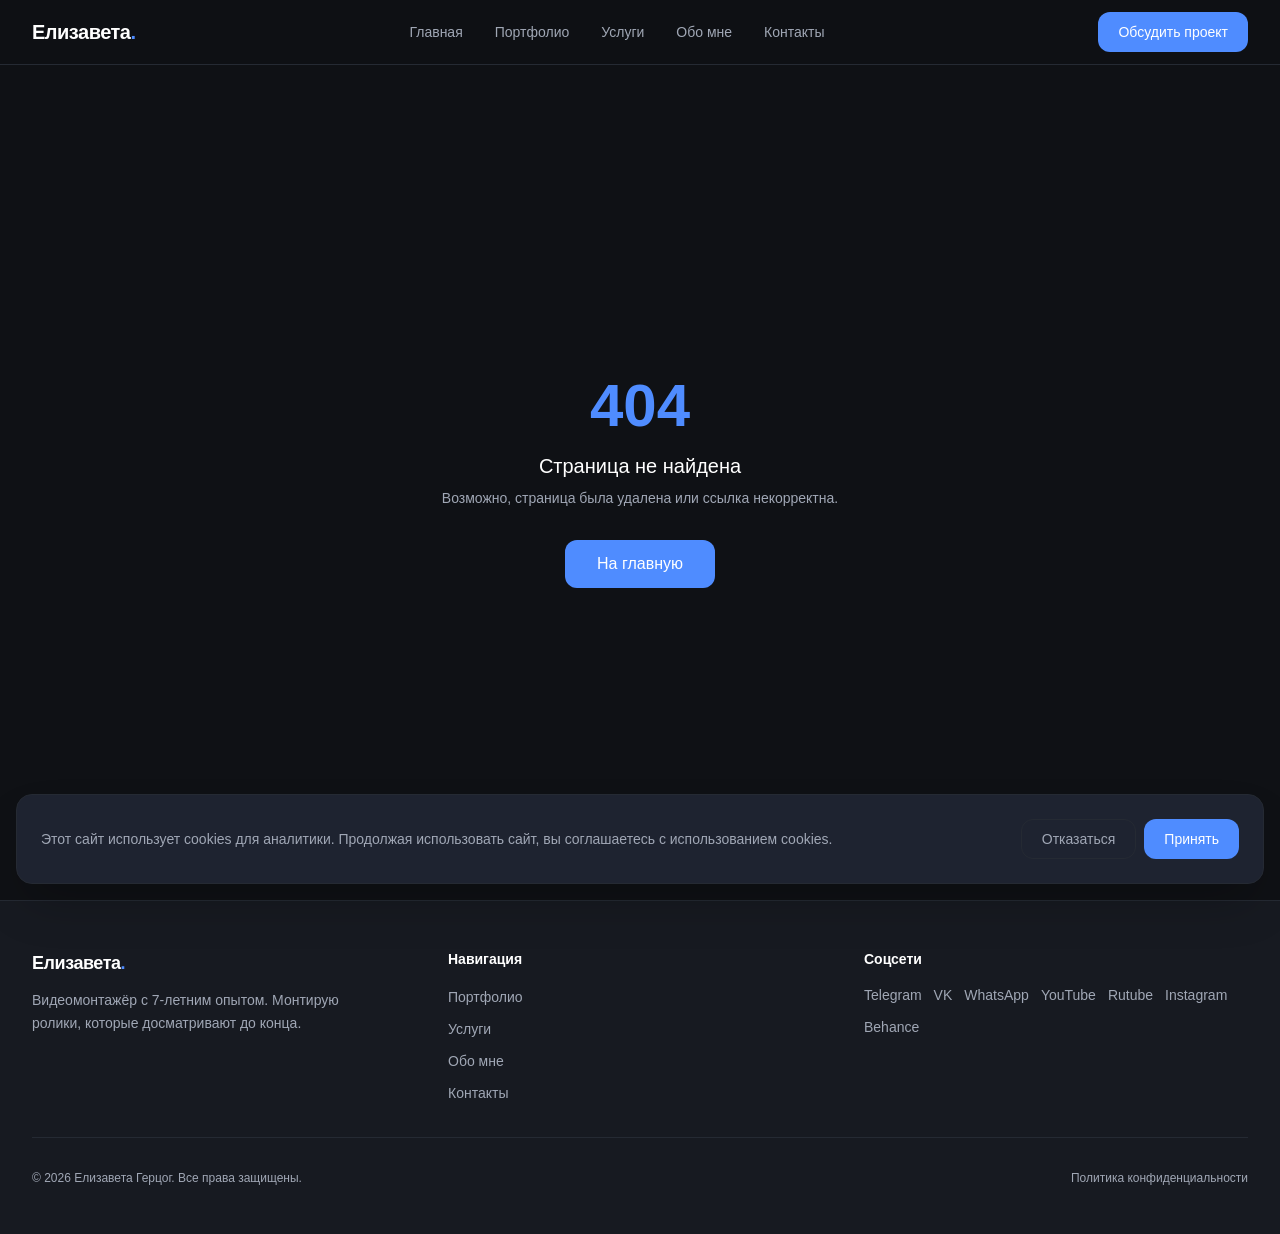
<file: _not-found.html>
<!DOCTYPE html><html lang="ru" class="h-full antialiased"><head><meta charSet="utf-8"/><meta name="viewport" content="width=device-width, initial-scale=1"/><link rel="stylesheet" href="/_next/static/chunks/3oob62g0uo38f.css" data-precedence="next"/><link rel="preload" as="script" fetchPriority="low" href="/_next/static/chunks/10qk6v6416kh8.js"/><script src="/_next/static/chunks/27jktro2p5rq9.js" async=""></script><script src="/_next/static/chunks/3rxl-jt3pdxgx.js" async=""></script><script src="/_next/static/chunks/082obv3v03b-9.js" async=""></script><script src="/_next/static/chunks/turbopack-0hhk52o46twmi.js" async=""></script><script src="/_next/static/chunks/1t2poc9vz9_js.js" async=""></script><script src="/_next/static/chunks/14mrh2-p_w84d.js" async=""></script><meta name="robots" content="noindex"/><title>Елизавета Герцог — видеомонтажёр | Портфолио</title><meta name="description" content="Профессиональный видеомонтаж рекламных роликов, контента для соцсетей, клипов и корпоративных фильмов. Более 7 лет опыта."/><meta property="og:title" content="Елизавета Герцог — видеомонтажёр"/><meta property="og:description" content="Профессиональный видеомонтаж рекламных роликов, контента для соцсетей, клипов и корпоративных фильмов."/><meta property="og:site_name" content="Елизавета Герцог — видеомонтажёр"/><meta property="og:type" content="website"/><meta name="twitter:card" content="summary"/><meta name="twitter:title" content="Елизавета Герцог — видеомонтажёр"/><meta name="twitter:description" content="Профессиональный видеомонтаж рекламных роликов, контента для соцсетей, клипов и корпоративных фильмов."/><link rel="icon" href="/favicon.ico?favicon.2vob68tjqpejf.ico" sizes="256x256" type="image/x-icon"/><script src="/_next/static/chunks/0cz1d0mv5g_q7.js" noModule=""></script></head><body class="min-h-full flex flex-col bg-bg-primary text-text-primary font-sans"><div hidden=""><!--$--><!--/$--></div><header class="fixed top-0 left-0 right-0 z-50 bg-header-bg backdrop-blur-xl border-b border-border-primary"><div class="mx-auto max-w-[1400px] px-4 sm:px-6 lg:px-8"><div class="flex h-16 items-center justify-between"><a class="text-xl font-bold tracking-tight text-text-primary hover:text-accent transition-colors" href="/">Елизавета<span class="text-accent">.</span></a><nav class="hidden md:flex items-center gap-8"><a class="text-sm font-medium transition-colors hover:text-accent text-text-secondary" href="/">Главная</a><a class="text-sm font-medium transition-colors hover:text-accent text-text-secondary" href="/portfolio">Портфолио</a><a class="text-sm font-medium transition-colors hover:text-accent text-text-secondary" href="/services">Услуги</a><a class="text-sm font-medium transition-colors hover:text-accent text-text-secondary" href="/about">Обо мне</a><a class="text-sm font-medium transition-colors hover:text-accent text-text-secondary" href="/contacts">Контакты</a></nav><a class="hidden md:inline-flex items-center h-10 px-5 text-sm font-medium rounded-xl bg-accent text-white hover:bg-accent-hover transition-all duration-200 hover:-translate-y-0.5" href="/contacts">Обсудить проект</a><button class="md:hidden flex flex-col gap-1.5 p-3 -mr-3 touch-manipulation" aria-label="Открыть меню"><span class="block h-0.5 w-6 bg-text-primary transition-all duration-200 "></span><span class="block h-0.5 w-6 bg-text-primary transition-all duration-200 "></span><span class="block h-0.5 w-6 bg-text-primary transition-all duration-200 "></span></button></div></div></header><main class="flex-1 pt-16"><div class="flex flex-col items-center justify-center min-h-[calc(100vh-4rem)] text-center px-4"><h1 class="text-6xl font-bold text-accent">404</h1><p class="mt-4 text-xl text-text-primary">Страница не найдена</p><p class="mt-2 text-sm text-text-secondary">Возможно, страница была удалена или ссылка некорректна.</p><a class="mt-8 inline-flex items-center h-12 px-8 text-base font-medium rounded-xl bg-accent text-white hover:bg-accent-hover transition-all duration-200" href="/">На главную</a></div><!--$--><!--/$--></main><footer class="border-t border-border-primary bg-bg-card"><div class="mx-auto max-w-[1400px] px-4 sm:px-6 lg:px-8 py-12"><div class="grid grid-cols-1 md:grid-cols-3 gap-8"><div><a class="text-lg font-bold tracking-tight text-text-primary" href="/">Елизавета<span class="text-accent">.</span></a><p class="mt-3 text-sm text-text-secondary leading-relaxed max-w-xs">Видеомонтажёр с 7-летним опытом. Монтирую ролики, которые досматривают до конца.</p></div><div><h3 class="text-sm font-semibold text-text-primary mb-4">Навигация</h3><ul class="space-y-2"><li><a class="text-sm text-text-secondary hover:text-accent transition-colors" href="/portfolio">Портфолио</a></li><li><a class="text-sm text-text-secondary hover:text-accent transition-colors" href="/services">Услуги</a></li><li><a class="text-sm text-text-secondary hover:text-accent transition-colors" href="/about">Обо мне</a></li><li><a class="text-sm text-text-secondary hover:text-accent transition-colors" href="/contacts">Контакты</a></li></ul></div><div><h3 class="text-sm font-semibold text-text-primary mb-4">Соцсети</h3><div class="flex flex-wrap gap-3"><a href="https://t.me/editor" target="_blank" rel="noopener noreferrer" class="text-sm text-text-secondary hover:text-accent transition-colors">Telegram</a><a href="https://vk.com/editor" target="_blank" rel="noopener noreferrer" class="text-sm text-text-secondary hover:text-accent transition-colors">VK</a><a href="https://wa.me/79991234567" target="_blank" rel="noopener noreferrer" class="text-sm text-text-secondary hover:text-accent transition-colors">WhatsApp</a><a href="https://youtube.com/@editor" target="_blank" rel="noopener noreferrer" class="text-sm text-text-secondary hover:text-accent transition-colors">YouTube</a><a href="https://rutube.ru/channel/editor" target="_blank" rel="noopener noreferrer" class="text-sm text-text-secondary hover:text-accent transition-colors">Rutube</a><a href="https://instagram.com/editor" target="_blank" rel="noopener noreferrer" class="text-sm text-text-secondary hover:text-accent transition-colors">Instagram</a><a href="https://behance.net/editor" target="_blank" rel="noopener noreferrer" class="text-sm text-text-secondary hover:text-accent transition-colors">Behance</a></div></div></div><div class="mt-8 pt-8 border-t border-border-primary flex flex-col sm:flex-row items-center justify-between gap-4"><p class="text-xs text-text-secondary">© <!-- -->2026<!-- --> Елизавета Герцог. Все права защищены.</p><a class="text-xs text-text-secondary hover:text-accent transition-colors" href="/policy">Политика конфиденциальности</a></div></div></footer><script src="/_next/static/chunks/10qk6v6416kh8.js" id="_R_" async=""></script><script>(self.__next_f=self.__next_f||[]).push([0])</script><script>self.__next_f.push([1,"1:\"$Sreact.fragment\"\n2:I[2971,[\"/_next/static/chunks/1t2poc9vz9_js.js\",\"/_next/static/chunks/14mrh2-p_w84d.js\"],\"Header\"]\n3:I[39756,[\"/_next/static/chunks/1t2poc9vz9_js.js\",\"/_next/static/chunks/14mrh2-p_w84d.js\"],\"default\"]\n4:I[37457,[\"/_next/static/chunks/1t2poc9vz9_js.js\",\"/_next/static/chunks/14mrh2-p_w84d.js\"],\"default\"]\n5:I[22016,[\"/_next/static/chunks/1t2poc9vz9_js.js\",\"/_next/static/chunks/14mrh2-p_w84d.js\"],\"\"]\nf:I[68027,[\"/_next/static/chunks/1t2poc9vz9_js.js\",\"/_next/static/chunks/14mrh2-p_w84d.js\"],\"default\",1]\n:HL[\"/_next/static/chunks/3oob62g0uo38f.css\",\"style\"]\n"])</script><script>self.__next_f.push([1,"0:{\"P\":null,\"c\":[\"\",\"_not-found\"],\"q\":\"\",\"i\":false,\"f\":[[[\"\",{\"children\":[\"/_not-found\",{\"children\":[\"__PAGE__\",{}]}]},\"$undefined\",\"$undefined\",16],[[\"$\",\"$1\",\"c\",{\"children\":[[[\"$\",\"link\",\"0\",{\"rel\":\"stylesheet\",\"href\":\"/_next/static/chunks/3oob62g0uo38f.css\",\"precedence\":\"next\",\"crossOrigin\":\"$undefined\",\"nonce\":\"$undefined\"}],[\"$\",\"script\",\"script-0\",{\"src\":\"/_next/static/chunks/1t2poc9vz9_js.js\",\"async\":true,\"nonce\":\"$undefined\"}],[\"$\",\"script\",\"script-1\",{\"src\":\"/_next/static/chunks/14mrh2-p_w84d.js\",\"async\":true,\"nonce\":\"$undefined\"}]],[\"$\",\"html\",null,{\"lang\":\"ru\",\"className\":\"h-full antialiased\",\"children\":[\"$\",\"body\",null,{\"className\":\"min-h-full flex flex-col bg-bg-primary text-text-primary font-sans\",\"children\":[[\"$\",\"$L2\",null,{}],[\"$\",\"main\",null,{\"className\":\"flex-1 pt-16\",\"children\":[\"$\",\"$L3\",null,{\"parallelRouterKey\":\"children\",\"error\":\"$undefined\",\"errorStyles\":\"$undefined\",\"errorScripts\":\"$undefined\",\"template\":[\"$\",\"$L4\",null,{}],\"templateStyles\":\"$undefined\",\"templateScripts\":\"$undefined\",\"notFound\":[[\"$\",\"div\",null,{\"className\":\"flex flex-col items-center justify-center min-h-[calc(100vh-4rem)] text-center px-4\",\"children\":[[\"$\",\"h1\",null,{\"className\":\"text-6xl font-bold text-accent\",\"children\":\"404\"}],[\"$\",\"p\",null,{\"className\":\"mt-4 text-xl text-text-primary\",\"children\":\"Страница не найдена\"}],[\"$\",\"p\",null,{\"className\":\"mt-2 text-sm text-text-secondary\",\"children\":\"Возможно, страница была удалена или ссылка некорректна.\"}],[\"$\",\"$L5\",null,{\"href\":\"/\",\"className\":\"mt-8 inline-flex items-center h-12 px-8 text-base font-medium rounded-xl bg-accent text-white hover:bg-accent-hover transition-all duration-200\",\"children\":\"На главную\"}]]}],[]],\"forbidden\":\"$undefined\",\"unauthorized\":\"$undefined\"}]}],[\"$\",\"footer\",null,{\"className\":\"border-t border-border-primary bg-bg-card\",\"children\":[\"$\",\"div\",null,{\"className\":\"mx-auto max-w-[1400px] px-4 sm:px-6 lg:px-8 py-12\",\"children\":[[\"$\",\"div\",null,{\"className\":\"grid grid-cols-1 md:grid-cols-3 gap-8\",\"children\":[[\"$\",\"div\",null,{\"children\":[[\"$\",\"$L5\",null,{\"href\":\"/\",\"className\":\"text-lg font-bold tracking-tight text-text-primary\",\"children\":[\"Елизавета\",[\"$\",\"span\",null,{\"className\":\"text-accent\",\"children\":\".\"}]]}],[\"$\",\"p\",null,{\"className\":\"mt-3 text-sm text-text-secondary leading-relaxed max-w-xs\",\"children\":\"Видеомонтажёр с 7-летним опытом. Монтирую ролики, которые досматривают до конца.\"}]]}],[\"$\",\"div\",null,{\"children\":[[\"$\",\"h3\",null,{\"className\":\"text-sm font-semibold text-text-primary mb-4\",\"children\":\"Навигация\"}],[\"$\",\"ul\",null,{\"className\":\"space-y-2\",\"children\":[[\"$\",\"li\",\"/portfolio\",{\"children\":[\"$\",\"$L5\",null,{\"href\":\"/portfolio\",\"className\":\"text-sm text-text-secondary hover:text-accent transition-colors\",\"children\":\"Портфолио\"}]}],[\"$\",\"li\",\"/services\",{\"children\":[\"$\",\"$L5\",null,{\"href\":\"/services\",\"className\":\"text-sm text-text-secondary hover:text-accent transition-colors\",\"children\":\"Услуги\"}]}],[\"$\",\"li\",\"/about\",{\"children\":[\"$\",\"$L5\",null,{\"href\":\"/about\",\"className\":\"text-sm text-text-secondary hover:text-accent transition-colors\",\"children\":\"Обо мне\"}]}],[\"$\",\"li\",\"/contacts\",{\"children\":[\"$\",\"$L5\",null,{\"href\":\"/contacts\",\"className\":\"text-sm text-text-secondary hover:text-accent transition-colors\",\"children\":\"Контакты\"}]}]]}]]}],[\"$\",\"div\",null,{\"children\":[[\"$\",\"h3\",null,{\"className\":\"text-sm font-semibold text-text-primary mb-4\",\"children\":\"Соцсети\"}],[\"$\",\"div\",null,{\"className\":\"flex flex-wrap gap-3\",\"children\":[[\"$\",\"a\",null,{\"href\":\"https://t.me/editor\",\"target\":\"_blank\",\"rel\":\"noopener noreferrer\",\"className\":\"text-sm text-text-secondary hover:text-accent transition-colors\",\"children\":\"Telegram\"}],[\"$\",\"a\",null,{\"href\":\"https://vk.com/editor\",\"target\":\"_blank\",\"rel\":\"noopener noreferrer\",\"className\":\"text-sm text-text-secondary hover:text-accent transition-colors\",\"children\":\"VK\"}],[\"$\",\"a\",null,{\"href\":\"https://wa.me/79991234567\",\"target\":\"_blank\",\"rel\":\"noopener noreferrer\",\"className\":\"text-sm text-text-secondary hover:text-accent transition-colors\",\"children\":\"WhatsApp\"}],[\"$\",\"a\",null,{\"href\":\"https://youtube.com/@editor\",\"target\":\"_blank\",\"rel\":\"noopener noreferrer\",\"className\":\"text-sm text-text-secondary hover:text-accent transition-colors\",\"children\":\"YouTube\"}],[\"$\",\"a\",null,{\"href\":\"https://rutube.ru/channel/editor\",\"target\":\"_blank\",\"rel\":\"noopener noreferrer\",\"className\":\"text-sm text-text-secondary hover:text-accent transition-colors\",\"children\":\"Rutube\"}],\"$L6\",\"$L7\"]}]]}]]}],\"$L8\"]}]}],\"$L9\",\"$La\"]}]}]]}],{\"children\":[\"$Lb\",{\"children\":[\"$Lc\",{},null,false,null]},null,false,\"$@d\"]},null,false,null],\"$Le\",false]],\"m\":\"$undefined\",\"G\":[\"$f\",[\"$L10\"]],\"S\":true,\"h\":null,\"s\":\"$undefined\",\"l\":\"$undefined\",\"p\":\"$undefined\",\"d\":\"$undefined\",\"b\":\"LYtJGUkDXsnBd4_8rW0sw\"}\n"])</script><script>self.__next_f.push([1,"11:I[40244,[\"/_next/static/chunks/1t2poc9vz9_js.js\",\"/_next/static/chunks/14mrh2-p_w84d.js\"],\"CookieBanner\"]\n12:I[60756,[\"/_next/static/chunks/1t2poc9vz9_js.js\",\"/_next/static/chunks/14mrh2-p_w84d.js\"],\"YandexMetrics\"]\n13:I[97367,[\"/_next/static/chunks/1t2poc9vz9_js.js\",\"/_next/static/chunks/14mrh2-p_w84d.js\"],\"OutletBoundary\"]\n14:\"$Sreact.suspense\"\n17:I[97367,[\"/_next/static/chunks/1t2poc9vz9_js.js\",\"/_next/static/chunks/14mrh2-p_w84d.js\"],\"ViewportBoundary\"]\n19:I[97367,[\"/_next/static/chunks/1t2poc9vz9_js.js\",\"/_next/static/chunks/14mrh2-p_w84d.js\"],\"MetadataBoundary\"]\n6:[\"$\",\"a\",null,{\"href\":\"https://instagram.com/editor\",\"target\":\"_blank\",\"rel\":\"noopener noreferrer\",\"className\":\"text-sm text-text-secondary hover:text-accent transition-colors\",\"children\":\"Instagram\"}]\n7:[\"$\",\"a\",null,{\"href\":\"https://behance.net/editor\",\"target\":\"_blank\",\"rel\":\"noopener noreferrer\",\"className\":\"text-sm text-text-secondary hover:text-accent transition-colors\",\"children\":\"Behance\"}]\n8:[\"$\",\"div\",null,{\"className\":\"mt-8 pt-8 border-t border-border-primary flex flex-col sm:flex-row items-center justify-between gap-4\",\"children\":[[\"$\",\"p\",null,{\"className\":\"text-xs text-text-secondary\",\"children\":[\"© \",2026,\" Елизавета Герцог. Все права защищены.\"]}],[\"$\",\"$L5\",null,{\"href\":\"/policy\",\"className\":\"text-xs text-text-secondary hover:text-accent transition-colors\",\"children\":\"Политика конфиденциальности\"}]]}]\n9:[\"$\",\"$L11\",null,{}]\na:[\"$\",\"$L12\",null,{}]\nb:[\"$\",\"$1\",\"c\",{\"children\":[null,[\"$\",\"$L3\",null,{\"parallelRouterKey\":\"children\",\"error\":\"$undefined\",\"errorStyles\":\"$undefined\",\"errorScripts\":\"$undefined\",\"template\":[\"$\",\"$L4\",null,{}],\"templateStyles\":\"$undefined\",\"templateScripts\":\"$undefined\",\"notFound\":\"$undefined\",\"forbidden\":\"$undefined\",\"unauthorized\":\"$undefined\"}]]}]\nc:[\"$\",\"$1\",\"c\",{\"children\":[[\"$\",\"div\",null,{\"className\":\"flex flex-col items-center justify-center min-h-[calc(100vh-4rem)] text-center px-4\",\"children\":[[\"$\",\"h1\",null,{\"className\":\"text-6xl font-bold text-accent\",\"children\":\"404\"}],[\"$\",\"p\",null,{\"className\":\"mt-4 text-xl text-text-primary\",\"children\":\"Страница не найдена\"}],[\"$\",\"p\",null,{\"className\":\"mt-2 text-sm text-text-secondary\",\"children\":\"Возможно, страница была удалена или ссылка некорректна.\"}],[\"$\",\"$L5\",null,{\"href\":\"/\",\"className\":\"mt-8 inline-flex items-center h-12 px-8 text-base font-medium rounded-xl bg-accent text-white hover:bg-accent-hover transition-all duration-200\",\"children\":\"На главную\"}]]}],null,[\"$\",\"$L13\",null,{\"children\":[\"$\",\"$14\",null,{\"name\":\"Next.MetadataOutlet\",\"children\":\"$@15\"}]}]]}]\n16:[]\nd:\"$W16\"\ne:[\"$\",\"$1\",\"h\",{\"children\":[[\"$\",\"meta\",null,{\"name\":\"robots\",\"content\":\"noindex\"}],[\"$\",\"$L17\",null,{\"children\":\"$L18\"}],[\"$\",\"div\",null,{\"hidden\":true,\"children\":[\"$\",\"$L19\",null,{\"children\":[\"$\",\"$14\",null,{\"name\":\"Next.Metadata\",\"children\":\"$L1a\"}]}]}],null]}]\n10:[\"$\",\"link\",\"0\",{\"rel\":\"stylesheet\",\"href\":\"/_next/static/chunks/3oob62g0uo38f.css\",\"precedence\":\"next\",\"crossOrigin\":\"$undefined\",\"nonce\":\"$undefined\"}]\n"])</script><script>self.__next_f.push([1,"18:[[\"$\",\"meta\",\"0\",{\"charSet\":\"utf-8\"}],[\"$\",\"meta\",\"1\",{\"name\":\"viewport\",\"content\":\"width=device-width, initial-scale=1\"}]]\n"])</script><script>self.__next_f.push([1,"1b:I[27201,[\"/_next/static/chunks/1t2poc9vz9_js.js\",\"/_next/static/chunks/14mrh2-p_w84d.js\"],\"IconMark\"]\n15:null\n1a:[[\"$\",\"title\",\"0\",{\"children\":\"Елизавета Герцог — видеомонтажёр | Портфолио\"}],[\"$\",\"meta\",\"1\",{\"name\":\"description\",\"content\":\"Профессиональный видеомонтаж рекламных роликов, контента для соцсетей, клипов и корпоративных фильмов. Более 7 лет опыта.\"}],[\"$\",\"meta\",\"2\",{\"property\":\"og:title\",\"content\":\"Елизавета Герцог — видеомонтажёр\"}],[\"$\",\"meta\",\"3\",{\"property\":\"og:description\",\"content\":\"Профессиональный видеомонтаж рекламных роликов, контента для соцсетей, клипов и корпоративных фильмов.\"}],[\"$\",\"meta\",\"4\",{\"property\":\"og:site_name\",\"content\":\"Елизавета Герцог — видеомонтажёр\"}],[\"$\",\"meta\",\"5\",{\"property\":\"og:type\",\"content\":\"website\"}],[\"$\",\"meta\",\"6\",{\"name\":\"twitter:card\",\"content\":\"summary\"}],[\"$\",\"meta\",\"7\",{\"name\":\"twitter:title\",\"content\":\"Елизавета Герцог — видеомонтажёр\"}],[\"$\",\"meta\",\"8\",{\"name\":\"twitter:description\",\"content\":\"Профессиональный видеомонтаж рекламных роликов, контента для соцсетей, клипов и корпоративных фильмов.\"}],[\"$\",\"link\",\"9\",{\"rel\":\"icon\",\"href\":\"/favicon.ico?favicon.2vob68tjqpejf.ico\",\"sizes\":\"256x256\",\"type\":\"image/x-icon\"}],[\"$\",\"$L1b\",\"10\",{}]]\n"])</script></body></html>
</file>
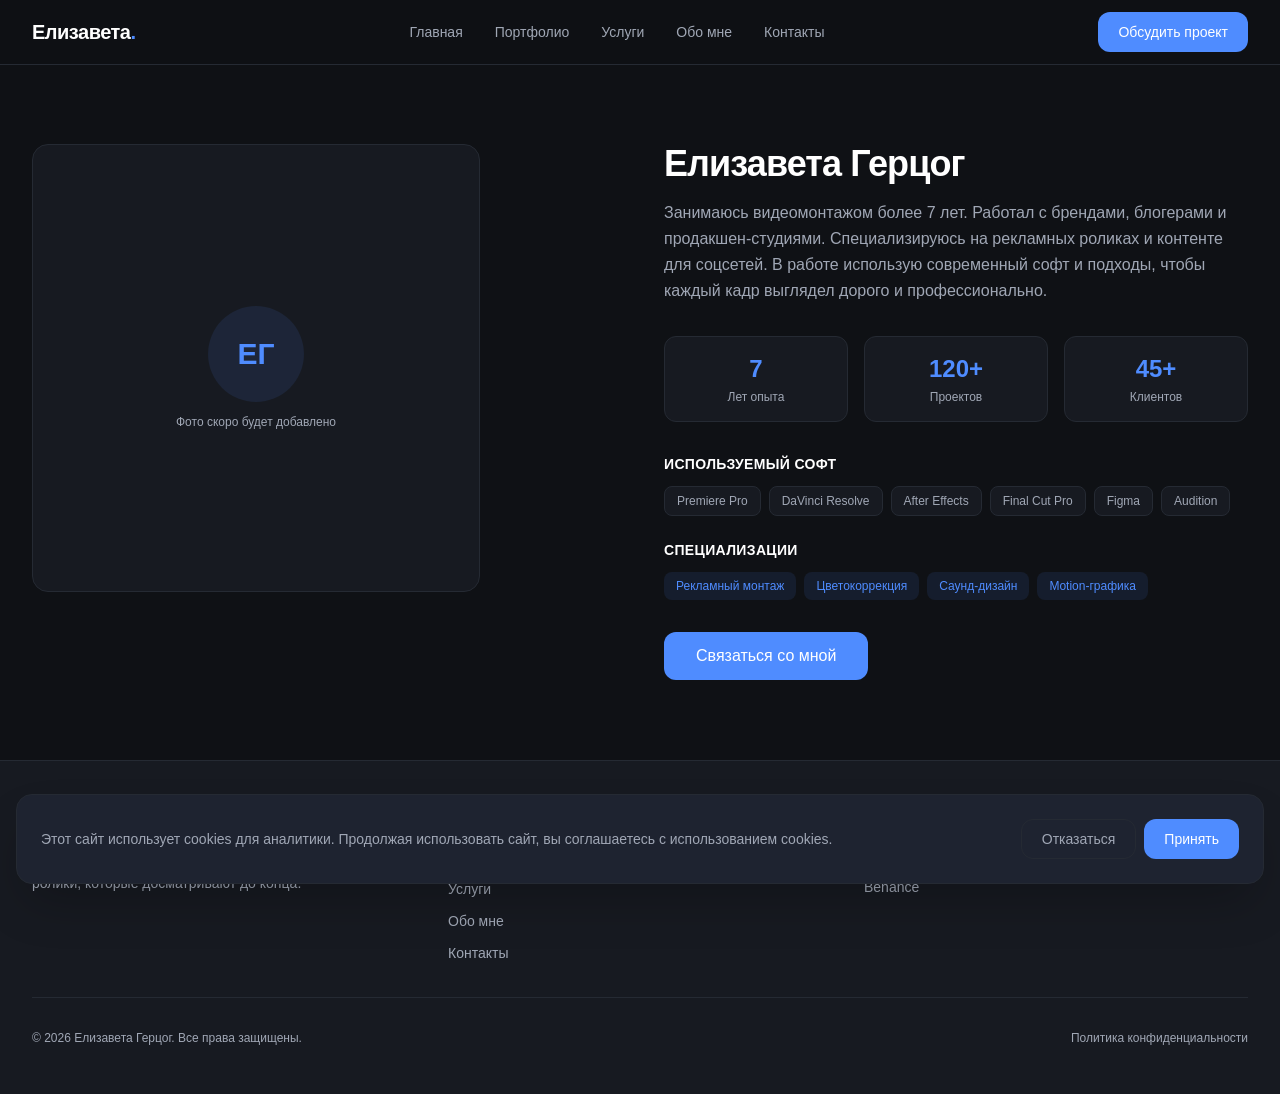
<file: about.html>
<!DOCTYPE html><html lang="ru" class="h-full antialiased"><head><meta charSet="utf-8"/><meta name="viewport" content="width=device-width, initial-scale=1"/><link rel="stylesheet" href="/_next/static/chunks/3oob62g0uo38f.css" data-precedence="next"/><link rel="preload" as="script" fetchPriority="low" href="/_next/static/chunks/10qk6v6416kh8.js"/><script src="/_next/static/chunks/27jktro2p5rq9.js" async=""></script><script src="/_next/static/chunks/3rxl-jt3pdxgx.js" async=""></script><script src="/_next/static/chunks/082obv3v03b-9.js" async=""></script><script src="/_next/static/chunks/turbopack-0hhk52o46twmi.js" async=""></script><script src="/_next/static/chunks/1t2poc9vz9_js.js" async=""></script><script src="/_next/static/chunks/14mrh2-p_w84d.js" async=""></script><title>Елизавета Герцог — видеомонтажёр | Портфолио</title><meta name="description" content="Профессиональный видеомонтаж рекламных роликов, контента для соцсетей, клипов и корпоративных фильмов. Более 7 лет опыта."/><meta property="og:title" content="Елизавета Герцог — видеомонтажёр"/><meta property="og:description" content="Профессиональный видеомонтаж рекламных роликов, контента для соцсетей, клипов и корпоративных фильмов."/><meta property="og:site_name" content="Елизавета Герцог — видеомонтажёр"/><meta property="og:type" content="website"/><meta name="twitter:card" content="summary"/><meta name="twitter:title" content="Елизавета Герцог — видеомонтажёр"/><meta name="twitter:description" content="Профессиональный видеомонтаж рекламных роликов, контента для соцсетей, клипов и корпоративных фильмов."/><link rel="icon" href="/favicon.ico?favicon.2vob68tjqpejf.ico" sizes="256x256" type="image/x-icon"/><script src="/_next/static/chunks/0cz1d0mv5g_q7.js" noModule=""></script></head><body class="min-h-full flex flex-col bg-bg-primary text-text-primary font-sans"><div hidden=""><!--$--><!--/$--></div><header class="fixed top-0 left-0 right-0 z-50 bg-header-bg backdrop-blur-xl border-b border-border-primary"><div class="mx-auto max-w-[1400px] px-4 sm:px-6 lg:px-8"><div class="flex h-16 items-center justify-between"><a class="text-xl font-bold tracking-tight text-text-primary hover:text-accent transition-colors" href="/">Елизавета<span class="text-accent">.</span></a><nav class="hidden md:flex items-center gap-8"><a class="text-sm font-medium transition-colors hover:text-accent text-text-secondary" href="/">Главная</a><a class="text-sm font-medium transition-colors hover:text-accent text-text-secondary" href="/portfolio">Портфолио</a><a class="text-sm font-medium transition-colors hover:text-accent text-text-secondary" href="/services">Услуги</a><a class="text-sm font-medium transition-colors hover:text-accent text-accent" href="/about">Обо мне</a><a class="text-sm font-medium transition-colors hover:text-accent text-text-secondary" href="/contacts">Контакты</a></nav><a class="hidden md:inline-flex items-center h-10 px-5 text-sm font-medium rounded-xl bg-accent text-white hover:bg-accent-hover transition-all duration-200 hover:-translate-y-0.5" href="/contacts">Обсудить проект</a><button class="md:hidden flex flex-col gap-1.5 p-3 -mr-3 touch-manipulation" aria-label="Открыть меню"><span class="block h-0.5 w-6 bg-text-primary transition-all duration-200 "></span><span class="block h-0.5 w-6 bg-text-primary transition-all duration-200 "></span><span class="block h-0.5 w-6 bg-text-primary transition-all duration-200 "></span></button></div></div></header><main class="flex-1 pt-16"><div class="mx-auto max-w-[1400px] px-4 sm:px-6 lg:px-8 py-12 sm:py-20"><div class="grid grid-cols-1 lg:grid-cols-2 gap-12 items-start"><div><div class="aspect-square max-w-md rounded-2xl bg-bg-card border border-border-primary flex items-center justify-center mx-auto lg:mx-0"><div class="text-center"><div class="w-24 h-24 rounded-full bg-accent/10 flex items-center justify-center mx-auto"><span class="text-3xl font-bold text-accent">ЕГ</span></div><p class="mt-3 text-xs text-text-secondary">Фото скоро будет добавлено</p></div></div></div><div><h1 class="text-3xl sm:text-4xl font-bold tracking-tight">Елизавета Герцог</h1><p class="mt-4 text-text-secondary leading-relaxed">Занимаюсь видеомонтажом более 7 лет. Работал с брендами, блогерами и продакшен-студиями. Специализируюсь на рекламных роликах и контенте для соцсетей. В работе использую современный софт и подходы, чтобы каждый кадр выглядел дорого и профессионально.</p><div class="mt-8 grid grid-cols-3 gap-4"><div class="p-4 rounded-xl bg-bg-card border border-border-primary text-center"><p class="text-2xl font-bold text-accent">7</p><p class="text-xs text-text-secondary mt-1">Лет опыта</p></div><div class="p-4 rounded-xl bg-bg-card border border-border-primary text-center"><p class="text-2xl font-bold text-accent">120<!-- -->+</p><p class="text-xs text-text-secondary mt-1">Проектов</p></div><div class="p-4 rounded-xl bg-bg-card border border-border-primary text-center"><p class="text-2xl font-bold text-accent">45<!-- -->+</p><p class="text-xs text-text-secondary mt-1">Клиентов</p></div></div><div class="mt-8"><h2 class="text-sm font-semibold text-text-primary uppercase tracking-wide">Используемый софт</h2><div class="mt-3 flex flex-wrap gap-2"><span class="px-3 py-1.5 text-xs font-medium rounded-lg bg-bg-card border border-border-primary text-text-secondary">Premiere Pro</span><span class="px-3 py-1.5 text-xs font-medium rounded-lg bg-bg-card border border-border-primary text-text-secondary">DaVinci Resolve</span><span class="px-3 py-1.5 text-xs font-medium rounded-lg bg-bg-card border border-border-primary text-text-secondary">After Effects</span><span class="px-3 py-1.5 text-xs font-medium rounded-lg bg-bg-card border border-border-primary text-text-secondary">Final Cut Pro</span><span class="px-3 py-1.5 text-xs font-medium rounded-lg bg-bg-card border border-border-primary text-text-secondary">Figma</span><span class="px-3 py-1.5 text-xs font-medium rounded-lg bg-bg-card border border-border-primary text-text-secondary">Audition</span></div></div><div class="mt-6"><h2 class="text-sm font-semibold text-text-primary uppercase tracking-wide">Специализации</h2><div class="mt-3 flex flex-wrap gap-2"><span class="px-3 py-1.5 text-xs font-medium rounded-lg bg-accent/10 text-accent">Рекламный монтаж</span><span class="px-3 py-1.5 text-xs font-medium rounded-lg bg-accent/10 text-accent">Цветокоррекция</span><span class="px-3 py-1.5 text-xs font-medium rounded-lg bg-accent/10 text-accent">Саунд-дизайн</span><span class="px-3 py-1.5 text-xs font-medium rounded-lg bg-accent/10 text-accent">Motion-графика</span></div></div><div class="mt-8"><a class="inline-flex items-center h-12 px-8 text-base font-medium rounded-xl transition-all duration-200 hover:-translate-y-0.5 active:translate-y-0 bg-accent text-white hover:bg-accent-hover " href="/contacts">Связаться со мной</a></div></div></div></div><!--$--><!--/$--></main><footer class="border-t border-border-primary bg-bg-card"><div class="mx-auto max-w-[1400px] px-4 sm:px-6 lg:px-8 py-12"><div class="grid grid-cols-1 md:grid-cols-3 gap-8"><div><a class="text-lg font-bold tracking-tight text-text-primary" href="/">Елизавета<span class="text-accent">.</span></a><p class="mt-3 text-sm text-text-secondary leading-relaxed max-w-xs">Видеомонтажёр с 7-летним опытом. Монтирую ролики, которые досматривают до конца.</p></div><div><h3 class="text-sm font-semibold text-text-primary mb-4">Навигация</h3><ul class="space-y-2"><li><a class="text-sm text-text-secondary hover:text-accent transition-colors" href="/portfolio">Портфолио</a></li><li><a class="text-sm text-text-secondary hover:text-accent transition-colors" href="/services">Услуги</a></li><li><a class="text-sm text-text-secondary hover:text-accent transition-colors" href="/about">Обо мне</a></li><li><a class="text-sm text-text-secondary hover:text-accent transition-colors" href="/contacts">Контакты</a></li></ul></div><div><h3 class="text-sm font-semibold text-text-primary mb-4">Соцсети</h3><div class="flex flex-wrap gap-3"><a href="https://t.me/editor" target="_blank" rel="noopener noreferrer" class="text-sm text-text-secondary hover:text-accent transition-colors">Telegram</a><a href="https://vk.com/editor" target="_blank" rel="noopener noreferrer" class="text-sm text-text-secondary hover:text-accent transition-colors">VK</a><a href="https://wa.me/79991234567" target="_blank" rel="noopener noreferrer" class="text-sm text-text-secondary hover:text-accent transition-colors">WhatsApp</a><a href="https://youtube.com/@editor" target="_blank" rel="noopener noreferrer" class="text-sm text-text-secondary hover:text-accent transition-colors">YouTube</a><a href="https://rutube.ru/channel/editor" target="_blank" rel="noopener noreferrer" class="text-sm text-text-secondary hover:text-accent transition-colors">Rutube</a><a href="https://instagram.com/editor" target="_blank" rel="noopener noreferrer" class="text-sm text-text-secondary hover:text-accent transition-colors">Instagram</a><a href="https://behance.net/editor" target="_blank" rel="noopener noreferrer" class="text-sm text-text-secondary hover:text-accent transition-colors">Behance</a></div></div></div><div class="mt-8 pt-8 border-t border-border-primary flex flex-col sm:flex-row items-center justify-between gap-4"><p class="text-xs text-text-secondary">© <!-- -->2026<!-- --> Елизавета Герцог. Все права защищены.</p><a class="text-xs text-text-secondary hover:text-accent transition-colors" href="/policy">Политика конфиденциальности</a></div></div></footer><script src="/_next/static/chunks/10qk6v6416kh8.js" id="_R_" async=""></script><script>(self.__next_f=self.__next_f||[]).push([0])</script><script>self.__next_f.push([1,"1:\"$Sreact.fragment\"\n2:I[2971,[\"/_next/static/chunks/1t2poc9vz9_js.js\",\"/_next/static/chunks/14mrh2-p_w84d.js\"],\"Header\"]\n3:I[39756,[\"/_next/static/chunks/1t2poc9vz9_js.js\",\"/_next/static/chunks/14mrh2-p_w84d.js\"],\"default\"]\n4:I[37457,[\"/_next/static/chunks/1t2poc9vz9_js.js\",\"/_next/static/chunks/14mrh2-p_w84d.js\"],\"default\"]\n5:I[22016,[\"/_next/static/chunks/1t2poc9vz9_js.js\",\"/_next/static/chunks/14mrh2-p_w84d.js\"],\"\"]\ne:I[68027,[\"/_next/static/chunks/1t2poc9vz9_js.js\",\"/_next/static/chunks/14mrh2-p_w84d.js\"],\"default\",1]\n:HL[\"/_next/static/chunks/3oob62g0uo38f.css\",\"style\"]\n"])</script><script>self.__next_f.push([1,"0:{\"P\":null,\"c\":[\"\",\"about\"],\"q\":\"\",\"i\":false,\"f\":[[[\"\",{\"children\":[\"about\",{\"children\":[\"__PAGE__\",{}]}]},\"$undefined\",\"$undefined\",16],[[\"$\",\"$1\",\"c\",{\"children\":[[[\"$\",\"link\",\"0\",{\"rel\":\"stylesheet\",\"href\":\"/_next/static/chunks/3oob62g0uo38f.css\",\"precedence\":\"next\",\"crossOrigin\":\"$undefined\",\"nonce\":\"$undefined\"}],[\"$\",\"script\",\"script-0\",{\"src\":\"/_next/static/chunks/1t2poc9vz9_js.js\",\"async\":true,\"nonce\":\"$undefined\"}],[\"$\",\"script\",\"script-1\",{\"src\":\"/_next/static/chunks/14mrh2-p_w84d.js\",\"async\":true,\"nonce\":\"$undefined\"}]],[\"$\",\"html\",null,{\"lang\":\"ru\",\"className\":\"h-full antialiased\",\"children\":[\"$\",\"body\",null,{\"className\":\"min-h-full flex flex-col bg-bg-primary text-text-primary font-sans\",\"children\":[[\"$\",\"$L2\",null,{}],[\"$\",\"main\",null,{\"className\":\"flex-1 pt-16\",\"children\":[\"$\",\"$L3\",null,{\"parallelRouterKey\":\"children\",\"error\":\"$undefined\",\"errorStyles\":\"$undefined\",\"errorScripts\":\"$undefined\",\"template\":[\"$\",\"$L4\",null,{}],\"templateStyles\":\"$undefined\",\"templateScripts\":\"$undefined\",\"notFound\":[[\"$\",\"div\",null,{\"className\":\"flex flex-col items-center justify-center min-h-[calc(100vh-4rem)] text-center px-4\",\"children\":[[\"$\",\"h1\",null,{\"className\":\"text-6xl font-bold text-accent\",\"children\":\"404\"}],[\"$\",\"p\",null,{\"className\":\"mt-4 text-xl text-text-primary\",\"children\":\"Страница не найдена\"}],[\"$\",\"p\",null,{\"className\":\"mt-2 text-sm text-text-secondary\",\"children\":\"Возможно, страница была удалена или ссылка некорректна.\"}],[\"$\",\"$L5\",null,{\"href\":\"/\",\"className\":\"mt-8 inline-flex items-center h-12 px-8 text-base font-medium rounded-xl bg-accent text-white hover:bg-accent-hover transition-all duration-200\",\"children\":\"На главную\"}]]}],[]],\"forbidden\":\"$undefined\",\"unauthorized\":\"$undefined\"}]}],[\"$\",\"footer\",null,{\"className\":\"border-t border-border-primary bg-bg-card\",\"children\":[\"$\",\"div\",null,{\"className\":\"mx-auto max-w-[1400px] px-4 sm:px-6 lg:px-8 py-12\",\"children\":[[\"$\",\"div\",null,{\"className\":\"grid grid-cols-1 md:grid-cols-3 gap-8\",\"children\":[[\"$\",\"div\",null,{\"children\":[[\"$\",\"$L5\",null,{\"href\":\"/\",\"className\":\"text-lg font-bold tracking-tight text-text-primary\",\"children\":[\"Елизавета\",[\"$\",\"span\",null,{\"className\":\"text-accent\",\"children\":\".\"}]]}],[\"$\",\"p\",null,{\"className\":\"mt-3 text-sm text-text-secondary leading-relaxed max-w-xs\",\"children\":\"Видеомонтажёр с 7-летним опытом. Монтирую ролики, которые досматривают до конца.\"}]]}],[\"$\",\"div\",null,{\"children\":[[\"$\",\"h3\",null,{\"className\":\"text-sm font-semibold text-text-primary mb-4\",\"children\":\"Навигация\"}],[\"$\",\"ul\",null,{\"className\":\"space-y-2\",\"children\":[[\"$\",\"li\",\"/portfolio\",{\"children\":[\"$\",\"$L5\",null,{\"href\":\"/portfolio\",\"className\":\"text-sm text-text-secondary hover:text-accent transition-colors\",\"children\":\"Портфолио\"}]}],[\"$\",\"li\",\"/services\",{\"children\":[\"$\",\"$L5\",null,{\"href\":\"/services\",\"className\":\"text-sm text-text-secondary hover:text-accent transition-colors\",\"children\":\"Услуги\"}]}],[\"$\",\"li\",\"/about\",{\"children\":[\"$\",\"$L5\",null,{\"href\":\"/about\",\"className\":\"text-sm text-text-secondary hover:text-accent transition-colors\",\"children\":\"Обо мне\"}]}],[\"$\",\"li\",\"/contacts\",{\"children\":[\"$\",\"$L5\",null,{\"href\":\"/contacts\",\"className\":\"text-sm text-text-secondary hover:text-accent transition-colors\",\"children\":\"Контакты\"}]}]]}]]}],[\"$\",\"div\",null,{\"children\":[[\"$\",\"h3\",null,{\"className\":\"text-sm font-semibold text-text-primary mb-4\",\"children\":\"Соцсети\"}],[\"$\",\"div\",null,{\"className\":\"flex flex-wrap gap-3\",\"children\":[[\"$\",\"a\",null,{\"href\":\"https://t.me/editor\",\"target\":\"_blank\",\"rel\":\"noopener noreferrer\",\"className\":\"text-sm text-text-secondary hover:text-accent transition-colors\",\"children\":\"Telegram\"}],[\"$\",\"a\",null,{\"href\":\"https://vk.com/editor\",\"target\":\"_blank\",\"rel\":\"noopener noreferrer\",\"className\":\"text-sm text-text-secondary hover:text-accent transition-colors\",\"children\":\"VK\"}],[\"$\",\"a\",null,{\"href\":\"https://wa.me/79991234567\",\"target\":\"_blank\",\"rel\":\"noopener noreferrer\",\"className\":\"text-sm text-text-secondary hover:text-accent transition-colors\",\"children\":\"WhatsApp\"}],[\"$\",\"a\",null,{\"href\":\"https://youtube.com/@editor\",\"target\":\"_blank\",\"rel\":\"noopener noreferrer\",\"className\":\"text-sm text-text-secondary hover:text-accent transition-colors\",\"children\":\"YouTube\"}],[\"$\",\"a\",null,{\"href\":\"https://rutube.ru/channel/editor\",\"target\":\"_blank\",\"rel\":\"noopener noreferrer\",\"className\":\"text-sm text-text-secondary hover:text-accent transition-colors\",\"children\":\"Rutube\"}],[\"$\",\"a\",null,{\"href\":\"https://instagram.com/editor\",\"target\":\"_blank\",\"rel\":\"noopener noreferrer\",\"className\":\"text-sm text-text-secondary hover:text-accent transition-colors\",\"children\":\"Instagram\"}],\"$L6\"]}]]}]]}],\"$L7\"]}]}],\"$L8\",\"$L9\"]}]}]]}],{\"children\":[\"$La\",{\"children\":[\"$Lb\",{},null,false,null]},null,false,\"$@c\"]},null,false,null],\"$Ld\",false]],\"m\":\"$undefined\",\"G\":[\"$e\",[\"$Lf\"]],\"S\":true,\"h\":null,\"s\":\"$undefined\",\"l\":\"$undefined\",\"p\":\"$undefined\",\"d\":\"$undefined\",\"b\":\"LYtJGUkDXsnBd4_8rW0sw\"}\n"])</script><script>self.__next_f.push([1,"10:I[40244,[\"/_next/static/chunks/1t2poc9vz9_js.js\",\"/_next/static/chunks/14mrh2-p_w84d.js\"],\"CookieBanner\"]\n11:I[60756,[\"/_next/static/chunks/1t2poc9vz9_js.js\",\"/_next/static/chunks/14mrh2-p_w84d.js\"],\"YandexMetrics\"]\n17:I[97367,[\"/_next/static/chunks/1t2poc9vz9_js.js\",\"/_next/static/chunks/14mrh2-p_w84d.js\"],\"ViewportBoundary\"]\n19:I[97367,[\"/_next/static/chunks/1t2poc9vz9_js.js\",\"/_next/static/chunks/14mrh2-p_w84d.js\"],\"MetadataBoundary\"]\n1a:\"$Sreact.suspense\"\n6:[\"$\",\"a\",null,{\"href\":\"https://behance.net/editor\",\"target\":\"_blank\",\"rel\":\"noopener noreferrer\",\"className\":\"text-sm text-text-secondary hover:text-accent transition-colors\",\"children\":\"Behance\"}]\n7:[\"$\",\"div\",null,{\"className\":\"mt-8 pt-8 border-t border-border-primary flex flex-col sm:flex-row items-center justify-between gap-4\",\"children\":[[\"$\",\"p\",null,{\"className\":\"text-xs text-text-secondary\",\"children\":[\"© \",2026,\" Елизавета Герцог. Все права защищены.\"]}],[\"$\",\"$L5\",null,{\"href\":\"/policy\",\"className\":\"text-xs text-text-secondary hover:text-accent transition-colors\",\"children\":\"Политика конфиденциальности\"}]]}]\n8:[\"$\",\"$L10\",null,{}]\n9:[\"$\",\"$L11\",null,{}]\na:[\"$\",\"$1\",\"c\",{\"children\":[null,[\"$\",\"$L3\",null,{\"parallelRouterKey\":\"children\",\"error\":\"$undefined\",\"errorStyles\":\"$undefined\",\"errorScripts\":\"$undefined\",\"template\":[\"$\",\"$L4\",null,{}],\"templateStyles\":\"$undefined\",\"templateScripts\":\"$undefined\",\"notFound\":\"$undefined\",\"forbidden\":\"$undefined\",\"unauthorized\":\"$undefined\"}]]}]\n"])</script><script>self.__next_f.push([1,"b:[\"$\",\"$1\",\"c\",{\"children\":[[\"$\",\"div\",null,{\"className\":\"mx-auto max-w-[1400px] px-4 sm:px-6 lg:px-8 py-12 sm:py-20\",\"children\":[\"$\",\"div\",null,{\"className\":\"grid grid-cols-1 lg:grid-cols-2 gap-12 items-start\",\"children\":[[\"$\",\"div\",null,{\"children\":[\"$\",\"div\",null,{\"className\":\"aspect-square max-w-md rounded-2xl bg-bg-card border border-border-primary flex items-center justify-center mx-auto lg:mx-0\",\"children\":[\"$\",\"div\",null,{\"className\":\"text-center\",\"children\":[[\"$\",\"div\",null,{\"className\":\"w-24 h-24 rounded-full bg-accent/10 flex items-center justify-center mx-auto\",\"children\":[\"$\",\"span\",null,{\"className\":\"text-3xl font-bold text-accent\",\"children\":\"ЕГ\"}]}],[\"$\",\"p\",null,{\"className\":\"mt-3 text-xs text-text-secondary\",\"children\":\"Фото скоро будет добавлено\"}]]}]}]}],[\"$\",\"div\",null,{\"children\":[[\"$\",\"h1\",null,{\"className\":\"text-3xl sm:text-4xl font-bold tracking-tight\",\"children\":\"Елизавета Герцог\"}],[\"$\",\"p\",null,{\"className\":\"mt-4 text-text-secondary leading-relaxed\",\"children\":\"Занимаюсь видеомонтажом более 7 лет. Работал с брендами, блогерами и продакшен-студиями. Специализируюсь на рекламных роликах и контенте для соцсетей. В работе использую современный софт и подходы, чтобы каждый кадр выглядел дорого и профессионально.\"}],[\"$\",\"div\",null,{\"className\":\"mt-8 grid grid-cols-3 gap-4\",\"children\":[[\"$\",\"div\",null,{\"className\":\"p-4 rounded-xl bg-bg-card border border-border-primary text-center\",\"children\":[[\"$\",\"p\",null,{\"className\":\"text-2xl font-bold text-accent\",\"children\":7}],[\"$\",\"p\",null,{\"className\":\"text-xs text-text-secondary mt-1\",\"children\":\"Лет опыта\"}]]}],[\"$\",\"div\",null,{\"className\":\"p-4 rounded-xl bg-bg-card border border-border-primary text-center\",\"children\":[[\"$\",\"p\",null,{\"className\":\"text-2xl font-bold text-accent\",\"children\":[120,\"+\"]}],[\"$\",\"p\",null,{\"className\":\"text-xs text-text-secondary mt-1\",\"children\":\"Проектов\"}]]}],[\"$\",\"div\",null,{\"className\":\"p-4 rounded-xl bg-bg-card border border-border-primary text-center\",\"children\":[[\"$\",\"p\",null,{\"className\":\"text-2xl font-bold text-accent\",\"children\":[45,\"+\"]}],[\"$\",\"p\",null,{\"className\":\"text-xs text-text-secondary mt-1\",\"children\":\"Клиентов\"}]]}]]}],[\"$\",\"div\",null,{\"className\":\"mt-8\",\"children\":[[\"$\",\"h2\",null,{\"className\":\"text-sm font-semibold text-text-primary uppercase tracking-wide\",\"children\":\"Используемый софт\"}],[\"$\",\"div\",null,{\"className\":\"mt-3 flex flex-wrap gap-2\",\"children\":[[\"$\",\"span\",\"Premiere Pro\",{\"className\":\"px-3 py-1.5 text-xs font-medium rounded-lg bg-bg-card border border-border-primary text-text-secondary\",\"children\":\"Premiere Pro\"}],[\"$\",\"span\",\"DaVinci Resolve\",{\"className\":\"px-3 py-1.5 text-xs font-medium rounded-lg bg-bg-card border border-border-primary text-text-secondary\",\"children\":\"DaVinci Resolve\"}],[\"$\",\"span\",\"After Effects\",{\"className\":\"px-3 py-1.5 text-xs font-medium rounded-lg bg-bg-card border border-border-primary text-text-secondary\",\"children\":\"After Effects\"}],[\"$\",\"span\",\"Final Cut Pro\",{\"className\":\"px-3 py-1.5 text-xs font-medium rounded-lg bg-bg-card border border-border-primary text-text-secondary\",\"children\":\"Final Cut Pro\"}],[\"$\",\"span\",\"Figma\",{\"className\":\"px-3 py-1.5 text-xs font-medium rounded-lg bg-bg-card border border-border-primary text-text-secondary\",\"children\":\"Figma\"}],[\"$\",\"span\",\"Audition\",{\"className\":\"px-3 py-1.5 text-xs font-medium rounded-lg bg-bg-card border border-border-primary text-text-secondary\",\"children\":\"Audition\"}]]}]]}],[\"$\",\"div\",null,{\"className\":\"mt-6\",\"children\":[[\"$\",\"h2\",null,{\"className\":\"text-sm font-semibold text-text-primary uppercase tracking-wide\",\"children\":\"Специализации\"}],[\"$\",\"div\",null,{\"className\":\"mt-3 flex flex-wrap gap-2\",\"children\":[[\"$\",\"span\",\"Рекламный монтаж\",{\"className\":\"px-3 py-1.5 text-xs font-medium rounded-lg bg-accent/10 text-accent\",\"children\":\"Рекламный монтаж\"}],[\"$\",\"span\",\"Цветокоррекция\",{\"className\":\"px-3 py-1.5 text-xs font-medium rounded-lg bg-accent/10 text-accent\",\"children\":\"Цветокоррекция\"}],\"$L12\",\"$L13\"]}]]}],\"$L14\"]}]]}]}],null,\"$L15\"]}]\n"])</script><script>self.__next_f.push([1,"16:[]\nc:\"$W16\"\nd:[\"$\",\"$1\",\"h\",{\"children\":[null,[\"$\",\"$L17\",null,{\"children\":\"$L18\"}],[\"$\",\"div\",null,{\"hidden\":true,\"children\":[\"$\",\"$L19\",null,{\"children\":[\"$\",\"$1a\",null,{\"name\":\"Next.Metadata\",\"children\":\"$L1b\"}]}]}],null]}]\nf:[\"$\",\"link\",\"0\",{\"rel\":\"stylesheet\",\"href\":\"/_next/static/chunks/3oob62g0uo38f.css\",\"precedence\":\"next\",\"crossOrigin\":\"$undefined\",\"nonce\":\"$undefined\"}]\n"])</script><script>self.__next_f.push([1,"1c:I[97367,[\"/_next/static/chunks/1t2poc9vz9_js.js\",\"/_next/static/chunks/14mrh2-p_w84d.js\"],\"OutletBoundary\"]\n12:[\"$\",\"span\",\"Саунд-дизайн\",{\"className\":\"px-3 py-1.5 text-xs font-medium rounded-lg bg-accent/10 text-accent\",\"children\":\"Саунд-дизайн\"}]\n13:[\"$\",\"span\",\"Motion-графика\",{\"className\":\"px-3 py-1.5 text-xs font-medium rounded-lg bg-accent/10 text-accent\",\"children\":\"Motion-графика\"}]\n14:[\"$\",\"div\",null,{\"className\":\"mt-8\",\"children\":[\"$\",\"$L5\",null,{\"href\":\"/contacts\",\"className\":\"inline-flex items-center h-12 px-8 text-base font-medium rounded-xl transition-all duration-200 hover:-translate-y-0.5 active:translate-y-0 bg-accent text-white hover:bg-accent-hover \",\"children\":\"Связаться со мной\"}]}]\n15:[\"$\",\"$L1c\",null,{\"children\":[\"$\",\"$1a\",null,{\"name\":\"Next.MetadataOutlet\",\"children\":\"$@1d\"}]}]\n"])</script><script>self.__next_f.push([1,"18:[[\"$\",\"meta\",\"0\",{\"charSet\":\"utf-8\"}],[\"$\",\"meta\",\"1\",{\"name\":\"viewport\",\"content\":\"width=device-width, initial-scale=1\"}]]\n"])</script><script>self.__next_f.push([1,"1e:I[27201,[\"/_next/static/chunks/1t2poc9vz9_js.js\",\"/_next/static/chunks/14mrh2-p_w84d.js\"],\"IconMark\"]\n1b:[[\"$\",\"title\",\"0\",{\"children\":\"Елизавета Герцог — видеомонтажёр | Портфолио\"}],[\"$\",\"meta\",\"1\",{\"name\":\"description\",\"content\":\"Профессиональный видеомонтаж рекламных роликов, контента для соцсетей, клипов и корпоративных фильмов. Более 7 лет опыта.\"}],[\"$\",\"meta\",\"2\",{\"property\":\"og:title\",\"content\":\"Елизавета Герцог — видеомонтажёр\"}],[\"$\",\"meta\",\"3\",{\"property\":\"og:description\",\"content\":\"Профессиональный видеомонтаж рекламных роликов, контента для соцсетей, клипов и корпоративных фильмов.\"}],[\"$\",\"meta\",\"4\",{\"property\":\"og:site_name\",\"content\":\"Елизавета Герцог — видеомонтажёр\"}],[\"$\",\"meta\",\"5\",{\"property\":\"og:type\",\"content\":\"website\"}],[\"$\",\"meta\",\"6\",{\"name\":\"twitter:card\",\"content\":\"summary\"}],[\"$\",\"meta\",\"7\",{\"name\":\"twitter:title\",\"content\":\"Елизавета Герцог — видеомонтажёр\"}],[\"$\",\"meta\",\"8\",{\"name\":\"twitter:description\",\"content\":\"Профессиональный видеомонтаж рекламных роликов, контента для соцсетей, клипов и корпоративных фильмов.\"}],[\"$\",\"link\",\"9\",{\"rel\":\"icon\",\"href\":\"/favicon.ico?favicon.2vob68tjqpejf.ico\",\"sizes\":\"256x256\",\"type\":\"image/x-icon\"}],[\"$\",\"$L1e\",\"10\",{}]]\n1d:null\n"])</script></body></html>
</file>
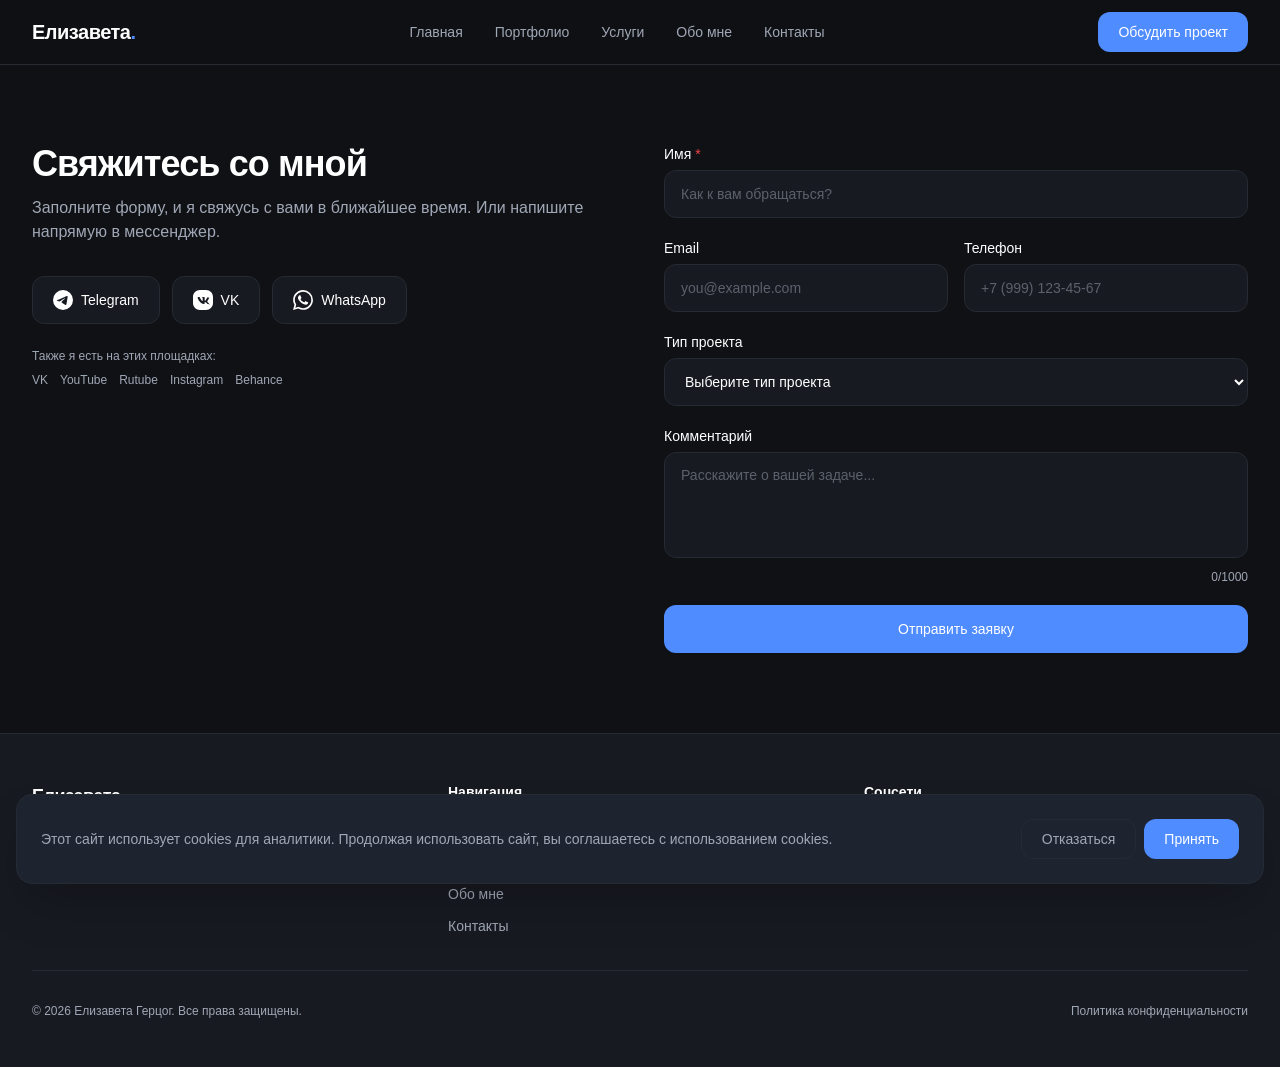
<file: contacts.html>
<!DOCTYPE html><html lang="ru" class="h-full antialiased"><head><meta charSet="utf-8"/><meta name="viewport" content="width=device-width, initial-scale=1"/><link rel="stylesheet" href="/_next/static/chunks/3oob62g0uo38f.css" data-precedence="next"/><link rel="preload" as="script" fetchPriority="low" href="/_next/static/chunks/10qk6v6416kh8.js"/><script src="/_next/static/chunks/27jktro2p5rq9.js" async=""></script><script src="/_next/static/chunks/3rxl-jt3pdxgx.js" async=""></script><script src="/_next/static/chunks/082obv3v03b-9.js" async=""></script><script src="/_next/static/chunks/turbopack-0hhk52o46twmi.js" async=""></script><script src="/_next/static/chunks/1t2poc9vz9_js.js" async=""></script><script src="/_next/static/chunks/14mrh2-p_w84d.js" async=""></script><script src="/_next/static/chunks/1yx1f67kvukrk.js" async=""></script><title>Елизавета Герцог — видеомонтажёр | Портфолио</title><meta name="description" content="Профессиональный видеомонтаж рекламных роликов, контента для соцсетей, клипов и корпоративных фильмов. Более 7 лет опыта."/><meta property="og:title" content="Елизавета Герцог — видеомонтажёр"/><meta property="og:description" content="Профессиональный видеомонтаж рекламных роликов, контента для соцсетей, клипов и корпоративных фильмов."/><meta property="og:site_name" content="Елизавета Герцог — видеомонтажёр"/><meta property="og:type" content="website"/><meta name="twitter:card" content="summary"/><meta name="twitter:title" content="Елизавета Герцог — видеомонтажёр"/><meta name="twitter:description" content="Профессиональный видеомонтаж рекламных роликов, контента для соцсетей, клипов и корпоративных фильмов."/><link rel="icon" href="/favicon.ico?favicon.2vob68tjqpejf.ico" sizes="256x256" type="image/x-icon"/><script src="/_next/static/chunks/0cz1d0mv5g_q7.js" noModule=""></script></head><body class="min-h-full flex flex-col bg-bg-primary text-text-primary font-sans"><div hidden=""><!--$--><!--/$--></div><header class="fixed top-0 left-0 right-0 z-50 bg-header-bg backdrop-blur-xl border-b border-border-primary"><div class="mx-auto max-w-[1400px] px-4 sm:px-6 lg:px-8"><div class="flex h-16 items-center justify-between"><a class="text-xl font-bold tracking-tight text-text-primary hover:text-accent transition-colors" href="/">Елизавета<span class="text-accent">.</span></a><nav class="hidden md:flex items-center gap-8"><a class="text-sm font-medium transition-colors hover:text-accent text-text-secondary" href="/">Главная</a><a class="text-sm font-medium transition-colors hover:text-accent text-text-secondary" href="/portfolio">Портфолио</a><a class="text-sm font-medium transition-colors hover:text-accent text-text-secondary" href="/services">Услуги</a><a class="text-sm font-medium transition-colors hover:text-accent text-text-secondary" href="/about">Обо мне</a><a class="text-sm font-medium transition-colors hover:text-accent text-accent" href="/contacts">Контакты</a></nav><a class="hidden md:inline-flex items-center h-10 px-5 text-sm font-medium rounded-xl bg-accent text-white hover:bg-accent-hover transition-all duration-200 hover:-translate-y-0.5" href="/contacts">Обсудить проект</a><button class="md:hidden flex flex-col gap-1.5 p-3 -mr-3 touch-manipulation" aria-label="Открыть меню"><span class="block h-0.5 w-6 bg-text-primary transition-all duration-200 "></span><span class="block h-0.5 w-6 bg-text-primary transition-all duration-200 "></span><span class="block h-0.5 w-6 bg-text-primary transition-all duration-200 "></span></button></div></div></header><main class="flex-1 pt-16"><div class="mx-auto max-w-[1400px] px-4 sm:px-6 lg:px-8 py-12 sm:py-20"><div class="grid grid-cols-1 lg:grid-cols-2 gap-12"><div><h1 class="text-3xl sm:text-4xl font-bold tracking-tight">Свяжитесь со мной</h1><p class="mt-3 text-text-secondary">Заполните форму, и я свяжусь с вами в ближайшее время. Или напишите напрямую в мессенджер.</p><div class="mt-8 flex flex-wrap gap-3"><a href="https://t.me/editor" target="_blank" rel="noopener noreferrer" class="flex items-center gap-2 h-12 px-5 rounded-xl bg-bg-card border border-border-primary text-sm font-medium text-text-primary hover:border-accent hover:text-accent transition-all duration-200"><svg class="w-5 h-5" fill="currentColor" viewBox="0 0 24 24"><path d="M11.944 0A12 12 0 000 12a12 12 0 0012 12 12 12 0 0012-12A12 12 0 0012 0a12 12 0 00-.056 0zm4.962 7.224c.1-.002.321.023.465.14a.506.506 0 01.171.325c.016.093.036.306.02.472-.18 1.898-.962 6.502-1.36 8.627-.168.9-.499 1.201-.82 1.23-.696.065-1.225-.46-1.9-.902-1.056-.693-1.653-1.124-2.678-1.8-1.185-.78-.417-1.21.258-1.91.177-.184 3.247-2.977 3.307-3.23.007-.032.014-.15-.056-.212s-.174-.041-.249-.024c-.106.024-1.793 1.14-5.061 3.345-.48.33-.913.49-1.302.48-.428-.008-1.252-.241-1.865-.44-.752-.245-1.349-.374-1.297-.789.027-.216.325-.437.893-.663 3.498-1.524 5.83-2.529 6.998-3.014 3.332-1.386 4.025-1.627 4.476-1.635z"></path></svg>Telegram</a><a href="https://vk.com/editor" target="_blank" rel="noopener noreferrer" class="flex items-center gap-2 h-12 px-5 rounded-xl bg-bg-card border border-border-primary text-sm font-medium text-text-primary hover:border-accent hover:text-accent transition-all duration-200"><svg class="w-5 h-5" fill="currentColor" viewBox="0 0 24 24"><path d="M15.684 0H8.316C3.732 0 0 3.732 0 8.316v7.368C0 20.268 3.732 24 8.316 24h7.368C20.268 24 24 20.268 24 15.684V8.316C24 3.732 20.268 0 15.684 0zm3.6 16.932h-1.416c-.6 0-.792-.468-1.872-1.584-.948-.936-1.356-1.056-1.596-1.056-.324 0-.432.12-.432.576v1.392c0 .396-.12.6-1.128.6-1.668 0-3.528-1.02-4.836-2.916C6.12 11.832 5.58 9.84 5.58 9.06c0-.276.108-.528.6-.528h1.428c.456 0 .624.204.792.696.864 2.148 2.304 4.032 2.904 4.032.216 0 .324-.108.324-.708v-2.496c0-.96-.564-1.044-.564-1.392 0-.168.132-.336.348-.336h2.088c.372 0 .492.204.492.636v3.444c0 .372.168.492.264.492.228 0 .396-.12.636-.372 1.044-1.2 1.8-3.06 1.8-3.06.096-.252.3-.468.756-.468h1.428c.516 0 .624.264.516.624-.216.864-2.184 3.852-2.184 3.852-.18.288-.252.432 0 .768.168.288.756.732 1.14 1.176.732.828 1.296 1.512 1.296 1.98.012.468-.24.708-.756.708z"></path></svg>VK</a><a href="https://wa.me/79991234567" target="_blank" rel="noopener noreferrer" class="flex items-center gap-2 h-12 px-5 rounded-xl bg-bg-card border border-border-primary text-sm font-medium text-text-primary hover:border-accent hover:text-accent transition-all duration-200"><svg class="w-5 h-5" fill="currentColor" viewBox="0 0 24 24"><path d="M17.472 14.382c-.297-.149-1.758-.867-2.03-.967-.273-.099-.471-.148-.67.15-.197.297-.767.966-.94 1.164-.173.199-.347.223-.644.075-.297-.15-1.255-.463-2.39-1.475-.883-.788-1.48-1.761-1.653-2.059-.173-.297-.018-.458.13-.606.134-.133.298-.347.446-.52.149-.174.198-.298.298-.497.099-.198.05-.371-.025-.52-.075-.149-.669-1.612-.916-2.207-.242-.579-.487-.5-.669-.51-.173-.008-.371-.01-.57-.01-.198 0-.52.074-.792.372-.272.297-1.04 1.016-1.04 2.479 0 1.462 1.065 2.875 1.213 3.074.149.198 2.096 3.2 5.077 4.487.709.306 1.262.489 1.694.625.712.227 1.36.195 1.871.118.571-.085 1.758-.719 2.006-1.413.248-.694.248-1.289.173-1.413-.074-.124-.272-.198-.57-.347m-5.421 7.403h-.004a9.87 9.87 0 01-5.031-1.378l-.361-.214-3.741.982.998-3.648-.235-.374a9.86 9.86 0 01-1.51-5.26c.001-5.45 4.436-9.884 9.888-9.884 2.64 0 5.122 1.03 6.988 2.898a9.825 9.825 0 012.893 6.994c-.003 5.45-4.437 9.884-9.885 9.884m8.413-18.297A11.815 11.815 0 0012.05 0C5.495 0 .16 5.335.157 11.892c0 2.096.547 4.142 1.588 5.945L.057 24l6.305-1.654a11.882 11.882 0 005.683 1.448h.005c6.554 0 11.89-5.335 11.893-11.893a11.821 11.821 0 00-3.48-8.413z"></path></svg>WhatsApp</a></div><div class="mt-6 space-y-2"><p class="text-xs text-text-secondary">Также я есть на этих площадках:</p><div class="flex flex-wrap gap-3"><a href="https://vk.com/editor" target="_blank" rel="noopener noreferrer" class="text-xs text-text-secondary hover:text-accent transition-colors">VK</a><a href="https://youtube.com/@editor" target="_blank" rel="noopener noreferrer" class="text-xs text-text-secondary hover:text-accent transition-colors">YouTube</a><a href="https://rutube.ru/channel/editor" target="_blank" rel="noopener noreferrer" class="text-xs text-text-secondary hover:text-accent transition-colors">Rutube</a><a href="https://instagram.com/editor" target="_blank" rel="noopener noreferrer" class="text-xs text-text-secondary hover:text-accent transition-colors">Instagram</a><a href="https://behance.net/editor" target="_blank" rel="noopener noreferrer" class="text-xs text-text-secondary hover:text-accent transition-colors">Behance</a></div></div></div><div><form class="space-y-5"><div><label for="name" class="block text-sm font-medium text-text-primary mb-1.5">Имя <span class="text-danger">*</span></label><input id="name" type="text" class="w-full h-12 px-4 rounded-xl bg-bg-card border text-sm text-text-primary placeholder:text-text-secondary/50 outline-none transition-colors border-border-primary focus:border-accent" placeholder="Как к вам обращаться?" value=""/></div><div class="grid grid-cols-1 sm:grid-cols-2 gap-4"><div><label for="email" class="block text-sm font-medium text-text-primary mb-1.5">Email</label><input id="email" type="email" class="w-full h-12 px-4 rounded-xl bg-bg-card border text-sm text-text-primary placeholder:text-text-secondary/50 outline-none transition-colors border-border-primary focus:border-accent" placeholder="you@example.com" value=""/></div><div><label for="phone" class="block text-sm font-medium text-text-primary mb-1.5">Телефон</label><input id="phone" type="tel" class="w-full h-12 px-4 rounded-xl bg-bg-card border text-sm text-text-primary placeholder:text-text-secondary/50 outline-none transition-colors border-border-primary focus:border-accent" placeholder="+7 (999) 123-45-67" value=""/></div></div><div><label for="projectType" class="block text-sm font-medium text-text-primary mb-1.5">Тип проекта</label><select id="projectType" class="w-full h-12 px-4 rounded-xl bg-bg-card border border-border-primary text-sm text-text-primary outline-none focus:border-accent transition-colors"><option value="" selected="">Выберите тип проекта</option><option value="ad">Рекламный ролик</option><option value="social">Контент для соцсетей</option><option value="music_video">Музыкальный клип</option><option value="wedding">Свадебный фильм</option><option value="corporate">Корпоративный</option><option value="other">Другое</option></select></div><div><label for="comment" class="block text-sm font-medium text-text-primary mb-1.5">Комментарий</label><textarea id="comment" rows="4" class="w-full px-4 py-3 rounded-xl bg-bg-card border border-border-primary text-sm text-text-primary placeholder:text-text-secondary/50 outline-none focus:border-accent transition-colors resize-none" placeholder="Расскажите о вашей задаче..."></textarea><p class="mt-1 text-xs text-text-secondary text-right">0<!-- -->/1000</p></div><button type="submit" class="w-full h-12 rounded-xl bg-accent text-white font-medium text-sm hover:bg-accent-hover transition-all duration-200 disabled:opacity-50 disabled:cursor-not-allowed flex items-center justify-center gap-2">Отправить заявку</button></form></div></div></div><!--$--><!--/$--></main><footer class="border-t border-border-primary bg-bg-card"><div class="mx-auto max-w-[1400px] px-4 sm:px-6 lg:px-8 py-12"><div class="grid grid-cols-1 md:grid-cols-3 gap-8"><div><a class="text-lg font-bold tracking-tight text-text-primary" href="/">Елизавета<span class="text-accent">.</span></a><p class="mt-3 text-sm text-text-secondary leading-relaxed max-w-xs">Видеомонтажёр с 7-летним опытом. Монтирую ролики, которые досматривают до конца.</p></div><div><h3 class="text-sm font-semibold text-text-primary mb-4">Навигация</h3><ul class="space-y-2"><li><a class="text-sm text-text-secondary hover:text-accent transition-colors" href="/portfolio">Портфолио</a></li><li><a class="text-sm text-text-secondary hover:text-accent transition-colors" href="/services">Услуги</a></li><li><a class="text-sm text-text-secondary hover:text-accent transition-colors" href="/about">Обо мне</a></li><li><a class="text-sm text-text-secondary hover:text-accent transition-colors" href="/contacts">Контакты</a></li></ul></div><div><h3 class="text-sm font-semibold text-text-primary mb-4">Соцсети</h3><div class="flex flex-wrap gap-3"><a href="https://t.me/editor" target="_blank" rel="noopener noreferrer" class="text-sm text-text-secondary hover:text-accent transition-colors">Telegram</a><a href="https://vk.com/editor" target="_blank" rel="noopener noreferrer" class="text-sm text-text-secondary hover:text-accent transition-colors">VK</a><a href="https://wa.me/79991234567" target="_blank" rel="noopener noreferrer" class="text-sm text-text-secondary hover:text-accent transition-colors">WhatsApp</a><a href="https://youtube.com/@editor" target="_blank" rel="noopener noreferrer" class="text-sm text-text-secondary hover:text-accent transition-colors">YouTube</a><a href="https://rutube.ru/channel/editor" target="_blank" rel="noopener noreferrer" class="text-sm text-text-secondary hover:text-accent transition-colors">Rutube</a><a href="https://instagram.com/editor" target="_blank" rel="noopener noreferrer" class="text-sm text-text-secondary hover:text-accent transition-colors">Instagram</a><a href="https://behance.net/editor" target="_blank" rel="noopener noreferrer" class="text-sm text-text-secondary hover:text-accent transition-colors">Behance</a></div></div></div><div class="mt-8 pt-8 border-t border-border-primary flex flex-col sm:flex-row items-center justify-between gap-4"><p class="text-xs text-text-secondary">© <!-- -->2026<!-- --> Елизавета Герцог. Все права защищены.</p><a class="text-xs text-text-secondary hover:text-accent transition-colors" href="/policy">Политика конфиденциальности</a></div></div></footer><script src="/_next/static/chunks/10qk6v6416kh8.js" id="_R_" async=""></script><script>(self.__next_f=self.__next_f||[]).push([0])</script><script>self.__next_f.push([1,"1:\"$Sreact.fragment\"\n2:I[2971,[\"/_next/static/chunks/1t2poc9vz9_js.js\",\"/_next/static/chunks/14mrh2-p_w84d.js\"],\"Header\"]\n3:I[39756,[\"/_next/static/chunks/1t2poc9vz9_js.js\",\"/_next/static/chunks/14mrh2-p_w84d.js\"],\"default\"]\n4:I[37457,[\"/_next/static/chunks/1t2poc9vz9_js.js\",\"/_next/static/chunks/14mrh2-p_w84d.js\"],\"default\"]\n5:I[22016,[\"/_next/static/chunks/1t2poc9vz9_js.js\",\"/_next/static/chunks/14mrh2-p_w84d.js\"],\"\"]\ne:I[68027,[\"/_next/static/chunks/1t2poc9vz9_js.js\",\"/_next/static/chunks/14mrh2-p_w84d.js\"],\"default\",1]\n:HL[\"/_next/static/chunks/3oob62g0uo38f.css\",\"style\"]\n"])</script><script>self.__next_f.push([1,"0:{\"P\":null,\"c\":[\"\",\"contacts\"],\"q\":\"\",\"i\":false,\"f\":[[[\"\",{\"children\":[\"contacts\",{\"children\":[\"__PAGE__\",{}]}]},\"$undefined\",\"$undefined\",16],[[\"$\",\"$1\",\"c\",{\"children\":[[[\"$\",\"link\",\"0\",{\"rel\":\"stylesheet\",\"href\":\"/_next/static/chunks/3oob62g0uo38f.css\",\"precedence\":\"next\",\"crossOrigin\":\"$undefined\",\"nonce\":\"$undefined\"}],[\"$\",\"script\",\"script-0\",{\"src\":\"/_next/static/chunks/1t2poc9vz9_js.js\",\"async\":true,\"nonce\":\"$undefined\"}],[\"$\",\"script\",\"script-1\",{\"src\":\"/_next/static/chunks/14mrh2-p_w84d.js\",\"async\":true,\"nonce\":\"$undefined\"}]],[\"$\",\"html\",null,{\"lang\":\"ru\",\"className\":\"h-full antialiased\",\"children\":[\"$\",\"body\",null,{\"className\":\"min-h-full flex flex-col bg-bg-primary text-text-primary font-sans\",\"children\":[[\"$\",\"$L2\",null,{}],[\"$\",\"main\",null,{\"className\":\"flex-1 pt-16\",\"children\":[\"$\",\"$L3\",null,{\"parallelRouterKey\":\"children\",\"error\":\"$undefined\",\"errorStyles\":\"$undefined\",\"errorScripts\":\"$undefined\",\"template\":[\"$\",\"$L4\",null,{}],\"templateStyles\":\"$undefined\",\"templateScripts\":\"$undefined\",\"notFound\":[[\"$\",\"div\",null,{\"className\":\"flex flex-col items-center justify-center min-h-[calc(100vh-4rem)] text-center px-4\",\"children\":[[\"$\",\"h1\",null,{\"className\":\"text-6xl font-bold text-accent\",\"children\":\"404\"}],[\"$\",\"p\",null,{\"className\":\"mt-4 text-xl text-text-primary\",\"children\":\"Страница не найдена\"}],[\"$\",\"p\",null,{\"className\":\"mt-2 text-sm text-text-secondary\",\"children\":\"Возможно, страница была удалена или ссылка некорректна.\"}],[\"$\",\"$L5\",null,{\"href\":\"/\",\"className\":\"mt-8 inline-flex items-center h-12 px-8 text-base font-medium rounded-xl bg-accent text-white hover:bg-accent-hover transition-all duration-200\",\"children\":\"На главную\"}]]}],[]],\"forbidden\":\"$undefined\",\"unauthorized\":\"$undefined\"}]}],[\"$\",\"footer\",null,{\"className\":\"border-t border-border-primary bg-bg-card\",\"children\":[\"$\",\"div\",null,{\"className\":\"mx-auto max-w-[1400px] px-4 sm:px-6 lg:px-8 py-12\",\"children\":[[\"$\",\"div\",null,{\"className\":\"grid grid-cols-1 md:grid-cols-3 gap-8\",\"children\":[[\"$\",\"div\",null,{\"children\":[[\"$\",\"$L5\",null,{\"href\":\"/\",\"className\":\"text-lg font-bold tracking-tight text-text-primary\",\"children\":[\"Елизавета\",[\"$\",\"span\",null,{\"className\":\"text-accent\",\"children\":\".\"}]]}],[\"$\",\"p\",null,{\"className\":\"mt-3 text-sm text-text-secondary leading-relaxed max-w-xs\",\"children\":\"Видеомонтажёр с 7-летним опытом. Монтирую ролики, которые досматривают до конца.\"}]]}],[\"$\",\"div\",null,{\"children\":[[\"$\",\"h3\",null,{\"className\":\"text-sm font-semibold text-text-primary mb-4\",\"children\":\"Навигация\"}],[\"$\",\"ul\",null,{\"className\":\"space-y-2\",\"children\":[[\"$\",\"li\",\"/portfolio\",{\"children\":[\"$\",\"$L5\",null,{\"href\":\"/portfolio\",\"className\":\"text-sm text-text-secondary hover:text-accent transition-colors\",\"children\":\"Портфолио\"}]}],[\"$\",\"li\",\"/services\",{\"children\":[\"$\",\"$L5\",null,{\"href\":\"/services\",\"className\":\"text-sm text-text-secondary hover:text-accent transition-colors\",\"children\":\"Услуги\"}]}],[\"$\",\"li\",\"/about\",{\"children\":[\"$\",\"$L5\",null,{\"href\":\"/about\",\"className\":\"text-sm text-text-secondary hover:text-accent transition-colors\",\"children\":\"Обо мне\"}]}],[\"$\",\"li\",\"/contacts\",{\"children\":[\"$\",\"$L5\",null,{\"href\":\"/contacts\",\"className\":\"text-sm text-text-secondary hover:text-accent transition-colors\",\"children\":\"Контакты\"}]}]]}]]}],[\"$\",\"div\",null,{\"children\":[[\"$\",\"h3\",null,{\"className\":\"text-sm font-semibold text-text-primary mb-4\",\"children\":\"Соцсети\"}],[\"$\",\"div\",null,{\"className\":\"flex flex-wrap gap-3\",\"children\":[[\"$\",\"a\",null,{\"href\":\"https://t.me/editor\",\"target\":\"_blank\",\"rel\":\"noopener noreferrer\",\"className\":\"text-sm text-text-secondary hover:text-accent transition-colors\",\"children\":\"Telegram\"}],[\"$\",\"a\",null,{\"href\":\"https://vk.com/editor\",\"target\":\"_blank\",\"rel\":\"noopener noreferrer\",\"className\":\"text-sm text-text-secondary hover:text-accent transition-colors\",\"children\":\"VK\"}],[\"$\",\"a\",null,{\"href\":\"https://wa.me/79991234567\",\"target\":\"_blank\",\"rel\":\"noopener noreferrer\",\"className\":\"text-sm text-text-secondary hover:text-accent transition-colors\",\"children\":\"WhatsApp\"}],[\"$\",\"a\",null,{\"href\":\"https://youtube.com/@editor\",\"target\":\"_blank\",\"rel\":\"noopener noreferrer\",\"className\":\"text-sm text-text-secondary hover:text-accent transition-colors\",\"children\":\"YouTube\"}],[\"$\",\"a\",null,{\"href\":\"https://rutube.ru/channel/editor\",\"target\":\"_blank\",\"rel\":\"noopener noreferrer\",\"className\":\"text-sm text-text-secondary hover:text-accent transition-colors\",\"children\":\"Rutube\"}],[\"$\",\"a\",null,{\"href\":\"https://instagram.com/editor\",\"target\":\"_blank\",\"rel\":\"noopener noreferrer\",\"className\":\"text-sm text-text-secondary hover:text-accent transition-colors\",\"children\":\"Instagram\"}],\"$L6\"]}]]}]]}],\"$L7\"]}]}],\"$L8\",\"$L9\"]}]}]]}],{\"children\":[\"$La\",{\"children\":[\"$Lb\",{},null,false,null]},null,false,\"$@c\"]},null,false,null],\"$Ld\",false]],\"m\":\"$undefined\",\"G\":[\"$e\",[\"$Lf\"]],\"S\":true,\"h\":null,\"s\":\"$undefined\",\"l\":\"$undefined\",\"p\":\"$undefined\",\"d\":\"$undefined\",\"b\":\"LYtJGUkDXsnBd4_8rW0sw\"}\n"])</script><script>self.__next_f.push([1,"10:I[40244,[\"/_next/static/chunks/1t2poc9vz9_js.js\",\"/_next/static/chunks/14mrh2-p_w84d.js\"],\"CookieBanner\"]\n11:I[60756,[\"/_next/static/chunks/1t2poc9vz9_js.js\",\"/_next/static/chunks/14mrh2-p_w84d.js\"],\"YandexMetrics\"]\n18:I[97367,[\"/_next/static/chunks/1t2poc9vz9_js.js\",\"/_next/static/chunks/14mrh2-p_w84d.js\"],\"ViewportBoundary\"]\n1a:I[97367,[\"/_next/static/chunks/1t2poc9vz9_js.js\",\"/_next/static/chunks/14mrh2-p_w84d.js\"],\"MetadataBoundary\"]\n1b:\"$Sreact.suspense\"\n6:[\"$\",\"a\",null,{\"href\":\"https://behance.net/editor\",\"target\":\"_blank\",\"rel\":\"noopener noreferrer\",\"className\":\"text-sm text-text-secondary hover:text-accent transition-colors\",\"children\":\"Behance\"}]\n7:[\"$\",\"div\",null,{\"className\":\"mt-8 pt-8 border-t border-border-primary flex flex-col sm:flex-row items-center justify-between gap-4\",\"children\":[[\"$\",\"p\",null,{\"className\":\"text-xs text-text-secondary\",\"children\":[\"© \",2026,\" Елизавета Герцог. Все права защищены.\"]}],[\"$\",\"$L5\",null,{\"href\":\"/policy\",\"className\":\"text-xs text-text-secondary hover:text-accent transition-colors\",\"children\":\"Политика конфиденциальности\"}]]}]\n8:[\"$\",\"$L10\",null,{}]\n9:[\"$\",\"$L11\",null,{}]\na:[\"$\",\"$1\",\"c\",{\"children\":[null,[\"$\",\"$L3\",null,{\"parallelRouterKey\":\"children\",\"error\":\"$undefined\",\"errorStyles\":\"$undefined\",\"errorScripts\":\"$undefined\",\"template\":[\"$\",\"$L4\",null,{}],\"templateStyles\":\"$undefined\",\"templateScripts\":\"$undefined\",\"notFound\":\"$undefined\",\"forbidden\":\"$undefined\",\"unauthorized\":\"$undefined\"}]]}]\n12:T450,M17.472 14.382c-.297-.149-1.758-.867-2.03-.967-.273-.099-.471-.148-.67.15-.197.297-.767.966-.94 1.164-.173.199-.347.223-.644.075-.297-.15-1.255-.463-2.39-1.475-.883-.788-1.48-1.761-1.653-2.059-.173-.297-.018-.458.13-.606.134-.133.298-.347.446-.52.149-.174.198-.298.298-.497.099-.198.05-.371-.025-.52-.075-.149-.669-1.612-.916-2.207-.242-.579-.487-.5-.669-.51-.173-.008-.371-.01-.57-.01-.198 0-.52.074-.792.372-.272.297-1.04 1.016-1.04 2.479 0 1.462 1.065 2.875 1.213 3.074.149.198 2.096 3.2 5.077 4.487.709.306 1.262.489 1.694.625.712.227 1.36.195 1.871.118.571-.085 1.758-.719 2.006-1.413.248-.694.248-1.289.173-1.413-.074-.124-.272-.198-.57-.347m-5.421 7.403h-.004a9.87 9.87 0 01-5.031-1.378l-.361-.214-3.741.982.998-3.648-.235-.374a9.86 9.86 0 01-1.51-5.26c.001-5.45 4.436-9.884 9.888-9.884 2.64 0 5.122 1.03 6.988 2.898a9.825 9.825 0 012.893 6.994c-.003 5.45-4.437 9.884-9.885 9.884m8.413-18.297A11.815 11.815 0 0012.05 0C5.495 0 .16 5.335.157 11.892c0 2.096.547 4.142 1.588 5.945L.057 24l6.305-1.654a11.882 11.882 0 005.683 1.448h.005c6.554 0 11.89-5.335 11.893-11.893a11.821 11.821 0 00-3.48-8.413z"])</script><script>self.__next_f.push([1,"b:[\"$\",\"$1\",\"c\",{\"children\":[[\"$\",\"div\",null,{\"className\":\"mx-auto max-w-[1400px] px-4 sm:px-6 lg:px-8 py-12 sm:py-20\",\"children\":[\"$\",\"div\",null,{\"className\":\"grid grid-cols-1 lg:grid-cols-2 gap-12\",\"children\":[[\"$\",\"div\",null,{\"children\":[[\"$\",\"h1\",null,{\"className\":\"text-3xl sm:text-4xl font-bold tracking-tight\",\"children\":\"Свяжитесь со мной\"}],[\"$\",\"p\",null,{\"className\":\"mt-3 text-text-secondary\",\"children\":\"Заполните форму, и я свяжусь с вами в ближайшее время. Или напишите напрямую в мессенджер.\"}],[\"$\",\"div\",null,{\"className\":\"mt-8 flex flex-wrap gap-3\",\"children\":[[\"$\",\"a\",null,{\"href\":\"https://t.me/editor\",\"target\":\"_blank\",\"rel\":\"noopener noreferrer\",\"className\":\"flex items-center gap-2 h-12 px-5 rounded-xl bg-bg-card border border-border-primary text-sm font-medium text-text-primary hover:border-accent hover:text-accent transition-all duration-200\",\"children\":[[\"$\",\"svg\",null,{\"className\":\"w-5 h-5\",\"fill\":\"currentColor\",\"viewBox\":\"0 0 24 24\",\"children\":[\"$\",\"path\",null,{\"d\":\"M11.944 0A12 12 0 000 12a12 12 0 0012 12 12 12 0 0012-12A12 12 0 0012 0a12 12 0 00-.056 0zm4.962 7.224c.1-.002.321.023.465.14a.506.506 0 01.171.325c.016.093.036.306.02.472-.18 1.898-.962 6.502-1.36 8.627-.168.9-.499 1.201-.82 1.23-.696.065-1.225-.46-1.9-.902-1.056-.693-1.653-1.124-2.678-1.8-1.185-.78-.417-1.21.258-1.91.177-.184 3.247-2.977 3.307-3.23.007-.032.014-.15-.056-.212s-.174-.041-.249-.024c-.106.024-1.793 1.14-5.061 3.345-.48.33-.913.49-1.302.48-.428-.008-1.252-.241-1.865-.44-.752-.245-1.349-.374-1.297-.789.027-.216.325-.437.893-.663 3.498-1.524 5.83-2.529 6.998-3.014 3.332-1.386 4.025-1.627 4.476-1.635z\"}]}],\"Telegram\"]}],[\"$\",\"a\",null,{\"href\":\"https://vk.com/editor\",\"target\":\"_blank\",\"rel\":\"noopener noreferrer\",\"className\":\"flex items-center gap-2 h-12 px-5 rounded-xl bg-bg-card border border-border-primary text-sm font-medium text-text-primary hover:border-accent hover:text-accent transition-all duration-200\",\"children\":[[\"$\",\"svg\",null,{\"className\":\"w-5 h-5\",\"fill\":\"currentColor\",\"viewBox\":\"0 0 24 24\",\"children\":[\"$\",\"path\",null,{\"d\":\"M15.684 0H8.316C3.732 0 0 3.732 0 8.316v7.368C0 20.268 3.732 24 8.316 24h7.368C20.268 24 24 20.268 24 15.684V8.316C24 3.732 20.268 0 15.684 0zm3.6 16.932h-1.416c-.6 0-.792-.468-1.872-1.584-.948-.936-1.356-1.056-1.596-1.056-.324 0-.432.12-.432.576v1.392c0 .396-.12.6-1.128.6-1.668 0-3.528-1.02-4.836-2.916C6.12 11.832 5.58 9.84 5.58 9.06c0-.276.108-.528.6-.528h1.428c.456 0 .624.204.792.696.864 2.148 2.304 4.032 2.904 4.032.216 0 .324-.108.324-.708v-2.496c0-.96-.564-1.044-.564-1.392 0-.168.132-.336.348-.336h2.088c.372 0 .492.204.492.636v3.444c0 .372.168.492.264.492.228 0 .396-.12.636-.372 1.044-1.2 1.8-3.06 1.8-3.06.096-.252.3-.468.756-.468h1.428c.516 0 .624.264.516.624-.216.864-2.184 3.852-2.184 3.852-.18.288-.252.432 0 .768.168.288.756.732 1.14 1.176.732.828 1.296 1.512 1.296 1.98.012.468-.24.708-.756.708z\"}]}],\"VK\"]}],[\"$\",\"a\",null,{\"href\":\"https://wa.me/79991234567\",\"target\":\"_blank\",\"rel\":\"noopener noreferrer\",\"className\":\"flex items-center gap-2 h-12 px-5 rounded-xl bg-bg-card border border-border-primary text-sm font-medium text-text-primary hover:border-accent hover:text-accent transition-all duration-200\",\"children\":[[\"$\",\"svg\",null,{\"className\":\"w-5 h-5\",\"fill\":\"currentColor\",\"viewBox\":\"0 0 24 24\",\"children\":[\"$\",\"path\",null,{\"d\":\"$12\"}]}],\"WhatsApp\"]}]]}],\"$L13\"]}],\"$L14\"]}]}],[\"$L15\"],\"$L16\"]}]\n"])</script><script>self.__next_f.push([1,"17:[]\nc:\"$W17\"\nd:[\"$\",\"$1\",\"h\",{\"children\":[null,[\"$\",\"$L18\",null,{\"children\":\"$L19\"}],[\"$\",\"div\",null,{\"hidden\":true,\"children\":[\"$\",\"$L1a\",null,{\"children\":[\"$\",\"$1b\",null,{\"name\":\"Next.Metadata\",\"children\":\"$L1c\"}]}]}],null]}]\nf:[\"$\",\"link\",\"0\",{\"rel\":\"stylesheet\",\"href\":\"/_next/static/chunks/3oob62g0uo38f.css\",\"precedence\":\"next\",\"crossOrigin\":\"$undefined\",\"nonce\":\"$undefined\"}]\n"])</script><script>self.__next_f.push([1,"1d:I[65254,[\"/_next/static/chunks/1t2poc9vz9_js.js\",\"/_next/static/chunks/14mrh2-p_w84d.js\",\"/_next/static/chunks/1yx1f67kvukrk.js\"],\"ContactForm\"]\n1e:I[97367,[\"/_next/static/chunks/1t2poc9vz9_js.js\",\"/_next/static/chunks/14mrh2-p_w84d.js\"],\"OutletBoundary\"]\n13:[\"$\",\"div\",null,{\"className\":\"mt-6 space-y-2\",\"children\":[[\"$\",\"p\",null,{\"className\":\"text-xs text-text-secondary\",\"children\":\"Также я есть на этих площадках:\"}],[\"$\",\"div\",null,{\"className\":\"flex flex-wrap gap-3\",\"children\":[[\"$\",\"a\",null,{\"href\":\"https://vk.com/editor\",\"target\":\"_blank\",\"rel\":\"noopener noreferrer\",\"className\":\"text-xs text-text-secondary hover:text-accent transition-colors\",\"children\":\"VK\"}],[\"$\",\"a\",null,{\"href\":\"https://youtube.com/@editor\",\"target\":\"_blank\",\"rel\":\"noopener noreferrer\",\"className\":\"text-xs text-text-secondary hover:text-accent transition-colors\",\"children\":\"YouTube\"}],[\"$\",\"a\",null,{\"href\":\"https://rutube.ru/channel/editor\",\"target\":\"_blank\",\"rel\":\"noopener noreferrer\",\"className\":\"text-xs text-text-secondary hover:text-accent transition-colors\",\"children\":\"Rutube\"}],[\"$\",\"a\",null,{\"href\":\"https://instagram.com/editor\",\"target\":\"_blank\",\"rel\":\"noopener noreferrer\",\"className\":\"text-xs text-text-secondary hover:text-accent transition-colors\",\"children\":\"Instagram\"}],[\"$\",\"a\",null,{\"href\":\"https://behance.net/editor\",\"target\":\"_blank\",\"rel\":\"noopener noreferrer\",\"className\":\"text-xs text-text-secondary hover:text-accent transition-colors\",\"children\":\"Behance\"}],\"$undefined\"]}]]}]\n14:[\"$\",\"div\",null,{\"children\":[\"$\",\"$L1d\",null,{}]}]\n15:[\"$\",\"script\",\"script-0\",{\"src\":\"/_next/static/chunks/1yx1f67kvukrk.js\",\"async\":true,\"nonce\":\"$undefined\"}]\n16:[\"$\",\"$L1e\",null,{\"children\":[\"$\",\"$1b\",null,{\"name\":\"Next.MetadataOutlet\",\"children\":\"$@1f\"}]}]\n"])</script><script>self.__next_f.push([1,"19:[[\"$\",\"meta\",\"0\",{\"charSet\":\"utf-8\"}],[\"$\",\"meta\",\"1\",{\"name\":\"viewport\",\"content\":\"width=device-width, initial-scale=1\"}]]\n"])</script><script>self.__next_f.push([1,"20:I[27201,[\"/_next/static/chunks/1t2poc9vz9_js.js\",\"/_next/static/chunks/14mrh2-p_w84d.js\"],\"IconMark\"]\n1c:[[\"$\",\"title\",\"0\",{\"children\":\"Елизавета Герцог — видеомонтажёр | Портфолио\"}],[\"$\",\"meta\",\"1\",{\"name\":\"description\",\"content\":\"Профессиональный видеомонтаж рекламных роликов, контента для соцсетей, клипов и корпоративных фильмов. Более 7 лет опыта.\"}],[\"$\",\"meta\",\"2\",{\"property\":\"og:title\",\"content\":\"Елизавета Герцог — видеомонтажёр\"}],[\"$\",\"meta\",\"3\",{\"property\":\"og:description\",\"content\":\"Профессиональный видеомонтаж рекламных роликов, контента для соцсетей, клипов и корпоративных фильмов.\"}],[\"$\",\"meta\",\"4\",{\"property\":\"og:site_name\",\"content\":\"Елизавета Герцог — видеомонтажёр\"}],[\"$\",\"meta\",\"5\",{\"property\":\"og:type\",\"content\":\"website\"}],[\"$\",\"meta\",\"6\",{\"name\":\"twitter:card\",\"content\":\"summary\"}],[\"$\",\"meta\",\"7\",{\"name\":\"twitter:title\",\"content\":\"Елизавета Герцог — видеомонтажёр\"}],[\"$\",\"meta\",\"8\",{\"name\":\"twitter:description\",\"content\":\"Профессиональный видеомонтаж рекламных роликов, контента для соцсетей, клипов и корпоративных фильмов.\"}],[\"$\",\"link\",\"9\",{\"rel\":\"icon\",\"href\":\"/favicon.ico?favicon.2vob68tjqpejf.ico\",\"sizes\":\"256x256\",\"type\":\"image/x-icon\"}],[\"$\",\"$L20\",\"10\",{}]]\n1f:null\n"])</script></body></html>
</file>
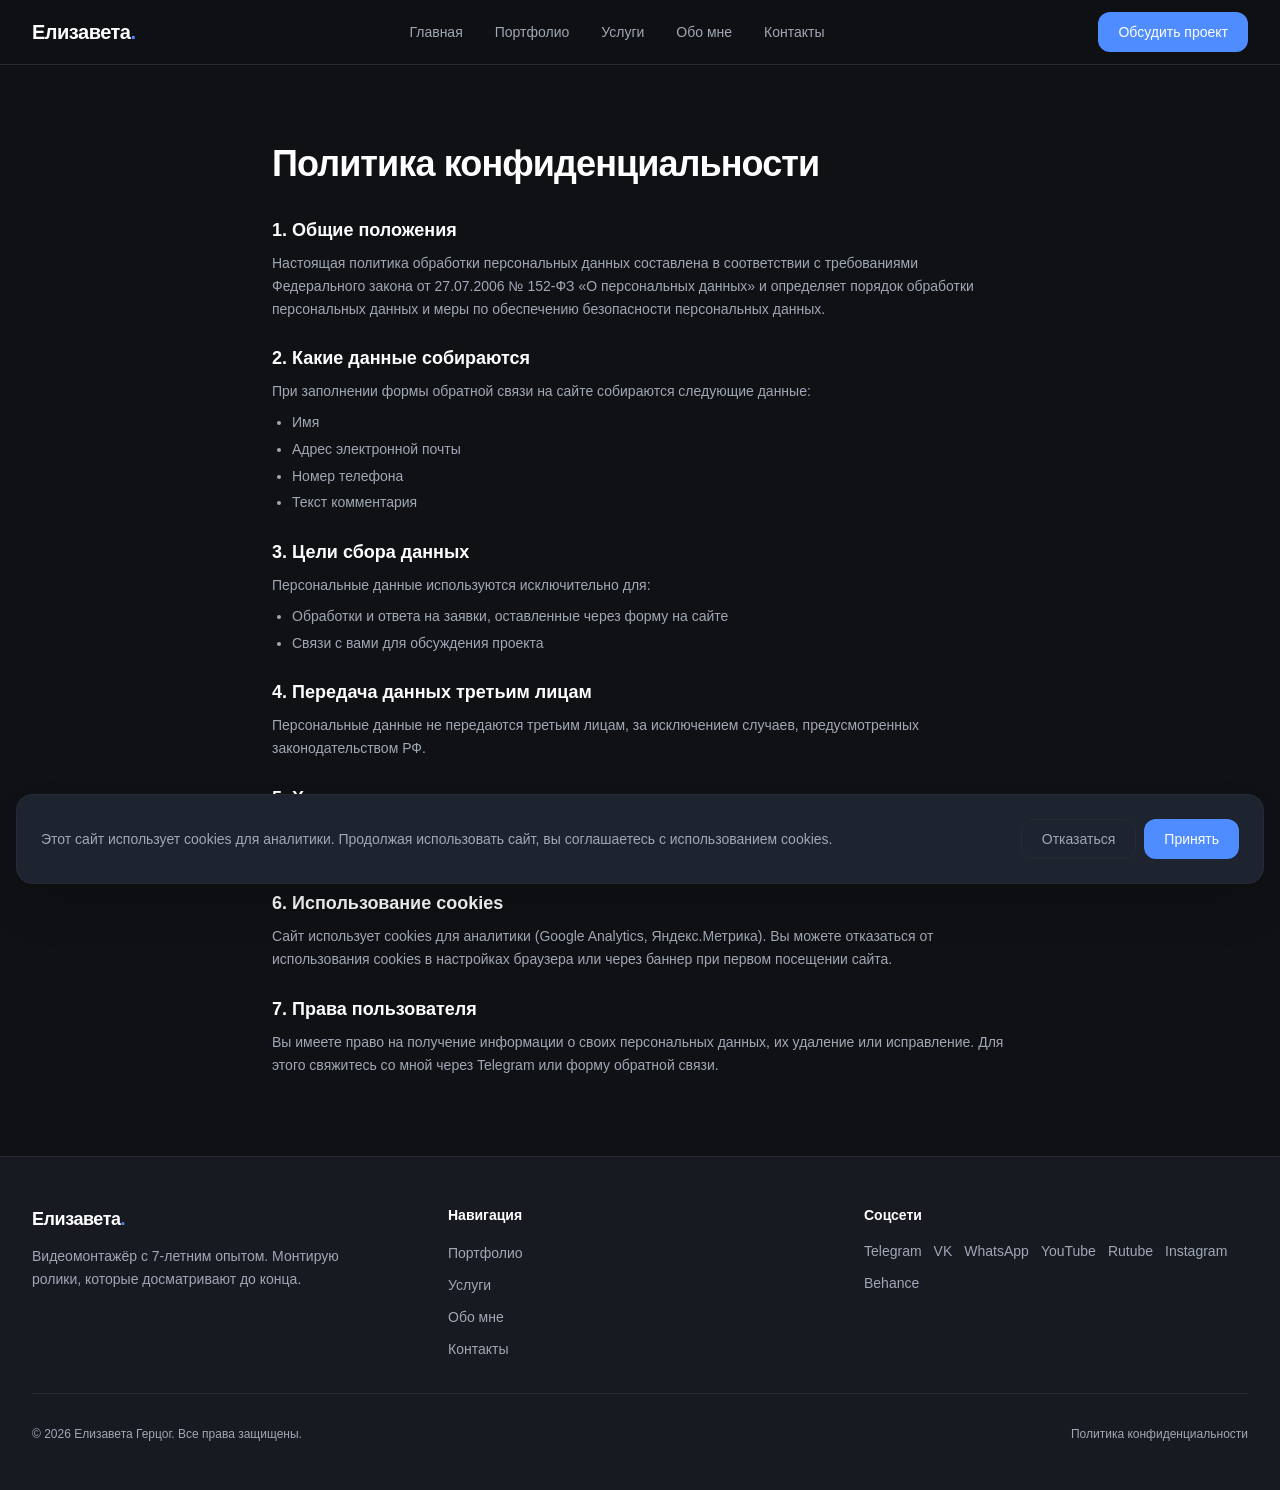
<file: policy.html>
<!DOCTYPE html><html lang="ru" class="h-full antialiased"><head><meta charSet="utf-8"/><meta name="viewport" content="width=device-width, initial-scale=1"/><link rel="stylesheet" href="/_next/static/chunks/3oob62g0uo38f.css" data-precedence="next"/><link rel="preload" as="script" fetchPriority="low" href="/_next/static/chunks/10qk6v6416kh8.js"/><script src="/_next/static/chunks/27jktro2p5rq9.js" async=""></script><script src="/_next/static/chunks/3rxl-jt3pdxgx.js" async=""></script><script src="/_next/static/chunks/082obv3v03b-9.js" async=""></script><script src="/_next/static/chunks/turbopack-0hhk52o46twmi.js" async=""></script><script src="/_next/static/chunks/1t2poc9vz9_js.js" async=""></script><script src="/_next/static/chunks/14mrh2-p_w84d.js" async=""></script><title>Политика конфиденциальности | Елизавета Герцог — видеомонтажёр</title><meta name="description" content="Профессиональный видеомонтаж рекламных роликов, контента для соцсетей, клипов и корпоративных фильмов. Более 7 лет опыта."/><meta property="og:title" content="Елизавета Герцог — видеомонтажёр"/><meta property="og:description" content="Профессиональный видеомонтаж рекламных роликов, контента для соцсетей, клипов и корпоративных фильмов."/><meta property="og:site_name" content="Елизавета Герцог — видеомонтажёр"/><meta property="og:type" content="website"/><meta name="twitter:card" content="summary"/><meta name="twitter:title" content="Елизавета Герцог — видеомонтажёр"/><meta name="twitter:description" content="Профессиональный видеомонтаж рекламных роликов, контента для соцсетей, клипов и корпоративных фильмов."/><link rel="icon" href="/favicon.ico?favicon.2vob68tjqpejf.ico" sizes="256x256" type="image/x-icon"/><script src="/_next/static/chunks/0cz1d0mv5g_q7.js" noModule=""></script></head><body class="min-h-full flex flex-col bg-bg-primary text-text-primary font-sans"><div hidden=""><!--$--><!--/$--></div><header class="fixed top-0 left-0 right-0 z-50 bg-header-bg backdrop-blur-xl border-b border-border-primary"><div class="mx-auto max-w-[1400px] px-4 sm:px-6 lg:px-8"><div class="flex h-16 items-center justify-between"><a class="text-xl font-bold tracking-tight text-text-primary hover:text-accent transition-colors" href="/">Елизавета<span class="text-accent">.</span></a><nav class="hidden md:flex items-center gap-8"><a class="text-sm font-medium transition-colors hover:text-accent text-text-secondary" href="/">Главная</a><a class="text-sm font-medium transition-colors hover:text-accent text-text-secondary" href="/portfolio">Портфолио</a><a class="text-sm font-medium transition-colors hover:text-accent text-text-secondary" href="/services">Услуги</a><a class="text-sm font-medium transition-colors hover:text-accent text-text-secondary" href="/about">Обо мне</a><a class="text-sm font-medium transition-colors hover:text-accent text-text-secondary" href="/contacts">Контакты</a></nav><a class="hidden md:inline-flex items-center h-10 px-5 text-sm font-medium rounded-xl bg-accent text-white hover:bg-accent-hover transition-all duration-200 hover:-translate-y-0.5" href="/contacts">Обсудить проект</a><button class="md:hidden flex flex-col gap-1.5 p-3 -mr-3 touch-manipulation" aria-label="Открыть меню"><span class="block h-0.5 w-6 bg-text-primary transition-all duration-200 "></span><span class="block h-0.5 w-6 bg-text-primary transition-all duration-200 "></span><span class="block h-0.5 w-6 bg-text-primary transition-all duration-200 "></span></button></div></div></header><main class="flex-1 pt-16"><div class="mx-auto max-w-[800px] px-4 sm:px-6 lg:px-8 py-12 sm:py-20"><h1 class="text-3xl sm:text-4xl font-bold tracking-tight">Политика конфиденциальности</h1><div class="mt-8 space-y-6 text-sm text-text-secondary leading-relaxed"><section><h2 class="text-lg font-semibold text-text-primary mb-2">1. Общие положения</h2><p>Настоящая политика обработки персональных данных составлена в соответствии с требованиями Федерального закона от 27.07.2006 № 152-ФЗ «О персональных данных» и определяет порядок обработки персональных данных и меры по обеспечению безопасности персональных данных.</p></section><section><h2 class="text-lg font-semibold text-text-primary mb-2">2. Какие данные собираются</h2><p>При заполнении формы обратной связи на сайте собираются следующие данные:</p><ul class="list-disc pl-5 mt-2 space-y-1"><li>Имя</li><li>Адрес электронной почты</li><li>Номер телефона</li><li>Текст комментария</li></ul></section><section><h2 class="text-lg font-semibold text-text-primary mb-2">3. Цели сбора данных</h2><p>Персональные данные используются исключительно для:</p><ul class="list-disc pl-5 mt-2 space-y-1"><li>Обработки и ответа на заявки, оставленные через форму на сайте</li><li>Связи с вами для обсуждения проекта</li></ul></section><section><h2 class="text-lg font-semibold text-text-primary mb-2">4. Передача данных третьим лицам</h2><p>Персональные данные не передаются третьим лицам, за исключением случаев, предусмотренных законодательством РФ.</p></section><section><h2 class="text-lg font-semibold text-text-primary mb-2">5. Хранение данных</h2><p>Персональные данные хранятся до момента достижения цели их обработки или до момента отзыва согласия субъектом персональных данных.</p></section><section><h2 class="text-lg font-semibold text-text-primary mb-2">6. Использование cookies</h2><p>Сайт использует cookies для аналитики (Google Analytics, Яндекс.Метрика). Вы можете отказаться от использования cookies в настройках браузера или через баннер при первом посещении сайта.</p></section><section><h2 class="text-lg font-semibold text-text-primary mb-2">7. Права пользователя</h2><p>Вы имеете право на получение информации о своих персональных данных, их удаление или исправление. Для этого свяжитесь со мной через Telegram или форму обратной связи.</p></section></div></div><!--$--><!--/$--></main><footer class="border-t border-border-primary bg-bg-card"><div class="mx-auto max-w-[1400px] px-4 sm:px-6 lg:px-8 py-12"><div class="grid grid-cols-1 md:grid-cols-3 gap-8"><div><a class="text-lg font-bold tracking-tight text-text-primary" href="/">Елизавета<span class="text-accent">.</span></a><p class="mt-3 text-sm text-text-secondary leading-relaxed max-w-xs">Видеомонтажёр с 7-летним опытом. Монтирую ролики, которые досматривают до конца.</p></div><div><h3 class="text-sm font-semibold text-text-primary mb-4">Навигация</h3><ul class="space-y-2"><li><a class="text-sm text-text-secondary hover:text-accent transition-colors" href="/portfolio">Портфолио</a></li><li><a class="text-sm text-text-secondary hover:text-accent transition-colors" href="/services">Услуги</a></li><li><a class="text-sm text-text-secondary hover:text-accent transition-colors" href="/about">Обо мне</a></li><li><a class="text-sm text-text-secondary hover:text-accent transition-colors" href="/contacts">Контакты</a></li></ul></div><div><h3 class="text-sm font-semibold text-text-primary mb-4">Соцсети</h3><div class="flex flex-wrap gap-3"><a href="https://t.me/editor" target="_blank" rel="noopener noreferrer" class="text-sm text-text-secondary hover:text-accent transition-colors">Telegram</a><a href="https://vk.com/editor" target="_blank" rel="noopener noreferrer" class="text-sm text-text-secondary hover:text-accent transition-colors">VK</a><a href="https://wa.me/79991234567" target="_blank" rel="noopener noreferrer" class="text-sm text-text-secondary hover:text-accent transition-colors">WhatsApp</a><a href="https://youtube.com/@editor" target="_blank" rel="noopener noreferrer" class="text-sm text-text-secondary hover:text-accent transition-colors">YouTube</a><a href="https://rutube.ru/channel/editor" target="_blank" rel="noopener noreferrer" class="text-sm text-text-secondary hover:text-accent transition-colors">Rutube</a><a href="https://instagram.com/editor" target="_blank" rel="noopener noreferrer" class="text-sm text-text-secondary hover:text-accent transition-colors">Instagram</a><a href="https://behance.net/editor" target="_blank" rel="noopener noreferrer" class="text-sm text-text-secondary hover:text-accent transition-colors">Behance</a></div></div></div><div class="mt-8 pt-8 border-t border-border-primary flex flex-col sm:flex-row items-center justify-between gap-4"><p class="text-xs text-text-secondary">© <!-- -->2026<!-- --> Елизавета Герцог. Все права защищены.</p><a class="text-xs text-text-secondary hover:text-accent transition-colors" href="/policy">Политика конфиденциальности</a></div></div></footer><script src="/_next/static/chunks/10qk6v6416kh8.js" id="_R_" async=""></script><script>(self.__next_f=self.__next_f||[]).push([0])</script><script>self.__next_f.push([1,"1:\"$Sreact.fragment\"\n2:I[2971,[\"/_next/static/chunks/1t2poc9vz9_js.js\",\"/_next/static/chunks/14mrh2-p_w84d.js\"],\"Header\"]\n3:I[39756,[\"/_next/static/chunks/1t2poc9vz9_js.js\",\"/_next/static/chunks/14mrh2-p_w84d.js\"],\"default\"]\n4:I[37457,[\"/_next/static/chunks/1t2poc9vz9_js.js\",\"/_next/static/chunks/14mrh2-p_w84d.js\"],\"default\"]\n5:I[22016,[\"/_next/static/chunks/1t2poc9vz9_js.js\",\"/_next/static/chunks/14mrh2-p_w84d.js\"],\"\"]\ne:I[68027,[\"/_next/static/chunks/1t2poc9vz9_js.js\",\"/_next/static/chunks/14mrh2-p_w84d.js\"],\"default\",1]\n:HL[\"/_next/static/chunks/3oob62g0uo38f.css\",\"style\"]\n"])</script><script>self.__next_f.push([1,"0:{\"P\":null,\"c\":[\"\",\"policy\"],\"q\":\"\",\"i\":false,\"f\":[[[\"\",{\"children\":[\"policy\",{\"children\":[\"__PAGE__\",{}]}]},\"$undefined\",\"$undefined\",16],[[\"$\",\"$1\",\"c\",{\"children\":[[[\"$\",\"link\",\"0\",{\"rel\":\"stylesheet\",\"href\":\"/_next/static/chunks/3oob62g0uo38f.css\",\"precedence\":\"next\",\"crossOrigin\":\"$undefined\",\"nonce\":\"$undefined\"}],[\"$\",\"script\",\"script-0\",{\"src\":\"/_next/static/chunks/1t2poc9vz9_js.js\",\"async\":true,\"nonce\":\"$undefined\"}],[\"$\",\"script\",\"script-1\",{\"src\":\"/_next/static/chunks/14mrh2-p_w84d.js\",\"async\":true,\"nonce\":\"$undefined\"}]],[\"$\",\"html\",null,{\"lang\":\"ru\",\"className\":\"h-full antialiased\",\"children\":[\"$\",\"body\",null,{\"className\":\"min-h-full flex flex-col bg-bg-primary text-text-primary font-sans\",\"children\":[[\"$\",\"$L2\",null,{}],[\"$\",\"main\",null,{\"className\":\"flex-1 pt-16\",\"children\":[\"$\",\"$L3\",null,{\"parallelRouterKey\":\"children\",\"error\":\"$undefined\",\"errorStyles\":\"$undefined\",\"errorScripts\":\"$undefined\",\"template\":[\"$\",\"$L4\",null,{}],\"templateStyles\":\"$undefined\",\"templateScripts\":\"$undefined\",\"notFound\":[[\"$\",\"div\",null,{\"className\":\"flex flex-col items-center justify-center min-h-[calc(100vh-4rem)] text-center px-4\",\"children\":[[\"$\",\"h1\",null,{\"className\":\"text-6xl font-bold text-accent\",\"children\":\"404\"}],[\"$\",\"p\",null,{\"className\":\"mt-4 text-xl text-text-primary\",\"children\":\"Страница не найдена\"}],[\"$\",\"p\",null,{\"className\":\"mt-2 text-sm text-text-secondary\",\"children\":\"Возможно, страница была удалена или ссылка некорректна.\"}],[\"$\",\"$L5\",null,{\"href\":\"/\",\"className\":\"mt-8 inline-flex items-center h-12 px-8 text-base font-medium rounded-xl bg-accent text-white hover:bg-accent-hover transition-all duration-200\",\"children\":\"На главную\"}]]}],[]],\"forbidden\":\"$undefined\",\"unauthorized\":\"$undefined\"}]}],[\"$\",\"footer\",null,{\"className\":\"border-t border-border-primary bg-bg-card\",\"children\":[\"$\",\"div\",null,{\"className\":\"mx-auto max-w-[1400px] px-4 sm:px-6 lg:px-8 py-12\",\"children\":[[\"$\",\"div\",null,{\"className\":\"grid grid-cols-1 md:grid-cols-3 gap-8\",\"children\":[[\"$\",\"div\",null,{\"children\":[[\"$\",\"$L5\",null,{\"href\":\"/\",\"className\":\"text-lg font-bold tracking-tight text-text-primary\",\"children\":[\"Елизавета\",[\"$\",\"span\",null,{\"className\":\"text-accent\",\"children\":\".\"}]]}],[\"$\",\"p\",null,{\"className\":\"mt-3 text-sm text-text-secondary leading-relaxed max-w-xs\",\"children\":\"Видеомонтажёр с 7-летним опытом. Монтирую ролики, которые досматривают до конца.\"}]]}],[\"$\",\"div\",null,{\"children\":[[\"$\",\"h3\",null,{\"className\":\"text-sm font-semibold text-text-primary mb-4\",\"children\":\"Навигация\"}],[\"$\",\"ul\",null,{\"className\":\"space-y-2\",\"children\":[[\"$\",\"li\",\"/portfolio\",{\"children\":[\"$\",\"$L5\",null,{\"href\":\"/portfolio\",\"className\":\"text-sm text-text-secondary hover:text-accent transition-colors\",\"children\":\"Портфолио\"}]}],[\"$\",\"li\",\"/services\",{\"children\":[\"$\",\"$L5\",null,{\"href\":\"/services\",\"className\":\"text-sm text-text-secondary hover:text-accent transition-colors\",\"children\":\"Услуги\"}]}],[\"$\",\"li\",\"/about\",{\"children\":[\"$\",\"$L5\",null,{\"href\":\"/about\",\"className\":\"text-sm text-text-secondary hover:text-accent transition-colors\",\"children\":\"Обо мне\"}]}],[\"$\",\"li\",\"/contacts\",{\"children\":[\"$\",\"$L5\",null,{\"href\":\"/contacts\",\"className\":\"text-sm text-text-secondary hover:text-accent transition-colors\",\"children\":\"Контакты\"}]}]]}]]}],[\"$\",\"div\",null,{\"children\":[[\"$\",\"h3\",null,{\"className\":\"text-sm font-semibold text-text-primary mb-4\",\"children\":\"Соцсети\"}],[\"$\",\"div\",null,{\"className\":\"flex flex-wrap gap-3\",\"children\":[[\"$\",\"a\",null,{\"href\":\"https://t.me/editor\",\"target\":\"_blank\",\"rel\":\"noopener noreferrer\",\"className\":\"text-sm text-text-secondary hover:text-accent transition-colors\",\"children\":\"Telegram\"}],[\"$\",\"a\",null,{\"href\":\"https://vk.com/editor\",\"target\":\"_blank\",\"rel\":\"noopener noreferrer\",\"className\":\"text-sm text-text-secondary hover:text-accent transition-colors\",\"children\":\"VK\"}],[\"$\",\"a\",null,{\"href\":\"https://wa.me/79991234567\",\"target\":\"_blank\",\"rel\":\"noopener noreferrer\",\"className\":\"text-sm text-text-secondary hover:text-accent transition-colors\",\"children\":\"WhatsApp\"}],[\"$\",\"a\",null,{\"href\":\"https://youtube.com/@editor\",\"target\":\"_blank\",\"rel\":\"noopener noreferrer\",\"className\":\"text-sm text-text-secondary hover:text-accent transition-colors\",\"children\":\"YouTube\"}],[\"$\",\"a\",null,{\"href\":\"https://rutube.ru/channel/editor\",\"target\":\"_blank\",\"rel\":\"noopener noreferrer\",\"className\":\"text-sm text-text-secondary hover:text-accent transition-colors\",\"children\":\"Rutube\"}],[\"$\",\"a\",null,{\"href\":\"https://instagram.com/editor\",\"target\":\"_blank\",\"rel\":\"noopener noreferrer\",\"className\":\"text-sm text-text-secondary hover:text-accent transition-colors\",\"children\":\"Instagram\"}],\"$L6\"]}]]}]]}],\"$L7\"]}]}],\"$L8\",\"$L9\"]}]}]]}],{\"children\":[\"$La\",{\"children\":[\"$Lb\",{},null,false,null]},null,false,\"$@c\"]},null,false,null],\"$Ld\",false]],\"m\":\"$undefined\",\"G\":[\"$e\",[\"$Lf\"]],\"S\":true,\"h\":null,\"s\":\"$undefined\",\"l\":\"$undefined\",\"p\":\"$undefined\",\"d\":\"$undefined\",\"b\":\"LYtJGUkDXsnBd4_8rW0sw\"}\n"])</script><script>self.__next_f.push([1,"10:I[40244,[\"/_next/static/chunks/1t2poc9vz9_js.js\",\"/_next/static/chunks/14mrh2-p_w84d.js\"],\"CookieBanner\"]\n11:I[60756,[\"/_next/static/chunks/1t2poc9vz9_js.js\",\"/_next/static/chunks/14mrh2-p_w84d.js\"],\"YandexMetrics\"]\n12:I[97367,[\"/_next/static/chunks/1t2poc9vz9_js.js\",\"/_next/static/chunks/14mrh2-p_w84d.js\"],\"OutletBoundary\"]\n13:\"$Sreact.suspense\"\n16:I[97367,[\"/_next/static/chunks/1t2poc9vz9_js.js\",\"/_next/static/chunks/14mrh2-p_w84d.js\"],\"ViewportBoundary\"]\n18:I[97367,[\"/_next/static/chunks/1t2poc9vz9_js.js\",\"/_next/static/chunks/14mrh2-p_w84d.js\"],\"MetadataBoundary\"]\n6:[\"$\",\"a\",null,{\"href\":\"https://behance.net/editor\",\"target\":\"_blank\",\"rel\":\"noopener noreferrer\",\"className\":\"text-sm text-text-secondary hover:text-accent transition-colors\",\"children\":\"Behance\"}]\n7:[\"$\",\"div\",null,{\"className\":\"mt-8 pt-8 border-t border-border-primary flex flex-col sm:flex-row items-center justify-between gap-4\",\"children\":[[\"$\",\"p\",null,{\"className\":\"text-xs text-text-secondary\",\"children\":[\"© \",2026,\" Елизавета Герцог. Все права защищены.\"]}],[\"$\",\"$L5\",null,{\"href\":\"/policy\",\"className\":\"text-xs text-text-secondary hover:text-accent transition-colors\",\"children\":\"Политика конфиденциальности\"}]]}]\n8:[\"$\",\"$L10\",null,{}]\n9:[\"$\",\"$L11\",null,{}]\na:[\"$\",\"$1\",\"c\",{\"children\":[null,[\"$\",\"$L3\",null,{\"parallelRouterKey\":\"children\",\"error\":\"$undefined\",\"errorStyles\":\"$undefined\",\"errorScripts\":\"$undefined\",\"template\":[\"$\",\"$L4\",null,{}],\"templateStyles\":\"$undefined\",\"templateScripts\":\"$undefined\",\"notFound\":\"$undefined\",\"forbidden\":\"$undefined\",\"unauthorized\":\"$undefined\"}]]}]\n"])</script><script>self.__next_f.push([1,"b:[\"$\",\"$1\",\"c\",{\"children\":[[\"$\",\"div\",null,{\"className\":\"mx-auto max-w-[800px] px-4 sm:px-6 lg:px-8 py-12 sm:py-20\",\"children\":[[\"$\",\"h1\",null,{\"className\":\"text-3xl sm:text-4xl font-bold tracking-tight\",\"children\":\"Политика конфиденциальности\"}],[\"$\",\"div\",null,{\"className\":\"mt-8 space-y-6 text-sm text-text-secondary leading-relaxed\",\"children\":[[\"$\",\"section\",null,{\"children\":[[\"$\",\"h2\",null,{\"className\":\"text-lg font-semibold text-text-primary mb-2\",\"children\":\"1. Общие положения\"}],[\"$\",\"p\",null,{\"children\":\"Настоящая политика обработки персональных данных составлена в соответствии с требованиями Федерального закона от 27.07.2006 № 152-ФЗ «О персональных данных» и определяет порядок обработки персональных данных и меры по обеспечению безопасности персональных данных.\"}]]}],[\"$\",\"section\",null,{\"children\":[[\"$\",\"h2\",null,{\"className\":\"text-lg font-semibold text-text-primary mb-2\",\"children\":\"2. Какие данные собираются\"}],[\"$\",\"p\",null,{\"children\":\"При заполнении формы обратной связи на сайте собираются следующие данные:\"}],[\"$\",\"ul\",null,{\"className\":\"list-disc pl-5 mt-2 space-y-1\",\"children\":[[\"$\",\"li\",null,{\"children\":\"Имя\"}],[\"$\",\"li\",null,{\"children\":\"Адрес электронной почты\"}],[\"$\",\"li\",null,{\"children\":\"Номер телефона\"}],[\"$\",\"li\",null,{\"children\":\"Текст комментария\"}]]}]]}],[\"$\",\"section\",null,{\"children\":[[\"$\",\"h2\",null,{\"className\":\"text-lg font-semibold text-text-primary mb-2\",\"children\":\"3. Цели сбора данных\"}],[\"$\",\"p\",null,{\"children\":\"Персональные данные используются исключительно для:\"}],[\"$\",\"ul\",null,{\"className\":\"list-disc pl-5 mt-2 space-y-1\",\"children\":[[\"$\",\"li\",null,{\"children\":\"Обработки и ответа на заявки, оставленные через форму на сайте\"}],[\"$\",\"li\",null,{\"children\":\"Связи с вами для обсуждения проекта\"}]]}]]}],[\"$\",\"section\",null,{\"children\":[[\"$\",\"h2\",null,{\"className\":\"text-lg font-semibold text-text-primary mb-2\",\"children\":\"4. Передача данных третьим лицам\"}],[\"$\",\"p\",null,{\"children\":\"Персональные данные не передаются третьим лицам, за исключением случаев, предусмотренных законодательством РФ.\"}]]}],[\"$\",\"section\",null,{\"children\":[[\"$\",\"h2\",null,{\"className\":\"text-lg font-semibold text-text-primary mb-2\",\"children\":\"5. Хранение данных\"}],[\"$\",\"p\",null,{\"children\":\"Персональные данные хранятся до момента достижения цели их обработки или до момента отзыва согласия субъектом персональных данных.\"}]]}],[\"$\",\"section\",null,{\"children\":[[\"$\",\"h2\",null,{\"className\":\"text-lg font-semibold text-text-primary mb-2\",\"children\":\"6. Использование cookies\"}],[\"$\",\"p\",null,{\"children\":\"Сайт использует cookies для аналитики (Google Analytics, Яндекс.Метрика). Вы можете отказаться от использования cookies в настройках браузера или через баннер при первом посещении сайта.\"}]]}],[\"$\",\"section\",null,{\"children\":[[\"$\",\"h2\",null,{\"className\":\"text-lg font-semibold text-text-primary mb-2\",\"children\":\"7. Права пользователя\"}],[\"$\",\"p\",null,{\"children\":\"Вы имеете право на получение информации о своих персональных данных, их удаление или исправление. Для этого свяжитесь со мной через Telegram или форму обратной связи.\"}]]}]]}]]}],null,[\"$\",\"$L12\",null,{\"children\":[\"$\",\"$13\",null,{\"name\":\"Next.MetadataOutlet\",\"children\":\"$@14\"}]}]]}]\n"])</script><script>self.__next_f.push([1,"15:[]\nc:\"$W15\"\nd:[\"$\",\"$1\",\"h\",{\"children\":[null,[\"$\",\"$L16\",null,{\"children\":\"$L17\"}],[\"$\",\"div\",null,{\"hidden\":true,\"children\":[\"$\",\"$L18\",null,{\"children\":[\"$\",\"$13\",null,{\"name\":\"Next.Metadata\",\"children\":\"$L19\"}]}]}],null]}]\nf:[\"$\",\"link\",\"0\",{\"rel\":\"stylesheet\",\"href\":\"/_next/static/chunks/3oob62g0uo38f.css\",\"precedence\":\"next\",\"crossOrigin\":\"$undefined\",\"nonce\":\"$undefined\"}]\n"])</script><script>self.__next_f.push([1,"17:[[\"$\",\"meta\",\"0\",{\"charSet\":\"utf-8\"}],[\"$\",\"meta\",\"1\",{\"name\":\"viewport\",\"content\":\"width=device-width, initial-scale=1\"}]]\n"])</script><script>self.__next_f.push([1,"1a:I[27201,[\"/_next/static/chunks/1t2poc9vz9_js.js\",\"/_next/static/chunks/14mrh2-p_w84d.js\"],\"IconMark\"]\n14:null\n19:[[\"$\",\"title\",\"0\",{\"children\":\"Политика конфиденциальности | Елизавета Герцог — видеомонтажёр\"}],[\"$\",\"meta\",\"1\",{\"name\":\"description\",\"content\":\"Профессиональный видеомонтаж рекламных роликов, контента для соцсетей, клипов и корпоративных фильмов. Более 7 лет опыта.\"}],[\"$\",\"meta\",\"2\",{\"property\":\"og:title\",\"content\":\"Елизавета Герцог — видеомонтажёр\"}],[\"$\",\"meta\",\"3\",{\"property\":\"og:description\",\"content\":\"Профессиональный видеомонтаж рекламных роликов, контента для соцсетей, клипов и корпоративных фильмов.\"}],[\"$\",\"meta\",\"4\",{\"property\":\"og:site_name\",\"content\":\"Елизавета Герцог — видеомонтажёр\"}],[\"$\",\"meta\",\"5\",{\"property\":\"og:type\",\"content\":\"website\"}],[\"$\",\"meta\",\"6\",{\"name\":\"twitter:card\",\"content\":\"summary\"}],[\"$\",\"meta\",\"7\",{\"name\":\"twitter:title\",\"content\":\"Елизавета Герцог — видеомонтажёр\"}],[\"$\",\"meta\",\"8\",{\"name\":\"twitter:description\",\"content\":\"Профессиональный видеомонтаж рекламных роликов, контента для соцсетей, клипов и корпоративных фильмов.\"}],[\"$\",\"link\",\"9\",{\"rel\":\"icon\",\"href\":\"/favicon.ico?favicon.2vob68tjqpejf.ico\",\"sizes\":\"256x256\",\"type\":\"image/x-icon\"}],[\"$\",\"$L1a\",\"10\",{}]]\n"])</script></body></html>
</file>
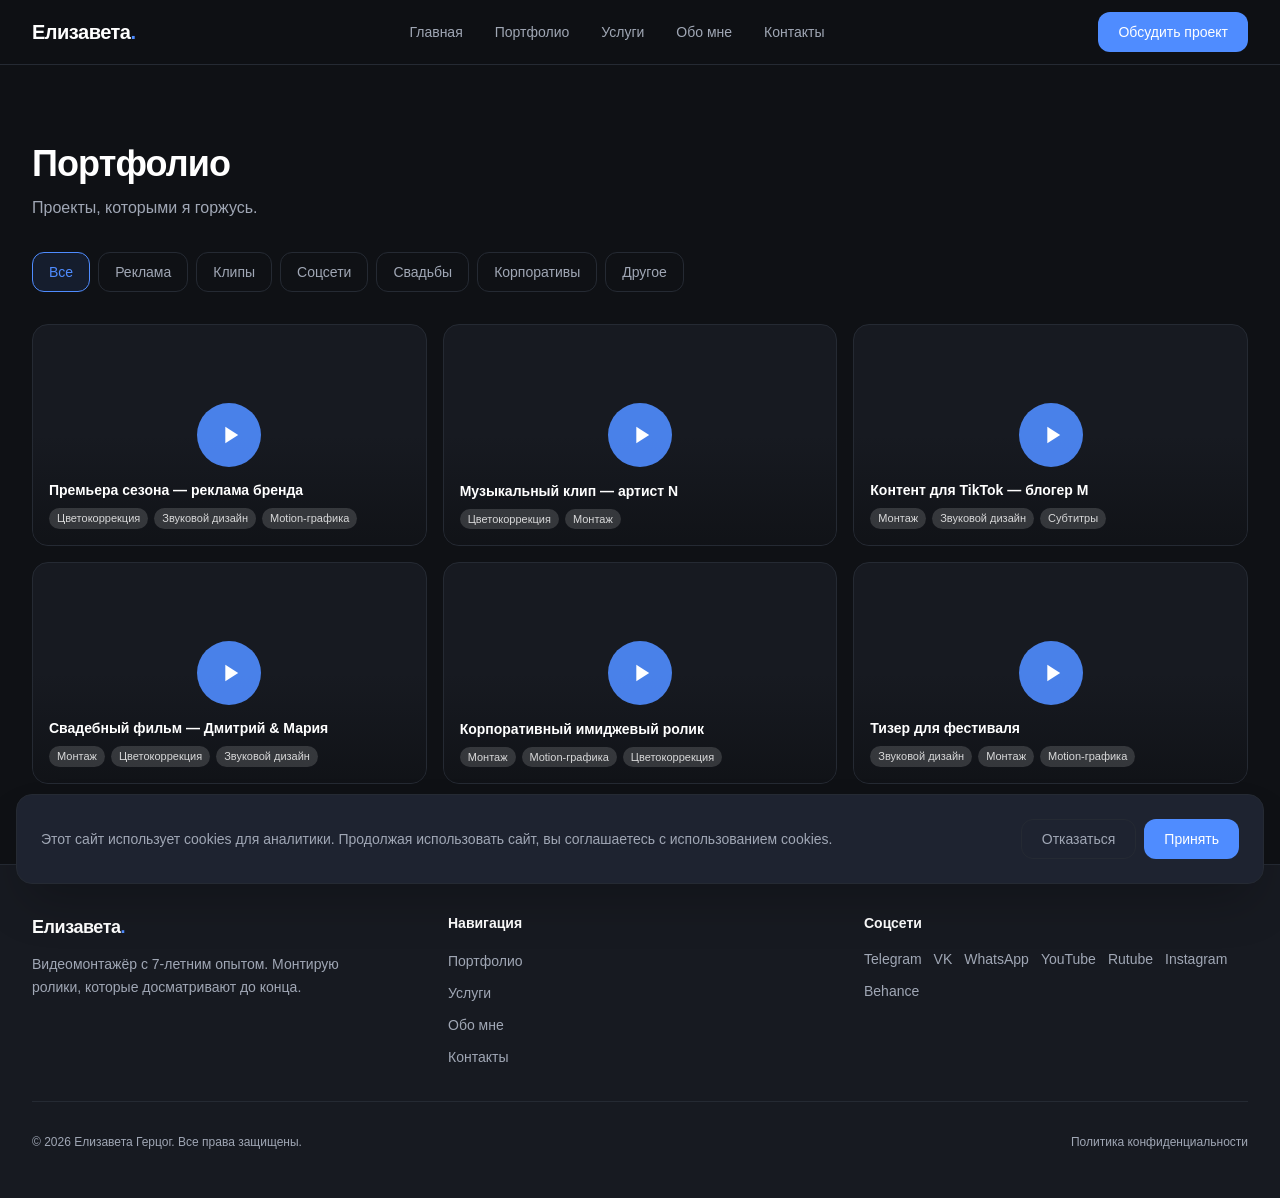
<file: portfolio.html>
<!DOCTYPE html><html lang="ru" class="h-full antialiased"><head><meta charSet="utf-8"/><meta name="viewport" content="width=device-width, initial-scale=1"/><link rel="stylesheet" href="/_next/static/chunks/3oob62g0uo38f.css" data-precedence="next"/><link rel="preload" as="script" fetchPriority="low" href="/_next/static/chunks/10qk6v6416kh8.js"/><script src="/_next/static/chunks/27jktro2p5rq9.js" async=""></script><script src="/_next/static/chunks/3rxl-jt3pdxgx.js" async=""></script><script src="/_next/static/chunks/082obv3v03b-9.js" async=""></script><script src="/_next/static/chunks/turbopack-0hhk52o46twmi.js" async=""></script><script src="/_next/static/chunks/1t2poc9vz9_js.js" async=""></script><script src="/_next/static/chunks/14mrh2-p_w84d.js" async=""></script><script src="/_next/static/chunks/36i14mwvd8ek9.js" async=""></script><title>Елизавета Герцог — видеомонтажёр | Портфолио</title><meta name="description" content="Профессиональный видеомонтаж рекламных роликов, контента для соцсетей, клипов и корпоративных фильмов. Более 7 лет опыта."/><meta property="og:title" content="Елизавета Герцог — видеомонтажёр"/><meta property="og:description" content="Профессиональный видеомонтаж рекламных роликов, контента для соцсетей, клипов и корпоративных фильмов."/><meta property="og:site_name" content="Елизавета Герцог — видеомонтажёр"/><meta property="og:type" content="website"/><meta name="twitter:card" content="summary"/><meta name="twitter:title" content="Елизавета Герцог — видеомонтажёр"/><meta name="twitter:description" content="Профессиональный видеомонтаж рекламных роликов, контента для соцсетей, клипов и корпоративных фильмов."/><link rel="icon" href="/favicon.ico?favicon.2vob68tjqpejf.ico" sizes="256x256" type="image/x-icon"/><script src="/_next/static/chunks/0cz1d0mv5g_q7.js" noModule=""></script></head><body class="min-h-full flex flex-col bg-bg-primary text-text-primary font-sans"><div hidden=""><!--$--><!--/$--></div><header class="fixed top-0 left-0 right-0 z-50 bg-header-bg backdrop-blur-xl border-b border-border-primary"><div class="mx-auto max-w-[1400px] px-4 sm:px-6 lg:px-8"><div class="flex h-16 items-center justify-between"><a class="text-xl font-bold tracking-tight text-text-primary hover:text-accent transition-colors" href="/">Елизавета<span class="text-accent">.</span></a><nav class="hidden md:flex items-center gap-8"><a class="text-sm font-medium transition-colors hover:text-accent text-text-secondary" href="/">Главная</a><a class="text-sm font-medium transition-colors hover:text-accent text-accent" href="/portfolio">Портфолио</a><a class="text-sm font-medium transition-colors hover:text-accent text-text-secondary" href="/services">Услуги</a><a class="text-sm font-medium transition-colors hover:text-accent text-text-secondary" href="/about">Обо мне</a><a class="text-sm font-medium transition-colors hover:text-accent text-text-secondary" href="/contacts">Контакты</a></nav><a class="hidden md:inline-flex items-center h-10 px-5 text-sm font-medium rounded-xl bg-accent text-white hover:bg-accent-hover transition-all duration-200 hover:-translate-y-0.5" href="/contacts">Обсудить проект</a><button class="md:hidden flex flex-col gap-1.5 p-3 -mr-3 touch-manipulation" aria-label="Открыть меню"><span class="block h-0.5 w-6 bg-text-primary transition-all duration-200 "></span><span class="block h-0.5 w-6 bg-text-primary transition-all duration-200 "></span><span class="block h-0.5 w-6 bg-text-primary transition-all duration-200 "></span></button></div></div></header><main class="flex-1 pt-16"><div class="mx-auto max-w-[1400px] px-4 sm:px-6 lg:px-8 py-12 sm:py-20"><div class="max-w-lg"><h1 class="text-3xl sm:text-4xl font-bold tracking-tight">Портфолио</h1><p class="mt-3 text-text-secondary">Проекты, которыми я горжусь.</p></div><div class="mt-8 flex flex-wrap gap-2"><button class="h-10 px-4 text-sm font-medium rounded-xl border transition-all duration-200 border-accent bg-accent/10 text-accent">Все</button><button class="h-10 px-4 text-sm font-medium rounded-xl border transition-all duration-200 border-border-primary text-text-secondary hover:border-text-secondary">Реклама</button><button class="h-10 px-4 text-sm font-medium rounded-xl border transition-all duration-200 border-border-primary text-text-secondary hover:border-text-secondary">Клипы</button><button class="h-10 px-4 text-sm font-medium rounded-xl border transition-all duration-200 border-border-primary text-text-secondary hover:border-text-secondary">Соцсети</button><button class="h-10 px-4 text-sm font-medium rounded-xl border transition-all duration-200 border-border-primary text-text-secondary hover:border-text-secondary">Свадьбы</button><button class="h-10 px-4 text-sm font-medium rounded-xl border transition-all duration-200 border-border-primary text-text-secondary hover:border-text-secondary">Корпоративы</button><button class="h-10 px-4 text-sm font-medium rounded-xl border transition-all duration-200 border-border-primary text-text-secondary hover:border-text-secondary">Другое</button></div><div class="mt-8 grid grid-cols-1 sm:grid-cols-2 lg:grid-cols-3 gap-4"><button class="group relative w-full aspect-video rounded-[16px] overflow-hidden bg-bg-card border border-border-primary hover:border-accent/50 transition-all duration-200 hover:-translate-y-1 hover:shadow-lg hover:shadow-accent/5 text-left"><div class="absolute inset-0 bg-gradient-to-t from-bg-primary/80 via-transparent to-transparent z-10"></div><div class="absolute inset-0 flex items-center justify-center z-20"><div class="w-16 h-16 rounded-full bg-accent/90 flex items-center justify-center transition-transform duration-200 group-hover:scale-110"><svg class="w-7 h-7 text-white ml-0.5" fill="currentColor" viewBox="0 0 24 24"><path d="M8 5v14l11-7z"></path></svg></div></div><div class="absolute bottom-0 left-0 right-0 p-4 z-20"><h3 class="text-sm font-semibold text-white line-clamp-1">Премьера сезона — реклама бренда</h3><div class="flex flex-wrap gap-1.5 mt-2"><span class="text-[11px] px-2 py-0.5 rounded-full bg-white/15 text-white/80">Цветокоррекция</span><span class="text-[11px] px-2 py-0.5 rounded-full bg-white/15 text-white/80">Звуковой дизайн</span><span class="text-[11px] px-2 py-0.5 rounded-full bg-white/15 text-white/80">Motion-графика</span></div></div></button><button class="group relative w-full aspect-video rounded-[16px] overflow-hidden bg-bg-card border border-border-primary hover:border-accent/50 transition-all duration-200 hover:-translate-y-1 hover:shadow-lg hover:shadow-accent/5 text-left"><div class="absolute inset-0 bg-gradient-to-t from-bg-primary/80 via-transparent to-transparent z-10"></div><div class="absolute inset-0 flex items-center justify-center z-20"><div class="w-16 h-16 rounded-full bg-accent/90 flex items-center justify-center transition-transform duration-200 group-hover:scale-110"><svg class="w-7 h-7 text-white ml-0.5" fill="currentColor" viewBox="0 0 24 24"><path d="M8 5v14l11-7z"></path></svg></div></div><div class="absolute bottom-0 left-0 right-0 p-4 z-20"><h3 class="text-sm font-semibold text-white line-clamp-1">Музыкальный клип — артист N</h3><div class="flex flex-wrap gap-1.5 mt-2"><span class="text-[11px] px-2 py-0.5 rounded-full bg-white/15 text-white/80">Цветокоррекция</span><span class="text-[11px] px-2 py-0.5 rounded-full bg-white/15 text-white/80">Монтаж</span></div></div></button><button class="group relative w-full aspect-video rounded-[16px] overflow-hidden bg-bg-card border border-border-primary hover:border-accent/50 transition-all duration-200 hover:-translate-y-1 hover:shadow-lg hover:shadow-accent/5 text-left"><div class="absolute inset-0 bg-gradient-to-t from-bg-primary/80 via-transparent to-transparent z-10"></div><div class="absolute inset-0 flex items-center justify-center z-20"><div class="w-16 h-16 rounded-full bg-accent/90 flex items-center justify-center transition-transform duration-200 group-hover:scale-110"><svg class="w-7 h-7 text-white ml-0.5" fill="currentColor" viewBox="0 0 24 24"><path d="M8 5v14l11-7z"></path></svg></div></div><div class="absolute bottom-0 left-0 right-0 p-4 z-20"><h3 class="text-sm font-semibold text-white line-clamp-1">Контент для TikTok — блогер M</h3><div class="flex flex-wrap gap-1.5 mt-2"><span class="text-[11px] px-2 py-0.5 rounded-full bg-white/15 text-white/80">Монтаж</span><span class="text-[11px] px-2 py-0.5 rounded-full bg-white/15 text-white/80">Звуковой дизайн</span><span class="text-[11px] px-2 py-0.5 rounded-full bg-white/15 text-white/80">Субтитры</span></div></div></button><button class="group relative w-full aspect-video rounded-[16px] overflow-hidden bg-bg-card border border-border-primary hover:border-accent/50 transition-all duration-200 hover:-translate-y-1 hover:shadow-lg hover:shadow-accent/5 text-left"><div class="absolute inset-0 bg-gradient-to-t from-bg-primary/80 via-transparent to-transparent z-10"></div><div class="absolute inset-0 flex items-center justify-center z-20"><div class="w-16 h-16 rounded-full bg-accent/90 flex items-center justify-center transition-transform duration-200 group-hover:scale-110"><svg class="w-7 h-7 text-white ml-0.5" fill="currentColor" viewBox="0 0 24 24"><path d="M8 5v14l11-7z"></path></svg></div></div><div class="absolute bottom-0 left-0 right-0 p-4 z-20"><h3 class="text-sm font-semibold text-white line-clamp-1">Свадебный фильм — Дмитрий &amp; Мария</h3><div class="flex flex-wrap gap-1.5 mt-2"><span class="text-[11px] px-2 py-0.5 rounded-full bg-white/15 text-white/80">Монтаж</span><span class="text-[11px] px-2 py-0.5 rounded-full bg-white/15 text-white/80">Цветокоррекция</span><span class="text-[11px] px-2 py-0.5 rounded-full bg-white/15 text-white/80">Звуковой дизайн</span></div></div></button><button class="group relative w-full aspect-video rounded-[16px] overflow-hidden bg-bg-card border border-border-primary hover:border-accent/50 transition-all duration-200 hover:-translate-y-1 hover:shadow-lg hover:shadow-accent/5 text-left"><div class="absolute inset-0 bg-gradient-to-t from-bg-primary/80 via-transparent to-transparent z-10"></div><div class="absolute inset-0 flex items-center justify-center z-20"><div class="w-16 h-16 rounded-full bg-accent/90 flex items-center justify-center transition-transform duration-200 group-hover:scale-110"><svg class="w-7 h-7 text-white ml-0.5" fill="currentColor" viewBox="0 0 24 24"><path d="M8 5v14l11-7z"></path></svg></div></div><div class="absolute bottom-0 left-0 right-0 p-4 z-20"><h3 class="text-sm font-semibold text-white line-clamp-1">Корпоративный имиджевый ролик</h3><div class="flex flex-wrap gap-1.5 mt-2"><span class="text-[11px] px-2 py-0.5 rounded-full bg-white/15 text-white/80">Монтаж</span><span class="text-[11px] px-2 py-0.5 rounded-full bg-white/15 text-white/80">Motion-графика</span><span class="text-[11px] px-2 py-0.5 rounded-full bg-white/15 text-white/80">Цветокоррекция</span></div></div></button><button class="group relative w-full aspect-video rounded-[16px] overflow-hidden bg-bg-card border border-border-primary hover:border-accent/50 transition-all duration-200 hover:-translate-y-1 hover:shadow-lg hover:shadow-accent/5 text-left"><div class="absolute inset-0 bg-gradient-to-t from-bg-primary/80 via-transparent to-transparent z-10"></div><div class="absolute inset-0 flex items-center justify-center z-20"><div class="w-16 h-16 rounded-full bg-accent/90 flex items-center justify-center transition-transform duration-200 group-hover:scale-110"><svg class="w-7 h-7 text-white ml-0.5" fill="currentColor" viewBox="0 0 24 24"><path d="M8 5v14l11-7z"></path></svg></div></div><div class="absolute bottom-0 left-0 right-0 p-4 z-20"><h3 class="text-sm font-semibold text-white line-clamp-1">Тизер для фестиваля</h3><div class="flex flex-wrap gap-1.5 mt-2"><span class="text-[11px] px-2 py-0.5 rounded-full bg-white/15 text-white/80">Звуковой дизайн</span><span class="text-[11px] px-2 py-0.5 rounded-full bg-white/15 text-white/80">Монтаж</span><span class="text-[11px] px-2 py-0.5 rounded-full bg-white/15 text-white/80">Motion-графика</span></div></div></button></div></div><!--$--><!--/$--></main><footer class="border-t border-border-primary bg-bg-card"><div class="mx-auto max-w-[1400px] px-4 sm:px-6 lg:px-8 py-12"><div class="grid grid-cols-1 md:grid-cols-3 gap-8"><div><a class="text-lg font-bold tracking-tight text-text-primary" href="/">Елизавета<span class="text-accent">.</span></a><p class="mt-3 text-sm text-text-secondary leading-relaxed max-w-xs">Видеомонтажёр с 7-летним опытом. Монтирую ролики, которые досматривают до конца.</p></div><div><h3 class="text-sm font-semibold text-text-primary mb-4">Навигация</h3><ul class="space-y-2"><li><a class="text-sm text-text-secondary hover:text-accent transition-colors" href="/portfolio">Портфолио</a></li><li><a class="text-sm text-text-secondary hover:text-accent transition-colors" href="/services">Услуги</a></li><li><a class="text-sm text-text-secondary hover:text-accent transition-colors" href="/about">Обо мне</a></li><li><a class="text-sm text-text-secondary hover:text-accent transition-colors" href="/contacts">Контакты</a></li></ul></div><div><h3 class="text-sm font-semibold text-text-primary mb-4">Соцсети</h3><div class="flex flex-wrap gap-3"><a href="https://t.me/editor" target="_blank" rel="noopener noreferrer" class="text-sm text-text-secondary hover:text-accent transition-colors">Telegram</a><a href="https://vk.com/editor" target="_blank" rel="noopener noreferrer" class="text-sm text-text-secondary hover:text-accent transition-colors">VK</a><a href="https://wa.me/79991234567" target="_blank" rel="noopener noreferrer" class="text-sm text-text-secondary hover:text-accent transition-colors">WhatsApp</a><a href="https://youtube.com/@editor" target="_blank" rel="noopener noreferrer" class="text-sm text-text-secondary hover:text-accent transition-colors">YouTube</a><a href="https://rutube.ru/channel/editor" target="_blank" rel="noopener noreferrer" class="text-sm text-text-secondary hover:text-accent transition-colors">Rutube</a><a href="https://instagram.com/editor" target="_blank" rel="noopener noreferrer" class="text-sm text-text-secondary hover:text-accent transition-colors">Instagram</a><a href="https://behance.net/editor" target="_blank" rel="noopener noreferrer" class="text-sm text-text-secondary hover:text-accent transition-colors">Behance</a></div></div></div><div class="mt-8 pt-8 border-t border-border-primary flex flex-col sm:flex-row items-center justify-between gap-4"><p class="text-xs text-text-secondary">© <!-- -->2026<!-- --> Елизавета Герцог. Все права защищены.</p><a class="text-xs text-text-secondary hover:text-accent transition-colors" href="/policy">Политика конфиденциальности</a></div></div></footer><script src="/_next/static/chunks/10qk6v6416kh8.js" id="_R_" async=""></script><script>(self.__next_f=self.__next_f||[]).push([0])</script><script>self.__next_f.push([1,"1:\"$Sreact.fragment\"\n2:I[2971,[\"/_next/static/chunks/1t2poc9vz9_js.js\",\"/_next/static/chunks/14mrh2-p_w84d.js\"],\"Header\"]\n3:I[39756,[\"/_next/static/chunks/1t2poc9vz9_js.js\",\"/_next/static/chunks/14mrh2-p_w84d.js\"],\"default\"]\n4:I[37457,[\"/_next/static/chunks/1t2poc9vz9_js.js\",\"/_next/static/chunks/14mrh2-p_w84d.js\"],\"default\"]\n5:I[22016,[\"/_next/static/chunks/1t2poc9vz9_js.js\",\"/_next/static/chunks/14mrh2-p_w84d.js\"],\"\"]\nf:I[68027,[\"/_next/static/chunks/1t2poc9vz9_js.js\",\"/_next/static/chunks/14mrh2-p_w84d.js\"],\"default\",1]\n:HL[\"/_next/static/chunks/3oob62g0uo38f.css\",\"style\"]\n"])</script><script>self.__next_f.push([1,"0:{\"P\":null,\"c\":[\"\",\"portfolio\"],\"q\":\"\",\"i\":false,\"f\":[[[\"\",{\"children\":[\"portfolio\",{\"children\":[\"__PAGE__\",{}]}]},\"$undefined\",\"$undefined\",16],[[\"$\",\"$1\",\"c\",{\"children\":[[[\"$\",\"link\",\"0\",{\"rel\":\"stylesheet\",\"href\":\"/_next/static/chunks/3oob62g0uo38f.css\",\"precedence\":\"next\",\"crossOrigin\":\"$undefined\",\"nonce\":\"$undefined\"}],[\"$\",\"script\",\"script-0\",{\"src\":\"/_next/static/chunks/1t2poc9vz9_js.js\",\"async\":true,\"nonce\":\"$undefined\"}],[\"$\",\"script\",\"script-1\",{\"src\":\"/_next/static/chunks/14mrh2-p_w84d.js\",\"async\":true,\"nonce\":\"$undefined\"}]],[\"$\",\"html\",null,{\"lang\":\"ru\",\"className\":\"h-full antialiased\",\"children\":[\"$\",\"body\",null,{\"className\":\"min-h-full flex flex-col bg-bg-primary text-text-primary font-sans\",\"children\":[[\"$\",\"$L2\",null,{}],[\"$\",\"main\",null,{\"className\":\"flex-1 pt-16\",\"children\":[\"$\",\"$L3\",null,{\"parallelRouterKey\":\"children\",\"error\":\"$undefined\",\"errorStyles\":\"$undefined\",\"errorScripts\":\"$undefined\",\"template\":[\"$\",\"$L4\",null,{}],\"templateStyles\":\"$undefined\",\"templateScripts\":\"$undefined\",\"notFound\":[[\"$\",\"div\",null,{\"className\":\"flex flex-col items-center justify-center min-h-[calc(100vh-4rem)] text-center px-4\",\"children\":[[\"$\",\"h1\",null,{\"className\":\"text-6xl font-bold text-accent\",\"children\":\"404\"}],[\"$\",\"p\",null,{\"className\":\"mt-4 text-xl text-text-primary\",\"children\":\"Страница не найдена\"}],[\"$\",\"p\",null,{\"className\":\"mt-2 text-sm text-text-secondary\",\"children\":\"Возможно, страница была удалена или ссылка некорректна.\"}],[\"$\",\"$L5\",null,{\"href\":\"/\",\"className\":\"mt-8 inline-flex items-center h-12 px-8 text-base font-medium rounded-xl bg-accent text-white hover:bg-accent-hover transition-all duration-200\",\"children\":\"На главную\"}]]}],[]],\"forbidden\":\"$undefined\",\"unauthorized\":\"$undefined\"}]}],[\"$\",\"footer\",null,{\"className\":\"border-t border-border-primary bg-bg-card\",\"children\":[\"$\",\"div\",null,{\"className\":\"mx-auto max-w-[1400px] px-4 sm:px-6 lg:px-8 py-12\",\"children\":[[\"$\",\"div\",null,{\"className\":\"grid grid-cols-1 md:grid-cols-3 gap-8\",\"children\":[[\"$\",\"div\",null,{\"children\":[[\"$\",\"$L5\",null,{\"href\":\"/\",\"className\":\"text-lg font-bold tracking-tight text-text-primary\",\"children\":[\"Елизавета\",[\"$\",\"span\",null,{\"className\":\"text-accent\",\"children\":\".\"}]]}],[\"$\",\"p\",null,{\"className\":\"mt-3 text-sm text-text-secondary leading-relaxed max-w-xs\",\"children\":\"Видеомонтажёр с 7-летним опытом. Монтирую ролики, которые досматривают до конца.\"}]]}],[\"$\",\"div\",null,{\"children\":[[\"$\",\"h3\",null,{\"className\":\"text-sm font-semibold text-text-primary mb-4\",\"children\":\"Навигация\"}],[\"$\",\"ul\",null,{\"className\":\"space-y-2\",\"children\":[[\"$\",\"li\",\"/portfolio\",{\"children\":[\"$\",\"$L5\",null,{\"href\":\"/portfolio\",\"className\":\"text-sm text-text-secondary hover:text-accent transition-colors\",\"children\":\"Портфолио\"}]}],[\"$\",\"li\",\"/services\",{\"children\":[\"$\",\"$L5\",null,{\"href\":\"/services\",\"className\":\"text-sm text-text-secondary hover:text-accent transition-colors\",\"children\":\"Услуги\"}]}],[\"$\",\"li\",\"/about\",{\"children\":[\"$\",\"$L5\",null,{\"href\":\"/about\",\"className\":\"text-sm text-text-secondary hover:text-accent transition-colors\",\"children\":\"Обо мне\"}]}],[\"$\",\"li\",\"/contacts\",{\"children\":[\"$\",\"$L5\",null,{\"href\":\"/contacts\",\"className\":\"text-sm text-text-secondary hover:text-accent transition-colors\",\"children\":\"Контакты\"}]}]]}]]}],[\"$\",\"div\",null,{\"children\":[[\"$\",\"h3\",null,{\"className\":\"text-sm font-semibold text-text-primary mb-4\",\"children\":\"Соцсети\"}],[\"$\",\"div\",null,{\"className\":\"flex flex-wrap gap-3\",\"children\":[[\"$\",\"a\",null,{\"href\":\"https://t.me/editor\",\"target\":\"_blank\",\"rel\":\"noopener noreferrer\",\"className\":\"text-sm text-text-secondary hover:text-accent transition-colors\",\"children\":\"Telegram\"}],[\"$\",\"a\",null,{\"href\":\"https://vk.com/editor\",\"target\":\"_blank\",\"rel\":\"noopener noreferrer\",\"className\":\"text-sm text-text-secondary hover:text-accent transition-colors\",\"children\":\"VK\"}],[\"$\",\"a\",null,{\"href\":\"https://wa.me/79991234567\",\"target\":\"_blank\",\"rel\":\"noopener noreferrer\",\"className\":\"text-sm text-text-secondary hover:text-accent transition-colors\",\"children\":\"WhatsApp\"}],[\"$\",\"a\",null,{\"href\":\"https://youtube.com/@editor\",\"target\":\"_blank\",\"rel\":\"noopener noreferrer\",\"className\":\"text-sm text-text-secondary hover:text-accent transition-colors\",\"children\":\"YouTube\"}],[\"$\",\"a\",null,{\"href\":\"https://rutube.ru/channel/editor\",\"target\":\"_blank\",\"rel\":\"noopener noreferrer\",\"className\":\"text-sm text-text-secondary hover:text-accent transition-colors\",\"children\":\"Rutube\"}],\"$L6\",\"$L7\"]}]]}]]}],\"$L8\"]}]}],\"$L9\",\"$La\"]}]}]]}],{\"children\":[\"$Lb\",{\"children\":[\"$Lc\",{},null,false,null]},null,false,\"$@d\"]},null,false,null],\"$Le\",false]],\"m\":\"$undefined\",\"G\":[\"$f\",[\"$L10\"]],\"S\":true,\"h\":null,\"s\":\"$undefined\",\"l\":\"$undefined\",\"p\":\"$undefined\",\"d\":\"$undefined\",\"b\":\"LYtJGUkDXsnBd4_8rW0sw\"}\n"])</script><script>self.__next_f.push([1,"11:I[40244,[\"/_next/static/chunks/1t2poc9vz9_js.js\",\"/_next/static/chunks/14mrh2-p_w84d.js\"],\"CookieBanner\"]\n12:I[60756,[\"/_next/static/chunks/1t2poc9vz9_js.js\",\"/_next/static/chunks/14mrh2-p_w84d.js\"],\"YandexMetrics\"]\n13:I[47257,[\"/_next/static/chunks/1t2poc9vz9_js.js\",\"/_next/static/chunks/14mrh2-p_w84d.js\"],\"ClientPageRoot\"]\n14:I[60145,[\"/_next/static/chunks/1t2poc9vz9_js.js\",\"/_next/static/chunks/14mrh2-p_w84d.js\",\"/_next/static/chunks/36i14mwvd8ek9.js\"],\"default\"]\n17:I[97367,[\"/_next/static/chunks/1t2poc9vz9_js.js\",\"/_next/static/chunks/14mrh2-p_w84d.js\"],\"OutletBoundary\"]\n18:\"$Sreact.suspense\"\n1b:I[97367,[\"/_next/static/chunks/1t2poc9vz9_js.js\",\"/_next/static/chunks/14mrh2-p_w84d.js\"],\"ViewportBoundary\"]\n1d:I[97367,[\"/_next/static/chunks/1t2poc9vz9_js.js\",\"/_next/static/chunks/14mrh2-p_w84d.js\"],\"MetadataBoundary\"]\n6:[\"$\",\"a\",null,{\"href\":\"https://instagram.com/editor\",\"target\":\"_blank\",\"rel\":\"noopener noreferrer\",\"className\":\"text-sm text-text-secondary hover:text-accent transition-colors\",\"children\":\"Instagram\"}]\n7:[\"$\",\"a\",null,{\"href\":\"https://behance.net/editor\",\"target\":\"_blank\",\"rel\":\"noopener noreferrer\",\"className\":\"text-sm text-text-secondary hover:text-accent transition-colors\",\"children\":\"Behance\"}]\n8:[\"$\",\"div\",null,{\"className\":\"mt-8 pt-8 border-t border-border-primary flex flex-col sm:flex-row items-center justify-between gap-4\",\"children\":[[\"$\",\"p\",null,{\"className\":\"text-xs text-text-secondary\",\"children\":[\"© \",2026,\" Елизавета Герцог. Все права защищены.\"]}],[\"$\",\"$L5\",null,{\"href\":\"/policy\",\"className\":\"text-xs text-text-secondary hover:text-accent transition-colors\",\"children\":\"Политика конфиденциальности\"}]]}]\n9:[\"$\",\"$L11\",null,{}]\na:[\"$\",\"$L12\",null,{}]\nb:[\"$\",\"$1\",\"c\",{\"children\":[null,[\"$\",\"$L3\",null,{\"parallelRouterKey\":\"children\",\"error\":\"$undefined\",\"errorStyles\":\"$undefined\",\"errorScripts\":\"$undefined\",\"template\":[\"$\",\"$L4\",null,{}],\"templateStyles\":\"$undefined\",\"templateScripts\":\"$undefined\",\"notFound\":\"$undefined\",\"forbidden\":\"$undefined\",\"unauthorized\":\"$undefined\"}]]}]\nc:[\"$\",\"$1\",\"c\",{\"children\":[[\"$\",\"$L13\",null,{\"Component\":\"$14\",\"serverProvidedParams\":{\"searchParams\":{},\"params\":{},\"promises\":[\"$@15\",\"$@16\"]}}],[[\"$\",\"script\",\"script-0\",{\"src\":\"/_next/static/chunks/36i14mwvd8ek9.js\",\"async\":true,\"nonce\":\"$undefined\"}]],[\"$\",\"$L17\",null,{\"children\":[\"$\",\"$18\",null,{\"name\":\"Next.MetadataOutlet\",\"children\":\"$@19\"}]}]]}]\n1a:[]\nd:\"$W1a\"\ne:[\"$\",\"$1\",\"h\",{\"children\":[null,[\"$\",\"$L1b\",null,{\"children\":\"$L1c\"}],[\"$\",\"div\",null,{\"hidden\":true,\"children\":[\"$\",\"$L1d\",null,{\"children\":[\"$\",\"$18\",null,{\"name\":\"Next.Metadata\",\"children\":\"$L1e\"}]}]}],null]}]\n10:[\"$\",\"link\",\"0\",{\"rel\":\"stylesheet\",\"href\":\"/_next/static/chunks/3oob62g0uo38f.css\",\"precedence\":\"next\",\"crossOrigin\":\"$undefined\",\"nonce\":\"$undefined\"}]\n"])</script><script>self.__next_f.push([1,"15:{}\n16:\"$c:props:children:0:props:serverProvidedParams:params\"\n"])</script><script>self.__next_f.push([1,"1c:[[\"$\",\"meta\",\"0\",{\"charSet\":\"utf-8\"}],[\"$\",\"meta\",\"1\",{\"name\":\"viewport\",\"content\":\"width=device-width, initial-scale=1\"}]]\n"])</script><script>self.__next_f.push([1,"1f:I[27201,[\"/_next/static/chunks/1t2poc9vz9_js.js\",\"/_next/static/chunks/14mrh2-p_w84d.js\"],\"IconMark\"]\n19:null\n1e:[[\"$\",\"title\",\"0\",{\"children\":\"Елизавета Герцог — видеомонтажёр | Портфолио\"}],[\"$\",\"meta\",\"1\",{\"name\":\"description\",\"content\":\"Профессиональный видеомонтаж рекламных роликов, контента для соцсетей, клипов и корпоративных фильмов. Более 7 лет опыта.\"}],[\"$\",\"meta\",\"2\",{\"property\":\"og:title\",\"content\":\"Елизавета Герцог — видеомонтажёр\"}],[\"$\",\"meta\",\"3\",{\"property\":\"og:description\",\"content\":\"Профессиональный видеомонтаж рекламных роликов, контента для соцсетей, клипов и корпоративных фильмов.\"}],[\"$\",\"meta\",\"4\",{\"property\":\"og:site_name\",\"content\":\"Елизавета Герцог — видеомонтажёр\"}],[\"$\",\"meta\",\"5\",{\"property\":\"og:type\",\"content\":\"website\"}],[\"$\",\"meta\",\"6\",{\"name\":\"twitter:card\",\"content\":\"summary\"}],[\"$\",\"meta\",\"7\",{\"name\":\"twitter:title\",\"content\":\"Елизавета Герцог — видеомонтажёр\"}],[\"$\",\"meta\",\"8\",{\"name\":\"twitter:description\",\"content\":\"Профессиональный видеомонтаж рекламных роликов, контента для соцсетей, клипов и корпоративных фильмов.\"}],[\"$\",\"link\",\"9\",{\"rel\":\"icon\",\"href\":\"/favicon.ico?favicon.2vob68tjqpejf.ico\",\"sizes\":\"256x256\",\"type\":\"image/x-icon\"}],[\"$\",\"$L1f\",\"10\",{}]]\n"])</script></body></html>
</file>
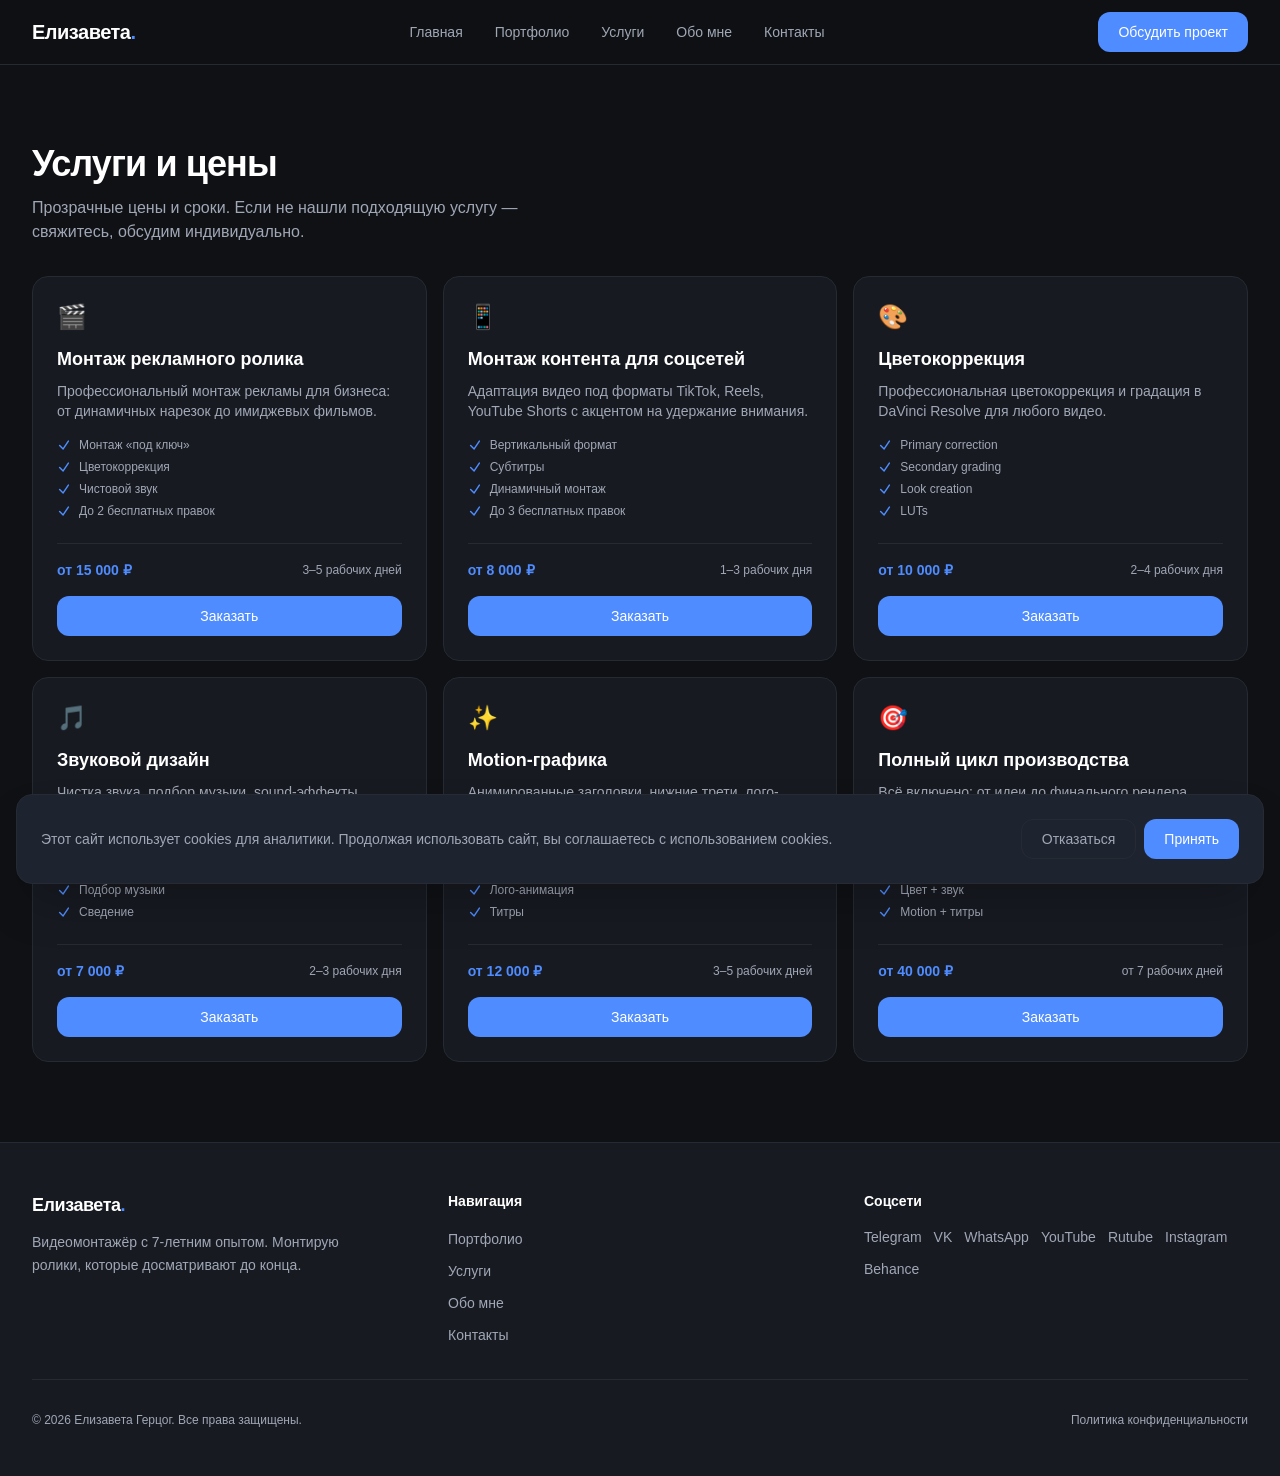
<file: services.html>
<!DOCTYPE html><html lang="ru" class="h-full antialiased"><head><meta charSet="utf-8"/><meta name="viewport" content="width=device-width, initial-scale=1"/><link rel="stylesheet" href="/_next/static/chunks/3oob62g0uo38f.css" data-precedence="next"/><link rel="preload" as="script" fetchPriority="low" href="/_next/static/chunks/10qk6v6416kh8.js"/><script src="/_next/static/chunks/27jktro2p5rq9.js" async=""></script><script src="/_next/static/chunks/3rxl-jt3pdxgx.js" async=""></script><script src="/_next/static/chunks/082obv3v03b-9.js" async=""></script><script src="/_next/static/chunks/turbopack-0hhk52o46twmi.js" async=""></script><script src="/_next/static/chunks/1t2poc9vz9_js.js" async=""></script><script src="/_next/static/chunks/14mrh2-p_w84d.js" async=""></script><title>Елизавета Герцог — видеомонтажёр | Портфолио</title><meta name="description" content="Профессиональный видеомонтаж рекламных роликов, контента для соцсетей, клипов и корпоративных фильмов. Более 7 лет опыта."/><meta property="og:title" content="Елизавета Герцог — видеомонтажёр"/><meta property="og:description" content="Профессиональный видеомонтаж рекламных роликов, контента для соцсетей, клипов и корпоративных фильмов."/><meta property="og:site_name" content="Елизавета Герцог — видеомонтажёр"/><meta property="og:type" content="website"/><meta name="twitter:card" content="summary"/><meta name="twitter:title" content="Елизавета Герцог — видеомонтажёр"/><meta name="twitter:description" content="Профессиональный видеомонтаж рекламных роликов, контента для соцсетей, клипов и корпоративных фильмов."/><link rel="icon" href="/favicon.ico?favicon.2vob68tjqpejf.ico" sizes="256x256" type="image/x-icon"/><script src="/_next/static/chunks/0cz1d0mv5g_q7.js" noModule=""></script></head><body class="min-h-full flex flex-col bg-bg-primary text-text-primary font-sans"><div hidden=""><!--$--><!--/$--></div><header class="fixed top-0 left-0 right-0 z-50 bg-header-bg backdrop-blur-xl border-b border-border-primary"><div class="mx-auto max-w-[1400px] px-4 sm:px-6 lg:px-8"><div class="flex h-16 items-center justify-between"><a class="text-xl font-bold tracking-tight text-text-primary hover:text-accent transition-colors" href="/">Елизавета<span class="text-accent">.</span></a><nav class="hidden md:flex items-center gap-8"><a class="text-sm font-medium transition-colors hover:text-accent text-text-secondary" href="/">Главная</a><a class="text-sm font-medium transition-colors hover:text-accent text-text-secondary" href="/portfolio">Портфолио</a><a class="text-sm font-medium transition-colors hover:text-accent text-accent" href="/services">Услуги</a><a class="text-sm font-medium transition-colors hover:text-accent text-text-secondary" href="/about">Обо мне</a><a class="text-sm font-medium transition-colors hover:text-accent text-text-secondary" href="/contacts">Контакты</a></nav><a class="hidden md:inline-flex items-center h-10 px-5 text-sm font-medium rounded-xl bg-accent text-white hover:bg-accent-hover transition-all duration-200 hover:-translate-y-0.5" href="/contacts">Обсудить проект</a><button class="md:hidden flex flex-col gap-1.5 p-3 -mr-3 touch-manipulation" aria-label="Открыть меню"><span class="block h-0.5 w-6 bg-text-primary transition-all duration-200 "></span><span class="block h-0.5 w-6 bg-text-primary transition-all duration-200 "></span><span class="block h-0.5 w-6 bg-text-primary transition-all duration-200 "></span></button></div></div></header><main class="flex-1 pt-16"><div class="mx-auto max-w-[1400px] px-4 sm:px-6 lg:px-8 py-12 sm:py-20"><div class="max-w-lg"><h1 class="text-3xl sm:text-4xl font-bold tracking-tight">Услуги и цены</h1><p class="mt-3 text-text-secondary">Прозрачные цены и сроки. Если не нашли подходящую услугу — свяжитесь, обсудим индивидуально.</p></div><div class="mt-8 grid grid-cols-1 sm:grid-cols-2 lg:grid-cols-3 gap-4"><div class="group p-6 rounded-2xl bg-bg-card border border-border-primary hover:border-accent/50 transition-all duration-200 hover:-translate-y-1 flex flex-col"><span class="text-2xl">🎬</span><h2 class="mt-3 text-lg font-semibold text-text-primary">Монтаж рекламного ролика</h2><p class="mt-2 text-sm text-text-secondary flex-1">Профессиональный монтаж рекламы для бизнеса: от динамичных нарезок до имиджевых фильмов.</p><ul class="mt-4 space-y-1.5"><li class="text-xs text-text-secondary flex items-center gap-2"><svg class="w-3.5 h-3.5 text-accent shrink-0" fill="none" stroke="currentColor" stroke-width="2.5" viewBox="0 0 24 24"><path stroke-linecap="round" stroke-linejoin="round" d="M4.5 12.75l6 6 9-13.5"></path></svg>Монтаж «под ключ»</li><li class="text-xs text-text-secondary flex items-center gap-2"><svg class="w-3.5 h-3.5 text-accent shrink-0" fill="none" stroke="currentColor" stroke-width="2.5" viewBox="0 0 24 24"><path stroke-linecap="round" stroke-linejoin="round" d="M4.5 12.75l6 6 9-13.5"></path></svg>Цветокоррекция</li><li class="text-xs text-text-secondary flex items-center gap-2"><svg class="w-3.5 h-3.5 text-accent shrink-0" fill="none" stroke="currentColor" stroke-width="2.5" viewBox="0 0 24 24"><path stroke-linecap="round" stroke-linejoin="round" d="M4.5 12.75l6 6 9-13.5"></path></svg>Чистовой звук</li><li class="text-xs text-text-secondary flex items-center gap-2"><svg class="w-3.5 h-3.5 text-accent shrink-0" fill="none" stroke="currentColor" stroke-width="2.5" viewBox="0 0 24 24"><path stroke-linecap="round" stroke-linejoin="round" d="M4.5 12.75l6 6 9-13.5"></path></svg>До 2 бесплатных правок</li></ul><div class="mt-6 pt-4 border-t border-border-primary flex items-center justify-between"><span class="text-sm font-semibold text-accent">от 15 000 ₽</span><span class="text-xs text-text-secondary">3–5 рабочих дней</span></div><a class="mt-4 w-full h-10 inline-flex items-center justify-center rounded-xl bg-accent text-white text-sm font-medium hover:bg-accent-hover transition-all duration-200" href="/contacts?service=mонтаж-рекламы">Заказать</a></div><div class="group p-6 rounded-2xl bg-bg-card border border-border-primary hover:border-accent/50 transition-all duration-200 hover:-translate-y-1 flex flex-col"><span class="text-2xl">📱</span><h2 class="mt-3 text-lg font-semibold text-text-primary">Монтаж контента для соцсетей</h2><p class="mt-2 text-sm text-text-secondary flex-1">Адаптация видео под форматы TikTok, Reels, YouTube Shorts с акцентом на удержание внимания.</p><ul class="mt-4 space-y-1.5"><li class="text-xs text-text-secondary flex items-center gap-2"><svg class="w-3.5 h-3.5 text-accent shrink-0" fill="none" stroke="currentColor" stroke-width="2.5" viewBox="0 0 24 24"><path stroke-linecap="round" stroke-linejoin="round" d="M4.5 12.75l6 6 9-13.5"></path></svg>Вертикальный формат</li><li class="text-xs text-text-secondary flex items-center gap-2"><svg class="w-3.5 h-3.5 text-accent shrink-0" fill="none" stroke="currentColor" stroke-width="2.5" viewBox="0 0 24 24"><path stroke-linecap="round" stroke-linejoin="round" d="M4.5 12.75l6 6 9-13.5"></path></svg>Субтитры</li><li class="text-xs text-text-secondary flex items-center gap-2"><svg class="w-3.5 h-3.5 text-accent shrink-0" fill="none" stroke="currentColor" stroke-width="2.5" viewBox="0 0 24 24"><path stroke-linecap="round" stroke-linejoin="round" d="M4.5 12.75l6 6 9-13.5"></path></svg>Динамичный монтаж</li><li class="text-xs text-text-secondary flex items-center gap-2"><svg class="w-3.5 h-3.5 text-accent shrink-0" fill="none" stroke="currentColor" stroke-width="2.5" viewBox="0 0 24 24"><path stroke-linecap="round" stroke-linejoin="round" d="M4.5 12.75l6 6 9-13.5"></path></svg>До 3 бесплатных правок</li></ul><div class="mt-6 pt-4 border-t border-border-primary flex items-center justify-between"><span class="text-sm font-semibold text-accent">от 8 000 ₽</span><span class="text-xs text-text-secondary">1–3 рабочих дня</span></div><a class="mt-4 w-full h-10 inline-flex items-center justify-center rounded-xl bg-accent text-white text-sm font-medium hover:bg-accent-hover transition-all duration-200" href="/contacts?service=influencer-контент">Заказать</a></div><div class="group p-6 rounded-2xl bg-bg-card border border-border-primary hover:border-accent/50 transition-all duration-200 hover:-translate-y-1 flex flex-col"><span class="text-2xl">🎨</span><h2 class="mt-3 text-lg font-semibold text-text-primary">Цветокоррекция</h2><p class="mt-2 text-sm text-text-secondary flex-1">Профессиональная цветокоррекция и градация в DaVinci Resolve для любого видео.</p><ul class="mt-4 space-y-1.5"><li class="text-xs text-text-secondary flex items-center gap-2"><svg class="w-3.5 h-3.5 text-accent shrink-0" fill="none" stroke="currentColor" stroke-width="2.5" viewBox="0 0 24 24"><path stroke-linecap="round" stroke-linejoin="round" d="M4.5 12.75l6 6 9-13.5"></path></svg>Primary correction</li><li class="text-xs text-text-secondary flex items-center gap-2"><svg class="w-3.5 h-3.5 text-accent shrink-0" fill="none" stroke="currentColor" stroke-width="2.5" viewBox="0 0 24 24"><path stroke-linecap="round" stroke-linejoin="round" d="M4.5 12.75l6 6 9-13.5"></path></svg>Secondary grading</li><li class="text-xs text-text-secondary flex items-center gap-2"><svg class="w-3.5 h-3.5 text-accent shrink-0" fill="none" stroke="currentColor" stroke-width="2.5" viewBox="0 0 24 24"><path stroke-linecap="round" stroke-linejoin="round" d="M4.5 12.75l6 6 9-13.5"></path></svg>Look creation</li><li class="text-xs text-text-secondary flex items-center gap-2"><svg class="w-3.5 h-3.5 text-accent shrink-0" fill="none" stroke="currentColor" stroke-width="2.5" viewBox="0 0 24 24"><path stroke-linecap="round" stroke-linejoin="round" d="M4.5 12.75l6 6 9-13.5"></path></svg>LUTs</li></ul><div class="mt-6 pt-4 border-t border-border-primary flex items-center justify-between"><span class="text-sm font-semibold text-accent">от 10 000 ₽</span><span class="text-xs text-text-secondary">2–4 рабочих дня</span></div><a class="mt-4 w-full h-10 inline-flex items-center justify-center rounded-xl bg-accent text-white text-sm font-medium hover:bg-accent-hover transition-all duration-200" href="/contacts?service=цветокоррекция">Заказать</a></div><div class="group p-6 rounded-2xl bg-bg-card border border-border-primary hover:border-accent/50 transition-all duration-200 hover:-translate-y-1 flex flex-col"><span class="text-2xl">🎵</span><h2 class="mt-3 text-lg font-semibold text-text-primary">Звуковой дизайн</h2><p class="mt-2 text-sm text-text-secondary flex-1">Чистка звука, подбор музыки, sound-эффекты, сведение — полный звуковой продакшн.</p><ul class="mt-4 space-y-1.5"><li class="text-xs text-text-secondary flex items-center gap-2"><svg class="w-3.5 h-3.5 text-accent shrink-0" fill="none" stroke="currentColor" stroke-width="2.5" viewBox="0 0 24 24"><path stroke-linecap="round" stroke-linejoin="round" d="M4.5 12.75l6 6 9-13.5"></path></svg>Шумоподавление</li><li class="text-xs text-text-secondary flex items-center gap-2"><svg class="w-3.5 h-3.5 text-accent shrink-0" fill="none" stroke="currentColor" stroke-width="2.5" viewBox="0 0 24 24"><path stroke-linecap="round" stroke-linejoin="round" d="M4.5 12.75l6 6 9-13.5"></path></svg>Саунд-дизайн</li><li class="text-xs text-text-secondary flex items-center gap-2"><svg class="w-3.5 h-3.5 text-accent shrink-0" fill="none" stroke="currentColor" stroke-width="2.5" viewBox="0 0 24 24"><path stroke-linecap="round" stroke-linejoin="round" d="M4.5 12.75l6 6 9-13.5"></path></svg>Подбор музыки</li><li class="text-xs text-text-secondary flex items-center gap-2"><svg class="w-3.5 h-3.5 text-accent shrink-0" fill="none" stroke="currentColor" stroke-width="2.5" viewBox="0 0 24 24"><path stroke-linecap="round" stroke-linejoin="round" d="M4.5 12.75l6 6 9-13.5"></path></svg>Сведение</li></ul><div class="mt-6 pt-4 border-t border-border-primary flex items-center justify-between"><span class="text-sm font-semibold text-accent">от 7 000 ₽</span><span class="text-xs text-text-secondary">2–3 рабочих дня</span></div><a class="mt-4 w-full h-10 inline-flex items-center justify-center rounded-xl bg-accent text-white text-sm font-medium hover:bg-accent-hover transition-all duration-200" href="/contacts?service=звук">Заказать</a></div><div class="group p-6 rounded-2xl bg-bg-card border border-border-primary hover:border-accent/50 transition-all duration-200 hover:-translate-y-1 flex flex-col"><span class="text-2xl">✨</span><h2 class="mt-3 text-lg font-semibold text-text-primary">Motion-графика</h2><p class="mt-2 text-sm text-text-secondary flex-1">Анимированные заголовки, нижние трети, лого-анимации, инфографика.</p><ul class="mt-4 space-y-1.5"><li class="text-xs text-text-secondary flex items-center gap-2"><svg class="w-3.5 h-3.5 text-accent shrink-0" fill="none" stroke="currentColor" stroke-width="2.5" viewBox="0 0 24 24"><path stroke-linecap="round" stroke-linejoin="round" d="M4.5 12.75l6 6 9-13.5"></path></svg>Lower thirds</li><li class="text-xs text-text-secondary flex items-center gap-2"><svg class="w-3.5 h-3.5 text-accent shrink-0" fill="none" stroke="currentColor" stroke-width="2.5" viewBox="0 0 24 24"><path stroke-linecap="round" stroke-linejoin="round" d="M4.5 12.75l6 6 9-13.5"></path></svg>Анимированная инфографика</li><li class="text-xs text-text-secondary flex items-center gap-2"><svg class="w-3.5 h-3.5 text-accent shrink-0" fill="none" stroke="currentColor" stroke-width="2.5" viewBox="0 0 24 24"><path stroke-linecap="round" stroke-linejoin="round" d="M4.5 12.75l6 6 9-13.5"></path></svg>Лого-анимация</li><li class="text-xs text-text-secondary flex items-center gap-2"><svg class="w-3.5 h-3.5 text-accent shrink-0" fill="none" stroke="currentColor" stroke-width="2.5" viewBox="0 0 24 24"><path stroke-linecap="round" stroke-linejoin="round" d="M4.5 12.75l6 6 9-13.5"></path></svg>Титры</li></ul><div class="mt-6 pt-4 border-t border-border-primary flex items-center justify-between"><span class="text-sm font-semibold text-accent">от 12 000 ₽</span><span class="text-xs text-text-secondary">3–5 рабочих дней</span></div><a class="mt-4 w-full h-10 inline-flex items-center justify-center rounded-xl bg-accent text-white text-sm font-medium hover:bg-accent-hover transition-all duration-200" href="/contacts?service=motion-графика">Заказать</a></div><div class="group p-6 rounded-2xl bg-bg-card border border-border-primary hover:border-accent/50 transition-all duration-200 hover:-translate-y-1 flex flex-col"><span class="text-2xl">🎯</span><h2 class="mt-3 text-lg font-semibold text-text-primary">Полный цикл производства</h2><p class="mt-2 text-sm text-text-secondary flex-1">Всё включено: от идеи до финального рендера. Подходит для крупных проектов.</p><ul class="mt-4 space-y-1.5"><li class="text-xs text-text-secondary flex items-center gap-2"><svg class="w-3.5 h-3.5 text-accent shrink-0" fill="none" stroke="currentColor" stroke-width="2.5" viewBox="0 0 24 24"><path stroke-linecap="round" stroke-linejoin="round" d="M4.5 12.75l6 6 9-13.5"></path></svg>Продюсирование</li><li class="text-xs text-text-secondary flex items-center gap-2"><svg class="w-3.5 h-3.5 text-accent shrink-0" fill="none" stroke="currentColor" stroke-width="2.5" viewBox="0 0 24 24"><path stroke-linecap="round" stroke-linejoin="round" d="M4.5 12.75l6 6 9-13.5"></path></svg>Монтаж</li><li class="text-xs text-text-secondary flex items-center gap-2"><svg class="w-3.5 h-3.5 text-accent shrink-0" fill="none" stroke="currentColor" stroke-width="2.5" viewBox="0 0 24 24"><path stroke-linecap="round" stroke-linejoin="round" d="M4.5 12.75l6 6 9-13.5"></path></svg>Цвет + звук</li><li class="text-xs text-text-secondary flex items-center gap-2"><svg class="w-3.5 h-3.5 text-accent shrink-0" fill="none" stroke="currentColor" stroke-width="2.5" viewBox="0 0 24 24"><path stroke-linecap="round" stroke-linejoin="round" d="M4.5 12.75l6 6 9-13.5"></path></svg>Motion + титры</li></ul><div class="mt-6 pt-4 border-t border-border-primary flex items-center justify-between"><span class="text-sm font-semibold text-accent">от 40 000 ₽</span><span class="text-xs text-text-secondary">от 7 рабочих дней</span></div><a class="mt-4 w-full h-10 inline-flex items-center justify-center rounded-xl bg-accent text-white text-sm font-medium hover:bg-accent-hover transition-all duration-200" href="/contacts?service=полный-цикл">Заказать</a></div></div></div><!--$--><!--/$--></main><footer class="border-t border-border-primary bg-bg-card"><div class="mx-auto max-w-[1400px] px-4 sm:px-6 lg:px-8 py-12"><div class="grid grid-cols-1 md:grid-cols-3 gap-8"><div><a class="text-lg font-bold tracking-tight text-text-primary" href="/">Елизавета<span class="text-accent">.</span></a><p class="mt-3 text-sm text-text-secondary leading-relaxed max-w-xs">Видеомонтажёр с 7-летним опытом. Монтирую ролики, которые досматривают до конца.</p></div><div><h3 class="text-sm font-semibold text-text-primary mb-4">Навигация</h3><ul class="space-y-2"><li><a class="text-sm text-text-secondary hover:text-accent transition-colors" href="/portfolio">Портфолио</a></li><li><a class="text-sm text-text-secondary hover:text-accent transition-colors" href="/services">Услуги</a></li><li><a class="text-sm text-text-secondary hover:text-accent transition-colors" href="/about">Обо мне</a></li><li><a class="text-sm text-text-secondary hover:text-accent transition-colors" href="/contacts">Контакты</a></li></ul></div><div><h3 class="text-sm font-semibold text-text-primary mb-4">Соцсети</h3><div class="flex flex-wrap gap-3"><a href="https://t.me/editor" target="_blank" rel="noopener noreferrer" class="text-sm text-text-secondary hover:text-accent transition-colors">Telegram</a><a href="https://vk.com/editor" target="_blank" rel="noopener noreferrer" class="text-sm text-text-secondary hover:text-accent transition-colors">VK</a><a href="https://wa.me/79991234567" target="_blank" rel="noopener noreferrer" class="text-sm text-text-secondary hover:text-accent transition-colors">WhatsApp</a><a href="https://youtube.com/@editor" target="_blank" rel="noopener noreferrer" class="text-sm text-text-secondary hover:text-accent transition-colors">YouTube</a><a href="https://rutube.ru/channel/editor" target="_blank" rel="noopener noreferrer" class="text-sm text-text-secondary hover:text-accent transition-colors">Rutube</a><a href="https://instagram.com/editor" target="_blank" rel="noopener noreferrer" class="text-sm text-text-secondary hover:text-accent transition-colors">Instagram</a><a href="https://behance.net/editor" target="_blank" rel="noopener noreferrer" class="text-sm text-text-secondary hover:text-accent transition-colors">Behance</a></div></div></div><div class="mt-8 pt-8 border-t border-border-primary flex flex-col sm:flex-row items-center justify-between gap-4"><p class="text-xs text-text-secondary">© <!-- -->2026<!-- --> Елизавета Герцог. Все права защищены.</p><a class="text-xs text-text-secondary hover:text-accent transition-colors" href="/policy">Политика конфиденциальности</a></div></div></footer><script src="/_next/static/chunks/10qk6v6416kh8.js" id="_R_" async=""></script><script>(self.__next_f=self.__next_f||[]).push([0])</script><script>self.__next_f.push([1,"1:\"$Sreact.fragment\"\n2:I[2971,[\"/_next/static/chunks/1t2poc9vz9_js.js\",\"/_next/static/chunks/14mrh2-p_w84d.js\"],\"Header\"]\n3:I[39756,[\"/_next/static/chunks/1t2poc9vz9_js.js\",\"/_next/static/chunks/14mrh2-p_w84d.js\"],\"default\"]\n4:I[37457,[\"/_next/static/chunks/1t2poc9vz9_js.js\",\"/_next/static/chunks/14mrh2-p_w84d.js\"],\"default\"]\n5:I[22016,[\"/_next/static/chunks/1t2poc9vz9_js.js\",\"/_next/static/chunks/14mrh2-p_w84d.js\"],\"\"]\ne:I[68027,[\"/_next/static/chunks/1t2poc9vz9_js.js\",\"/_next/static/chunks/14mrh2-p_w84d.js\"],\"default\",1]\n:HL[\"/_next/static/chunks/3oob62g0uo38f.css\",\"style\"]\n"])</script><script>self.__next_f.push([1,"0:{\"P\":null,\"c\":[\"\",\"services\"],\"q\":\"\",\"i\":false,\"f\":[[[\"\",{\"children\":[\"services\",{\"children\":[\"__PAGE__\",{}]}]},\"$undefined\",\"$undefined\",16],[[\"$\",\"$1\",\"c\",{\"children\":[[[\"$\",\"link\",\"0\",{\"rel\":\"stylesheet\",\"href\":\"/_next/static/chunks/3oob62g0uo38f.css\",\"precedence\":\"next\",\"crossOrigin\":\"$undefined\",\"nonce\":\"$undefined\"}],[\"$\",\"script\",\"script-0\",{\"src\":\"/_next/static/chunks/1t2poc9vz9_js.js\",\"async\":true,\"nonce\":\"$undefined\"}],[\"$\",\"script\",\"script-1\",{\"src\":\"/_next/static/chunks/14mrh2-p_w84d.js\",\"async\":true,\"nonce\":\"$undefined\"}]],[\"$\",\"html\",null,{\"lang\":\"ru\",\"className\":\"h-full antialiased\",\"children\":[\"$\",\"body\",null,{\"className\":\"min-h-full flex flex-col bg-bg-primary text-text-primary font-sans\",\"children\":[[\"$\",\"$L2\",null,{}],[\"$\",\"main\",null,{\"className\":\"flex-1 pt-16\",\"children\":[\"$\",\"$L3\",null,{\"parallelRouterKey\":\"children\",\"error\":\"$undefined\",\"errorStyles\":\"$undefined\",\"errorScripts\":\"$undefined\",\"template\":[\"$\",\"$L4\",null,{}],\"templateStyles\":\"$undefined\",\"templateScripts\":\"$undefined\",\"notFound\":[[\"$\",\"div\",null,{\"className\":\"flex flex-col items-center justify-center min-h-[calc(100vh-4rem)] text-center px-4\",\"children\":[[\"$\",\"h1\",null,{\"className\":\"text-6xl font-bold text-accent\",\"children\":\"404\"}],[\"$\",\"p\",null,{\"className\":\"mt-4 text-xl text-text-primary\",\"children\":\"Страница не найдена\"}],[\"$\",\"p\",null,{\"className\":\"mt-2 text-sm text-text-secondary\",\"children\":\"Возможно, страница была удалена или ссылка некорректна.\"}],[\"$\",\"$L5\",null,{\"href\":\"/\",\"className\":\"mt-8 inline-flex items-center h-12 px-8 text-base font-medium rounded-xl bg-accent text-white hover:bg-accent-hover transition-all duration-200\",\"children\":\"На главную\"}]]}],[]],\"forbidden\":\"$undefined\",\"unauthorized\":\"$undefined\"}]}],[\"$\",\"footer\",null,{\"className\":\"border-t border-border-primary bg-bg-card\",\"children\":[\"$\",\"div\",null,{\"className\":\"mx-auto max-w-[1400px] px-4 sm:px-6 lg:px-8 py-12\",\"children\":[[\"$\",\"div\",null,{\"className\":\"grid grid-cols-1 md:grid-cols-3 gap-8\",\"children\":[[\"$\",\"div\",null,{\"children\":[[\"$\",\"$L5\",null,{\"href\":\"/\",\"className\":\"text-lg font-bold tracking-tight text-text-primary\",\"children\":[\"Елизавета\",[\"$\",\"span\",null,{\"className\":\"text-accent\",\"children\":\".\"}]]}],[\"$\",\"p\",null,{\"className\":\"mt-3 text-sm text-text-secondary leading-relaxed max-w-xs\",\"children\":\"Видеомонтажёр с 7-летним опытом. Монтирую ролики, которые досматривают до конца.\"}]]}],[\"$\",\"div\",null,{\"children\":[[\"$\",\"h3\",null,{\"className\":\"text-sm font-semibold text-text-primary mb-4\",\"children\":\"Навигация\"}],[\"$\",\"ul\",null,{\"className\":\"space-y-2\",\"children\":[[\"$\",\"li\",\"/portfolio\",{\"children\":[\"$\",\"$L5\",null,{\"href\":\"/portfolio\",\"className\":\"text-sm text-text-secondary hover:text-accent transition-colors\",\"children\":\"Портфолио\"}]}],[\"$\",\"li\",\"/services\",{\"children\":[\"$\",\"$L5\",null,{\"href\":\"/services\",\"className\":\"text-sm text-text-secondary hover:text-accent transition-colors\",\"children\":\"Услуги\"}]}],[\"$\",\"li\",\"/about\",{\"children\":[\"$\",\"$L5\",null,{\"href\":\"/about\",\"className\":\"text-sm text-text-secondary hover:text-accent transition-colors\",\"children\":\"Обо мне\"}]}],[\"$\",\"li\",\"/contacts\",{\"children\":[\"$\",\"$L5\",null,{\"href\":\"/contacts\",\"className\":\"text-sm text-text-secondary hover:text-accent transition-colors\",\"children\":\"Контакты\"}]}]]}]]}],[\"$\",\"div\",null,{\"children\":[[\"$\",\"h3\",null,{\"className\":\"text-sm font-semibold text-text-primary mb-4\",\"children\":\"Соцсети\"}],[\"$\",\"div\",null,{\"className\":\"flex flex-wrap gap-3\",\"children\":[[\"$\",\"a\",null,{\"href\":\"https://t.me/editor\",\"target\":\"_blank\",\"rel\":\"noopener noreferrer\",\"className\":\"text-sm text-text-secondary hover:text-accent transition-colors\",\"children\":\"Telegram\"}],[\"$\",\"a\",null,{\"href\":\"https://vk.com/editor\",\"target\":\"_blank\",\"rel\":\"noopener noreferrer\",\"className\":\"text-sm text-text-secondary hover:text-accent transition-colors\",\"children\":\"VK\"}],[\"$\",\"a\",null,{\"href\":\"https://wa.me/79991234567\",\"target\":\"_blank\",\"rel\":\"noopener noreferrer\",\"className\":\"text-sm text-text-secondary hover:text-accent transition-colors\",\"children\":\"WhatsApp\"}],[\"$\",\"a\",null,{\"href\":\"https://youtube.com/@editor\",\"target\":\"_blank\",\"rel\":\"noopener noreferrer\",\"className\":\"text-sm text-text-secondary hover:text-accent transition-colors\",\"children\":\"YouTube\"}],[\"$\",\"a\",null,{\"href\":\"https://rutube.ru/channel/editor\",\"target\":\"_blank\",\"rel\":\"noopener noreferrer\",\"className\":\"text-sm text-text-secondary hover:text-accent transition-colors\",\"children\":\"Rutube\"}],[\"$\",\"a\",null,{\"href\":\"https://instagram.com/editor\",\"target\":\"_blank\",\"rel\":\"noopener noreferrer\",\"className\":\"text-sm text-text-secondary hover:text-accent transition-colors\",\"children\":\"Instagram\"}],\"$L6\"]}]]}]]}],\"$L7\"]}]}],\"$L8\",\"$L9\"]}]}]]}],{\"children\":[\"$La\",{\"children\":[\"$Lb\",{},null,false,null]},null,false,\"$@c\"]},null,false,null],\"$Ld\",false]],\"m\":\"$undefined\",\"G\":[\"$e\",[\"$Lf\"]],\"S\":true,\"h\":null,\"s\":\"$undefined\",\"l\":\"$undefined\",\"p\":\"$undefined\",\"d\":\"$undefined\",\"b\":\"LYtJGUkDXsnBd4_8rW0sw\"}\n"])</script><script>self.__next_f.push([1,"10:I[40244,[\"/_next/static/chunks/1t2poc9vz9_js.js\",\"/_next/static/chunks/14mrh2-p_w84d.js\"],\"CookieBanner\"]\n11:I[60756,[\"/_next/static/chunks/1t2poc9vz9_js.js\",\"/_next/static/chunks/14mrh2-p_w84d.js\"],\"YandexMetrics\"]\n1e:I[97367,[\"/_next/static/chunks/1t2poc9vz9_js.js\",\"/_next/static/chunks/14mrh2-p_w84d.js\"],\"ViewportBoundary\"]\n20:I[97367,[\"/_next/static/chunks/1t2poc9vz9_js.js\",\"/_next/static/chunks/14mrh2-p_w84d.js\"],\"MetadataBoundary\"]\n21:\"$Sreact.suspense\"\n6:[\"$\",\"a\",null,{\"href\":\"https://behance.net/editor\",\"target\":\"_blank\",\"rel\":\"noopener noreferrer\",\"className\":\"text-sm text-text-secondary hover:text-accent transition-colors\",\"children\":\"Behance\"}]\n7:[\"$\",\"div\",null,{\"className\":\"mt-8 pt-8 border-t border-border-primary flex flex-col sm:flex-row items-center justify-between gap-4\",\"children\":[[\"$\",\"p\",null,{\"className\":\"text-xs text-text-secondary\",\"children\":[\"© \",2026,\" Елизавета Герцог. Все права защищены.\"]}],[\"$\",\"$L5\",null,{\"href\":\"/policy\",\"className\":\"text-xs text-text-secondary hover:text-accent transition-colors\",\"children\":\"Политика конфиденциальности\"}]]}]\n8:[\"$\",\"$L10\",null,{}]\n9:[\"$\",\"$L11\",null,{}]\na:[\"$\",\"$1\",\"c\",{\"children\":[null,[\"$\",\"$L3\",null,{\"parallelRouterKey\":\"children\",\"error\":\"$undefined\",\"errorStyles\":\"$undefined\",\"errorScripts\":\"$undefined\",\"template\":[\"$\",\"$L4\",null,{}],\"templateStyles\":\"$undefined\",\"templateScripts\":\"$undefined\",\"notFound\":\"$undefined\",\"forbidden\":\"$undefined\",\"unauthorized\":\"$undefined\"}]]}]\n"])</script><script>self.__next_f.push([1,"b:[\"$\",\"$1\",\"c\",{\"children\":[[\"$\",\"div\",null,{\"className\":\"mx-auto max-w-[1400px] px-4 sm:px-6 lg:px-8 py-12 sm:py-20\",\"children\":[[\"$\",\"div\",null,{\"className\":\"max-w-lg\",\"children\":[[\"$\",\"h1\",null,{\"className\":\"text-3xl sm:text-4xl font-bold tracking-tight\",\"children\":\"Услуги и цены\"}],[\"$\",\"p\",null,{\"className\":\"mt-3 text-text-secondary\",\"children\":\"Прозрачные цены и сроки. Если не нашли подходящую услугу — свяжитесь, обсудим индивидуально.\"}]]}],[\"$\",\"div\",null,{\"className\":\"mt-8 grid grid-cols-1 sm:grid-cols-2 lg:grid-cols-3 gap-4\",\"children\":[[\"$\",\"div\",\"mонтаж-рекламы\",{\"className\":\"group p-6 rounded-2xl bg-bg-card border border-border-primary hover:border-accent/50 transition-all duration-200 hover:-translate-y-1 flex flex-col\",\"children\":[[\"$\",\"span\",null,{\"className\":\"text-2xl\",\"children\":\"🎬\"}],[\"$\",\"h2\",null,{\"className\":\"mt-3 text-lg font-semibold text-text-primary\",\"children\":\"Монтаж рекламного ролика\"}],[\"$\",\"p\",null,{\"className\":\"mt-2 text-sm text-text-secondary flex-1\",\"children\":\"Профессиональный монтаж рекламы для бизнеса: от динамичных нарезок до имиджевых фильмов.\"}],[\"$\",\"ul\",null,{\"className\":\"mt-4 space-y-1.5\",\"children\":[[\"$\",\"li\",\"Монтаж «под ключ»\",{\"className\":\"text-xs text-text-secondary flex items-center gap-2\",\"children\":[[\"$\",\"svg\",null,{\"className\":\"w-3.5 h-3.5 text-accent shrink-0\",\"fill\":\"none\",\"stroke\":\"currentColor\",\"strokeWidth\":2.5,\"viewBox\":\"0 0 24 24\",\"children\":[\"$\",\"path\",null,{\"strokeLinecap\":\"round\",\"strokeLinejoin\":\"round\",\"d\":\"M4.5 12.75l6 6 9-13.5\"}]}],\"Монтаж «под ключ»\"]}],[\"$\",\"li\",\"Цветокоррекция\",{\"className\":\"text-xs text-text-secondary flex items-center gap-2\",\"children\":[[\"$\",\"svg\",null,{\"className\":\"w-3.5 h-3.5 text-accent shrink-0\",\"fill\":\"none\",\"stroke\":\"currentColor\",\"strokeWidth\":2.5,\"viewBox\":\"0 0 24 24\",\"children\":[\"$\",\"path\",null,{\"strokeLinecap\":\"round\",\"strokeLinejoin\":\"round\",\"d\":\"M4.5 12.75l6 6 9-13.5\"}]}],\"Цветокоррекция\"]}],[\"$\",\"li\",\"Чистовой звук\",{\"className\":\"text-xs text-text-secondary flex items-center gap-2\",\"children\":[[\"$\",\"svg\",null,{\"className\":\"w-3.5 h-3.5 text-accent shrink-0\",\"fill\":\"none\",\"stroke\":\"currentColor\",\"strokeWidth\":2.5,\"viewBox\":\"0 0 24 24\",\"children\":[\"$\",\"path\",null,{\"strokeLinecap\":\"round\",\"strokeLinejoin\":\"round\",\"d\":\"M4.5 12.75l6 6 9-13.5\"}]}],\"Чистовой звук\"]}],[\"$\",\"li\",\"До 2 бесплатных правок\",{\"className\":\"text-xs text-text-secondary flex items-center gap-2\",\"children\":[[\"$\",\"svg\",null,{\"className\":\"w-3.5 h-3.5 text-accent shrink-0\",\"fill\":\"none\",\"stroke\":\"currentColor\",\"strokeWidth\":2.5,\"viewBox\":\"0 0 24 24\",\"children\":[\"$\",\"path\",null,{\"strokeLinecap\":\"round\",\"strokeLinejoin\":\"round\",\"d\":\"M4.5 12.75l6 6 9-13.5\"}]}],\"До 2 бесплатных правок\"]}]]}],[\"$\",\"div\",null,{\"className\":\"mt-6 pt-4 border-t border-border-primary flex items-center justify-between\",\"children\":[[\"$\",\"span\",null,{\"className\":\"text-sm font-semibold text-accent\",\"children\":\"от 15 000 ₽\"}],[\"$\",\"span\",null,{\"className\":\"text-xs text-text-secondary\",\"children\":\"3–5 рабочих дней\"}]]}],[\"$\",\"$L5\",null,{\"href\":\"/contacts?service=mонтаж-рекламы\",\"className\":\"mt-4 w-full h-10 inline-flex items-center justify-center rounded-xl bg-accent text-white text-sm font-medium hover:bg-accent-hover transition-all duration-200\",\"children\":\"Заказать\"}]]}],[\"$\",\"div\",\"influencer-контент\",{\"className\":\"group p-6 rounded-2xl bg-bg-card border border-border-primary hover:border-accent/50 transition-all duration-200 hover:-translate-y-1 flex flex-col\",\"children\":[[\"$\",\"span\",null,{\"className\":\"text-2xl\",\"children\":\"📱\"}],[\"$\",\"h2\",null,{\"className\":\"mt-3 text-lg font-semibold text-text-primary\",\"children\":\"Монтаж контента для соцсетей\"}],[\"$\",\"p\",null,{\"className\":\"mt-2 text-sm text-text-secondary flex-1\",\"children\":\"Адаптация видео под форматы TikTok, Reels, YouTube Shorts с акцентом на удержание внимания.\"}],[\"$\",\"ul\",null,{\"className\":\"mt-4 space-y-1.5\",\"children\":[[\"$\",\"li\",\"Вертикальный формат\",{\"className\":\"text-xs text-text-secondary flex items-center gap-2\",\"children\":[[\"$\",\"svg\",null,{\"className\":\"w-3.5 h-3.5 text-accent shrink-0\",\"fill\":\"none\",\"stroke\":\"currentColor\",\"strokeWidth\":2.5,\"viewBox\":\"0 0 24 24\",\"children\":\"$L12\"}],\"Вертикальный формат\"]}],\"$L13\",\"$L14\",\"$L15\"]}],\"$L16\",\"$L17\"]}],\"$L18\",\"$L19\",\"$L1a\",\"$L1b\"]}]]}],null,\"$L1c\"]}]\n"])</script><script>self.__next_f.push([1,"1d:[]\nc:\"$W1d\"\nd:[\"$\",\"$1\",\"h\",{\"children\":[null,[\"$\",\"$L1e\",null,{\"children\":\"$L1f\"}],[\"$\",\"div\",null,{\"hidden\":true,\"children\":[\"$\",\"$L20\",null,{\"children\":[\"$\",\"$21\",null,{\"name\":\"Next.Metadata\",\"children\":\"$L22\"}]}]}],null]}]\nf:[\"$\",\"link\",\"0\",{\"rel\":\"stylesheet\",\"href\":\"/_next/static/chunks/3oob62g0uo38f.css\",\"precedence\":\"next\",\"crossOrigin\":\"$undefined\",\"nonce\":\"$undefined\"}]\n"])</script><script>self.__next_f.push([1,"23:I[97367,[\"/_next/static/chunks/1t2poc9vz9_js.js\",\"/_next/static/chunks/14mrh2-p_w84d.js\"],\"OutletBoundary\"]\n12:[\"$\",\"path\",null,{\"strokeLinecap\":\"round\",\"strokeLinejoin\":\"round\",\"d\":\"M4.5 12.75l6 6 9-13.5\"}]\n13:[\"$\",\"li\",\"Субтитры\",{\"className\":\"text-xs text-text-secondary flex items-center gap-2\",\"children\":[[\"$\",\"svg\",null,{\"className\":\"w-3.5 h-3.5 text-accent shrink-0\",\"fill\":\"none\",\"stroke\":\"currentColor\",\"strokeWidth\":2.5,\"viewBox\":\"0 0 24 24\",\"children\":[\"$\",\"path\",null,{\"strokeLinecap\":\"round\",\"strokeLinejoin\":\"round\",\"d\":\"M4.5 12.75l6 6 9-13.5\"}]}],\"Субтитры\"]}]\n14:[\"$\",\"li\",\"Динамичный монтаж\",{\"className\":\"text-xs text-text-secondary flex items-center gap-2\",\"children\":[[\"$\",\"svg\",null,{\"className\":\"w-3.5 h-3.5 text-accent shrink-0\",\"fill\":\"none\",\"stroke\":\"currentColor\",\"strokeWidth\":2.5,\"viewBox\":\"0 0 24 24\",\"children\":[\"$\",\"path\",null,{\"strokeLinecap\":\"round\",\"strokeLinejoin\":\"round\",\"d\":\"M4.5 12.75l6 6 9-13.5\"}]}],\"Динамичный монтаж\"]}]\n15:[\"$\",\"li\",\"До 3 бесплатных правок\",{\"className\":\"text-xs text-text-secondary flex items-center gap-2\",\"children\":[[\"$\",\"svg\",null,{\"className\":\"w-3.5 h-3.5 text-accent shrink-0\",\"fill\":\"none\",\"stroke\":\"currentColor\",\"strokeWidth\":2.5,\"viewBox\":\"0 0 24 24\",\"children\":[\"$\",\"path\",null,{\"strokeLinecap\":\"round\",\"strokeLinejoin\":\"round\",\"d\":\"M4.5 12.75l6 6 9-13.5\"}]}],\"До 3 бесплатных правок\"]}]\n16:[\"$\",\"div\",null,{\"className\":\"mt-6 pt-4 border-t border-border-primary flex items-center justify-between\",\"children\":[[\"$\",\"span\",null,{\"className\":\"text-sm font-semibold text-accent\",\"children\":\"от 8 000 ₽\"}],[\"$\",\"span\",null,{\"className\":\"text-xs text-text-secondary\",\"children\":\"1–3 рабочих дня\"}]]}]\n17:[\"$\",\"$L5\",null,{\"href\":\"/contacts?service=influencer-контент\",\"className\":\"mt-4 w-full h-10 inline-flex items-center justify-center rounded-xl bg-accent text-white text-sm font-medium hover:bg-accent-hover transition-all duration-200\",\"children\":\"Заказать\"}]\n"])</script><script>self.__next_f.push([1,"18:[\"$\",\"div\",\"цветокоррекция\",{\"className\":\"group p-6 rounded-2xl bg-bg-card border border-border-primary hover:border-accent/50 transition-all duration-200 hover:-translate-y-1 flex flex-col\",\"children\":[[\"$\",\"span\",null,{\"className\":\"text-2xl\",\"children\":\"🎨\"}],[\"$\",\"h2\",null,{\"className\":\"mt-3 text-lg font-semibold text-text-primary\",\"children\":\"Цветокоррекция\"}],[\"$\",\"p\",null,{\"className\":\"mt-2 text-sm text-text-secondary flex-1\",\"children\":\"Профессиональная цветокоррекция и градация в DaVinci Resolve для любого видео.\"}],[\"$\",\"ul\",null,{\"className\":\"mt-4 space-y-1.5\",\"children\":[[\"$\",\"li\",\"Primary correction\",{\"className\":\"text-xs text-text-secondary flex items-center gap-2\",\"children\":[[\"$\",\"svg\",null,{\"className\":\"w-3.5 h-3.5 text-accent shrink-0\",\"fill\":\"none\",\"stroke\":\"currentColor\",\"strokeWidth\":2.5,\"viewBox\":\"0 0 24 24\",\"children\":[\"$\",\"path\",null,{\"strokeLinecap\":\"round\",\"strokeLinejoin\":\"round\",\"d\":\"M4.5 12.75l6 6 9-13.5\"}]}],\"Primary correction\"]}],[\"$\",\"li\",\"Secondary grading\",{\"className\":\"text-xs text-text-secondary flex items-center gap-2\",\"children\":[[\"$\",\"svg\",null,{\"className\":\"w-3.5 h-3.5 text-accent shrink-0\",\"fill\":\"none\",\"stroke\":\"currentColor\",\"strokeWidth\":2.5,\"viewBox\":\"0 0 24 24\",\"children\":[\"$\",\"path\",null,{\"strokeLinecap\":\"round\",\"strokeLinejoin\":\"round\",\"d\":\"M4.5 12.75l6 6 9-13.5\"}]}],\"Secondary grading\"]}],[\"$\",\"li\",\"Look creation\",{\"className\":\"text-xs text-text-secondary flex items-center gap-2\",\"children\":[[\"$\",\"svg\",null,{\"className\":\"w-3.5 h-3.5 text-accent shrink-0\",\"fill\":\"none\",\"stroke\":\"currentColor\",\"strokeWidth\":2.5,\"viewBox\":\"0 0 24 24\",\"children\":[\"$\",\"path\",null,{\"strokeLinecap\":\"round\",\"strokeLinejoin\":\"round\",\"d\":\"M4.5 12.75l6 6 9-13.5\"}]}],\"Look creation\"]}],[\"$\",\"li\",\"LUTs\",{\"className\":\"text-xs text-text-secondary flex items-center gap-2\",\"children\":[[\"$\",\"svg\",null,{\"className\":\"w-3.5 h-3.5 text-accent shrink-0\",\"fill\":\"none\",\"stroke\":\"currentColor\",\"strokeWidth\":2.5,\"viewBox\":\"0 0 24 24\",\"children\":[\"$\",\"path\",null,{\"strokeLinecap\":\"round\",\"strokeLinejoin\":\"round\",\"d\":\"M4.5 12.75l6 6 9-13.5\"}]}],\"LUTs\"]}]]}],[\"$\",\"div\",null,{\"className\":\"mt-6 pt-4 border-t border-border-primary flex items-center justify-between\",\"children\":[[\"$\",\"span\",null,{\"className\":\"text-sm font-semibold text-accent\",\"children\":\"от 10 000 ₽\"}],[\"$\",\"span\",null,{\"className\":\"text-xs text-text-secondary\",\"children\":\"2–4 рабочих дня\"}]]}],[\"$\",\"$L5\",null,{\"href\":\"/contacts?service=цветокоррекция\",\"className\":\"mt-4 w-full h-10 inline-flex items-center justify-center rounded-xl bg-accent text-white text-sm font-medium hover:bg-accent-hover transition-all duration-200\",\"children\":\"Заказать\"}]]}]\n"])</script><script>self.__next_f.push([1,"19:[\"$\",\"div\",\"звук\",{\"className\":\"group p-6 rounded-2xl bg-bg-card border border-border-primary hover:border-accent/50 transition-all duration-200 hover:-translate-y-1 flex flex-col\",\"children\":[[\"$\",\"span\",null,{\"className\":\"text-2xl\",\"children\":\"🎵\"}],[\"$\",\"h2\",null,{\"className\":\"mt-3 text-lg font-semibold text-text-primary\",\"children\":\"Звуковой дизайн\"}],[\"$\",\"p\",null,{\"className\":\"mt-2 text-sm text-text-secondary flex-1\",\"children\":\"Чистка звука, подбор музыки, sound-эффекты, сведение — полный звуковой продакшн.\"}],[\"$\",\"ul\",null,{\"className\":\"mt-4 space-y-1.5\",\"children\":[[\"$\",\"li\",\"Шумоподавление\",{\"className\":\"text-xs text-text-secondary flex items-center gap-2\",\"children\":[[\"$\",\"svg\",null,{\"className\":\"w-3.5 h-3.5 text-accent shrink-0\",\"fill\":\"none\",\"stroke\":\"currentColor\",\"strokeWidth\":2.5,\"viewBox\":\"0 0 24 24\",\"children\":[\"$\",\"path\",null,{\"strokeLinecap\":\"round\",\"strokeLinejoin\":\"round\",\"d\":\"M4.5 12.75l6 6 9-13.5\"}]}],\"Шумоподавление\"]}],[\"$\",\"li\",\"Саунд-дизайн\",{\"className\":\"text-xs text-text-secondary flex items-center gap-2\",\"children\":[[\"$\",\"svg\",null,{\"className\":\"w-3.5 h-3.5 text-accent shrink-0\",\"fill\":\"none\",\"stroke\":\"currentColor\",\"strokeWidth\":2.5,\"viewBox\":\"0 0 24 24\",\"children\":[\"$\",\"path\",null,{\"strokeLinecap\":\"round\",\"strokeLinejoin\":\"round\",\"d\":\"M4.5 12.75l6 6 9-13.5\"}]}],\"Саунд-дизайн\"]}],[\"$\",\"li\",\"Подбор музыки\",{\"className\":\"text-xs text-text-secondary flex items-center gap-2\",\"children\":[[\"$\",\"svg\",null,{\"className\":\"w-3.5 h-3.5 text-accent shrink-0\",\"fill\":\"none\",\"stroke\":\"currentColor\",\"strokeWidth\":2.5,\"viewBox\":\"0 0 24 24\",\"children\":[\"$\",\"path\",null,{\"strokeLinecap\":\"round\",\"strokeLinejoin\":\"round\",\"d\":\"M4.5 12.75l6 6 9-13.5\"}]}],\"Подбор музыки\"]}],[\"$\",\"li\",\"Сведение\",{\"className\":\"text-xs text-text-secondary flex items-center gap-2\",\"children\":[[\"$\",\"svg\",null,{\"className\":\"w-3.5 h-3.5 text-accent shrink-0\",\"fill\":\"none\",\"stroke\":\"currentColor\",\"strokeWidth\":2.5,\"viewBox\":\"0 0 24 24\",\"children\":[\"$\",\"path\",null,{\"strokeLinecap\":\"round\",\"strokeLinejoin\":\"round\",\"d\":\"M4.5 12.75l6 6 9-13.5\"}]}],\"Сведение\"]}]]}],[\"$\",\"div\",null,{\"className\":\"mt-6 pt-4 border-t border-border-primary flex items-center justify-between\",\"children\":[[\"$\",\"span\",null,{\"className\":\"text-sm font-semibold text-accent\",\"children\":\"от 7 000 ₽\"}],[\"$\",\"span\",null,{\"className\":\"text-xs text-text-secondary\",\"children\":\"2–3 рабочих дня\"}]]}],[\"$\",\"$L5\",null,{\"href\":\"/contacts?service=звук\",\"className\":\"mt-4 w-full h-10 inline-flex items-center justify-center rounded-xl bg-accent text-white text-sm font-medium hover:bg-accent-hover transition-all duration-200\",\"children\":\"Заказать\"}]]}]\n"])</script><script>self.__next_f.push([1,"1a:[\"$\",\"div\",\"motion-графика\",{\"className\":\"group p-6 rounded-2xl bg-bg-card border border-border-primary hover:border-accent/50 transition-all duration-200 hover:-translate-y-1 flex flex-col\",\"children\":[[\"$\",\"span\",null,{\"className\":\"text-2xl\",\"children\":\"✨\"}],[\"$\",\"h2\",null,{\"className\":\"mt-3 text-lg font-semibold text-text-primary\",\"children\":\"Motion-графика\"}],[\"$\",\"p\",null,{\"className\":\"mt-2 text-sm text-text-secondary flex-1\",\"children\":\"Анимированные заголовки, нижние трети, лого-анимации, инфографика.\"}],[\"$\",\"ul\",null,{\"className\":\"mt-4 space-y-1.5\",\"children\":[[\"$\",\"li\",\"Lower thirds\",{\"className\":\"text-xs text-text-secondary flex items-center gap-2\",\"children\":[[\"$\",\"svg\",null,{\"className\":\"w-3.5 h-3.5 text-accent shrink-0\",\"fill\":\"none\",\"stroke\":\"currentColor\",\"strokeWidth\":2.5,\"viewBox\":\"0 0 24 24\",\"children\":[\"$\",\"path\",null,{\"strokeLinecap\":\"round\",\"strokeLinejoin\":\"round\",\"d\":\"M4.5 12.75l6 6 9-13.5\"}]}],\"Lower thirds\"]}],[\"$\",\"li\",\"Анимированная инфографика\",{\"className\":\"text-xs text-text-secondary flex items-center gap-2\",\"children\":[[\"$\",\"svg\",null,{\"className\":\"w-3.5 h-3.5 text-accent shrink-0\",\"fill\":\"none\",\"stroke\":\"currentColor\",\"strokeWidth\":2.5,\"viewBox\":\"0 0 24 24\",\"children\":[\"$\",\"path\",null,{\"strokeLinecap\":\"round\",\"strokeLinejoin\":\"round\",\"d\":\"M4.5 12.75l6 6 9-13.5\"}]}],\"Анимированная инфографика\"]}],[\"$\",\"li\",\"Лого-анимация\",{\"className\":\"text-xs text-text-secondary flex items-center gap-2\",\"children\":[[\"$\",\"svg\",null,{\"className\":\"w-3.5 h-3.5 text-accent shrink-0\",\"fill\":\"none\",\"stroke\":\"currentColor\",\"strokeWidth\":2.5,\"viewBox\":\"0 0 24 24\",\"children\":[\"$\",\"path\",null,{\"strokeLinecap\":\"round\",\"strokeLinejoin\":\"round\",\"d\":\"M4.5 12.75l6 6 9-13.5\"}]}],\"Лого-анимация\"]}],[\"$\",\"li\",\"Титры\",{\"className\":\"text-xs text-text-secondary flex items-center gap-2\",\"children\":[[\"$\",\"svg\",null,{\"className\":\"w-3.5 h-3.5 text-accent shrink-0\",\"fill\":\"none\",\"stroke\":\"currentColor\",\"strokeWidth\":2.5,\"viewBox\":\"0 0 24 24\",\"children\":[\"$\",\"path\",null,{\"strokeLinecap\":\"round\",\"strokeLinejoin\":\"round\",\"d\":\"M4.5 12.75l6 6 9-13.5\"}]}],\"Титры\"]}]]}],[\"$\",\"div\",null,{\"className\":\"mt-6 pt-4 border-t border-border-primary flex items-center justify-between\",\"children\":[[\"$\",\"span\",null,{\"className\":\"text-sm font-semibold text-accent\",\"children\":\"от 12 000 ₽\"}],[\"$\",\"span\",null,{\"className\":\"text-xs text-text-secondary\",\"children\":\"3–5 рабочих дней\"}]]}],[\"$\",\"$L5\",null,{\"href\":\"/contacts?service=motion-графика\",\"className\":\"mt-4 w-full h-10 inline-flex items-center justify-center rounded-xl bg-accent text-white text-sm font-medium hover:bg-accent-hover transition-all duration-200\",\"children\":\"Заказать\"}]]}]\n"])</script><script>self.__next_f.push([1,"1b:[\"$\",\"div\",\"полный-цикл\",{\"className\":\"group p-6 rounded-2xl bg-bg-card border border-border-primary hover:border-accent/50 transition-all duration-200 hover:-translate-y-1 flex flex-col\",\"children\":[[\"$\",\"span\",null,{\"className\":\"text-2xl\",\"children\":\"🎯\"}],[\"$\",\"h2\",null,{\"className\":\"mt-3 text-lg font-semibold text-text-primary\",\"children\":\"Полный цикл производства\"}],[\"$\",\"p\",null,{\"className\":\"mt-2 text-sm text-text-secondary flex-1\",\"children\":\"Всё включено: от идеи до финального рендера. Подходит для крупных проектов.\"}],[\"$\",\"ul\",null,{\"className\":\"mt-4 space-y-1.5\",\"children\":[[\"$\",\"li\",\"Продюсирование\",{\"className\":\"text-xs text-text-secondary flex items-center gap-2\",\"children\":[[\"$\",\"svg\",null,{\"className\":\"w-3.5 h-3.5 text-accent shrink-0\",\"fill\":\"none\",\"stroke\":\"currentColor\",\"strokeWidth\":2.5,\"viewBox\":\"0 0 24 24\",\"children\":[\"$\",\"path\",null,{\"strokeLinecap\":\"round\",\"strokeLinejoin\":\"round\",\"d\":\"M4.5 12.75l6 6 9-13.5\"}]}],\"Продюсирование\"]}],[\"$\",\"li\",\"Монтаж\",{\"className\":\"text-xs text-text-secondary flex items-center gap-2\",\"children\":[[\"$\",\"svg\",null,{\"className\":\"w-3.5 h-3.5 text-accent shrink-0\",\"fill\":\"none\",\"stroke\":\"currentColor\",\"strokeWidth\":2.5,\"viewBox\":\"0 0 24 24\",\"children\":[\"$\",\"path\",null,{\"strokeLinecap\":\"round\",\"strokeLinejoin\":\"round\",\"d\":\"M4.5 12.75l6 6 9-13.5\"}]}],\"Монтаж\"]}],[\"$\",\"li\",\"Цвет + звук\",{\"className\":\"text-xs text-text-secondary flex items-center gap-2\",\"children\":[[\"$\",\"svg\",null,{\"className\":\"w-3.5 h-3.5 text-accent shrink-0\",\"fill\":\"none\",\"stroke\":\"currentColor\",\"strokeWidth\":2.5,\"viewBox\":\"0 0 24 24\",\"children\":[\"$\",\"path\",null,{\"strokeLinecap\":\"round\",\"strokeLinejoin\":\"round\",\"d\":\"M4.5 12.75l6 6 9-13.5\"}]}],\"Цвет + звук\"]}],[\"$\",\"li\",\"Motion + титры\",{\"className\":\"text-xs text-text-secondary flex items-center gap-2\",\"children\":[[\"$\",\"svg\",null,{\"className\":\"w-3.5 h-3.5 text-accent shrink-0\",\"fill\":\"none\",\"stroke\":\"currentColor\",\"strokeWidth\":2.5,\"viewBox\":\"0 0 24 24\",\"children\":[\"$\",\"path\",null,{\"strokeLinecap\":\"round\",\"strokeLinejoin\":\"round\",\"d\":\"M4.5 12.75l6 6 9-13.5\"}]}],\"Motion + титры\"]}]]}],[\"$\",\"div\",null,{\"className\":\"mt-6 pt-4 border-t border-border-primary flex items-center justify-between\",\"children\":[[\"$\",\"span\",null,{\"className\":\"text-sm font-semibold text-accent\",\"children\":\"от 40 000 ₽\"}],[\"$\",\"span\",null,{\"className\":\"text-xs text-text-secondary\",\"children\":\"от 7 рабочих дней\"}]]}],[\"$\",\"$L5\",null,{\"href\":\"/contacts?service=полный-цикл\",\"className\":\"mt-4 w-full h-10 inline-flex items-center justify-center rounded-xl bg-accent text-white text-sm font-medium hover:bg-accent-hover transition-all duration-200\",\"children\":\"Заказать\"}]]}]\n"])</script><script>self.__next_f.push([1,"1c:[\"$\",\"$L23\",null,{\"children\":[\"$\",\"$21\",null,{\"name\":\"Next.MetadataOutlet\",\"children\":\"$@24\"}]}]\n"])</script><script>self.__next_f.push([1,"1f:[[\"$\",\"meta\",\"0\",{\"charSet\":\"utf-8\"}],[\"$\",\"meta\",\"1\",{\"name\":\"viewport\",\"content\":\"width=device-width, initial-scale=1\"}]]\n"])</script><script>self.__next_f.push([1,"25:I[27201,[\"/_next/static/chunks/1t2poc9vz9_js.js\",\"/_next/static/chunks/14mrh2-p_w84d.js\"],\"IconMark\"]\n22:[[\"$\",\"title\",\"0\",{\"children\":\"Елизавета Герцог — видеомонтажёр | Портфолио\"}],[\"$\",\"meta\",\"1\",{\"name\":\"description\",\"content\":\"Профессиональный видеомонтаж рекламных роликов, контента для соцсетей, клипов и корпоративных фильмов. Более 7 лет опыта.\"}],[\"$\",\"meta\",\"2\",{\"property\":\"og:title\",\"content\":\"Елизавета Герцог — видеомонтажёр\"}],[\"$\",\"meta\",\"3\",{\"property\":\"og:description\",\"content\":\"Профессиональный видеомонтаж рекламных роликов, контента для соцсетей, клипов и корпоративных фильмов.\"}],[\"$\",\"meta\",\"4\",{\"property\":\"og:site_name\",\"content\":\"Елизавета Герцог — видеомонтажёр\"}],[\"$\",\"meta\",\"5\",{\"property\":\"og:type\",\"content\":\"website\"}],[\"$\",\"meta\",\"6\",{\"name\":\"twitter:card\",\"content\":\"summary\"}],[\"$\",\"meta\",\"7\",{\"name\":\"twitter:title\",\"content\":\"Елизавета Герцог — видеомонтажёр\"}],[\"$\",\"meta\",\"8\",{\"name\":\"twitter:description\",\"content\":\"Профессиональный видеомонтаж рекламных роликов, контента для соцсетей, клипов и корпоративных фильмов.\"}],[\"$\",\"link\",\"9\",{\"rel\":\"icon\",\"href\":\"/favicon.ico?favicon.2vob68tjqpejf.ico\",\"sizes\":\"256x256\",\"type\":\"image/x-icon\"}],[\"$\",\"$L25\",\"10\",{}]]\n24:null\n"])</script></body></html>
</file>
<file: _next/static/chunks/3oob62g0uo38f.css>
@layer properties{@supports (((-webkit-hyphens:none)) and (not (margin-trim:inline))) or ((-moz-orient:inline) and (not (color:rgb(from red r g b)))){*,:before,:after,::backdrop{--tw-translate-x:0;--tw-translate-y:0;--tw-translate-z:0;--tw-rotate-x:initial;--tw-rotate-y:initial;--tw-rotate-z:initial;--tw-skew-x:initial;--tw-skew-y:initial;--tw-space-y-reverse:0;--tw-border-style:solid;--tw-gradient-position:initial;--tw-gradient-from:#0000;--tw-gradient-via:#0000;--tw-gradient-to:#0000;--tw-gradient-stops:initial;--tw-gradient-via-stops:initial;--tw-gradient-from-position:0%;--tw-gradient-via-position:50%;--tw-gradient-to-position:100%;--tw-leading:initial;--tw-font-weight:initial;--tw-tracking:initial;--tw-shadow:0 0 #0000;--tw-shadow-color:initial;--tw-shadow-alpha:100%;--tw-inset-shadow:0 0 #0000;--tw-inset-shadow-color:initial;--tw-inset-shadow-alpha:100%;--tw-ring-color:initial;--tw-ring-shadow:0 0 #0000;--tw-inset-ring-color:initial;--tw-inset-ring-shadow:0 0 #0000;--tw-ring-inset:initial;--tw-ring-offset-width:0px;--tw-ring-offset-color:#fff;--tw-ring-offset-shadow:0 0 #0000;--tw-outline-style:solid;--tw-backdrop-blur:initial;--tw-backdrop-brightness:initial;--tw-backdrop-contrast:initial;--tw-backdrop-grayscale:initial;--tw-backdrop-hue-rotate:initial;--tw-backdrop-invert:initial;--tw-backdrop-opacity:initial;--tw-backdrop-saturate:initial;--tw-backdrop-sepia:initial;--tw-duration:initial;--tw-ease:initial;--tw-scale-x:1;--tw-scale-y:1;--tw-scale-z:1}}}@layer theme{:root,:host{--color-black:#000;--color-white:#fff;--spacing:.25rem;--container-xs:20rem;--container-md:28rem;--container-lg:32rem;--container-xl:36rem;--container-2xl:42rem;--container-3xl:48rem;--container-5xl:64rem;--text-xs:.75rem;--text-xs--line-height:calc(1 / .75);--text-sm:.875rem;--text-sm--line-height:calc(1.25 / .875);--text-base:1rem;--text-base--line-height:calc(1.5 / 1);--text-lg:1.125rem;--text-lg--line-height:calc(1.75 / 1.125);--text-xl:1.25rem;--text-xl--line-height:calc(1.75 / 1.25);--text-2xl:1.5rem;--text-2xl--line-height:calc(2 / 1.5);--text-3xl:1.875rem;--text-3xl--line-height:calc(2.25 / 1.875);--text-4xl:2.25rem;--text-4xl--line-height:calc(2.5 / 2.25);--text-5xl:3rem;--text-5xl--line-height:1;--text-6xl:3.75rem;--text-6xl--line-height:1;--font-weight-medium:500;--font-weight-semibold:600;--font-weight-bold:700;--tracking-tight:-.025em;--tracking-wide:.025em;--leading-tight:1.25;--leading-relaxed:1.625;--radius-lg:.5rem;--radius-xl:.75rem;--radius-2xl:1rem;--ease-out:cubic-bezier(0, 0, .2, 1);--animate-spin:spin 1s linear infinite;--blur-sm:8px;--blur-xl:24px;--aspect-video:16 / 9;--default-transition-duration:.15s;--default-transition-timing-function:cubic-bezier(.4, 0, .2, 1);--default-font-family:"Inter", -apple-system, BlinkMacSystemFont, "Segoe UI", Roboto, Helvetica, Arial, sans-serif;--default-mono-font-family:"JetBrains Mono", "Fira Code", "Cascadia Code", Consolas, monospace;--color-bg-primary:#0f1115;--color-text-primary:#fff;--color-accent:#4f8cff}}@layer base{*,:after,:before,::backdrop{box-sizing:border-box;border:0 solid;margin:0;padding:0}::file-selector-button{box-sizing:border-box;border:0 solid;margin:0;padding:0}html,:host{-webkit-text-size-adjust:100%;tab-size:4;line-height:1.5;font-family:var(--default-font-family,ui-sans-serif, system-ui, sans-serif, "Apple Color Emoji", "Segoe UI Emoji", "Segoe UI Symbol", "Noto Color Emoji");font-feature-settings:var(--default-font-feature-settings,normal);font-variation-settings:var(--default-font-variation-settings,normal);-webkit-tap-highlight-color:transparent}hr{height:0;color:inherit;border-top-width:1px}abbr:where([title]){-webkit-text-decoration:underline dotted;text-decoration:underline dotted}h1,h2,h3,h4,h5,h6{font-size:inherit;font-weight:inherit}a{color:inherit;-webkit-text-decoration:inherit;-webkit-text-decoration:inherit;-webkit-text-decoration:inherit;-webkit-text-decoration:inherit;text-decoration:inherit}b,strong{font-weight:bolder}code,kbd,samp,pre{font-family:var(--default-mono-font-family,ui-monospace, SFMono-Regular, Menlo, Monaco, Consolas, "Liberation Mono", "Courier New", monospace);font-feature-settings:var(--default-mono-font-feature-settings,normal);font-variation-settings:var(--default-mono-font-variation-settings,normal);font-size:1em}small{font-size:80%}sub,sup{vertical-align:baseline;font-size:75%;line-height:0;position:relative}sub{bottom:-.25em}sup{top:-.5em}table{text-indent:0;border-color:inherit;border-collapse:collapse}:-moz-focusring{outline:auto}progress{vertical-align:baseline}summary{display:list-item}ol,ul,menu{list-style:none}img,svg,video,canvas,audio,iframe,embed,object{vertical-align:middle;display:block}img,video{max-width:100%;height:auto}button,input,select,optgroup,textarea{font:inherit;font-feature-settings:inherit;font-variation-settings:inherit;letter-spacing:inherit;color:inherit;opacity:1;background-color:#0000;border-radius:0}::file-selector-button{font:inherit;font-feature-settings:inherit;font-variation-settings:inherit;letter-spacing:inherit;color:inherit;opacity:1;background-color:#0000;border-radius:0}:where(select:is([multiple],[size])) optgroup{font-weight:bolder}:where(select:is([multiple],[size])) optgroup option{padding-inline-start:20px}::file-selector-button{margin-inline-end:4px}::placeholder{opacity:1}@supports (not ((-webkit-appearance:-apple-pay-button))) or (contain-intrinsic-size:1px){::placeholder{color:currentColor}@supports (color:color-mix(in lab, red, red)){::placeholder{color:color-mix(in oklab, currentcolor 50%, transparent)}}}textarea{resize:vertical}::-webkit-search-decoration{-webkit-appearance:none}::-webkit-date-and-time-value{min-height:1lh;text-align:inherit}::-webkit-datetime-edit{display:inline-flex}::-webkit-datetime-edit-fields-wrapper{padding:0}::-webkit-datetime-edit{padding-block:0}::-webkit-datetime-edit-year-field{padding-block:0}::-webkit-datetime-edit-month-field{padding-block:0}::-webkit-datetime-edit-day-field{padding-block:0}::-webkit-datetime-edit-hour-field{padding-block:0}::-webkit-datetime-edit-minute-field{padding-block:0}::-webkit-datetime-edit-second-field{padding-block:0}::-webkit-datetime-edit-millisecond-field{padding-block:0}::-webkit-datetime-edit-meridiem-field{padding-block:0}::-webkit-calendar-picker-indicator{line-height:1}:-moz-ui-invalid{box-shadow:none}button,input:where([type=button],[type=reset],[type=submit]){appearance:button}::file-selector-button{appearance:button}::-webkit-inner-spin-button{height:auto}::-webkit-outer-spin-button{height:auto}[hidden]:where(:not([hidden=until-found])){display:none!important}}@layer components;@layer utilities{.absolute{position:absolute}.fixed{position:fixed}.relative{position:relative}.inset-0{inset:0}.-top-12{top:calc(var(--spacing) * -12)}.top-0{top:0}.top-1\/2{top:50%}.top-16{top:calc(var(--spacing) * 16)}.-right-2{right:calc(var(--spacing) * -2)}.right-0{right:0}.bottom-0{bottom:0}.-left-2{left:calc(var(--spacing) * -2)}.left-0{left:0}.z-10{z-index:10}.z-20{z-index:20}.z-40{z-index:40}.z-50{z-index:50}.z-\[60\]{z-index:60}.mx-auto{margin-inline:auto}.mt-0\.5{margin-top:calc(var(--spacing) * .5)}.mt-1{margin-top:var(--spacing)}.mt-2{margin-top:calc(var(--spacing) * 2)}.mt-3{margin-top:calc(var(--spacing) * 3)}.mt-4{margin-top:calc(var(--spacing) * 4)}.mt-6{margin-top:calc(var(--spacing) * 6)}.mt-8{margin-top:calc(var(--spacing) * 8)}.mt-12{margin-top:calc(var(--spacing) * 12)}.-mr-3{margin-right:calc(var(--spacing) * -3)}.mb-1\.5{margin-bottom:calc(var(--spacing) * 1.5)}.mb-2{margin-bottom:calc(var(--spacing) * 2)}.mb-4{margin-bottom:calc(var(--spacing) * 4)}.ml-0\.5{margin-left:calc(var(--spacing) * .5)}.line-clamp-1{-webkit-line-clamp:1;-webkit-box-orient:vertical;display:-webkit-box;overflow:hidden}.line-clamp-2{-webkit-line-clamp:2;-webkit-box-orient:vertical;display:-webkit-box;overflow:hidden}.block{display:block}.flex{display:flex}.grid{display:grid}.hidden{display:none}.inline-flex{display:inline-flex}.aspect-square{aspect-ratio:1}.aspect-video{aspect-ratio:var(--aspect-video)}.h-0\.5{height:calc(var(--spacing) * .5)}.h-2{height:calc(var(--spacing) * 2)}.h-3\.5{height:calc(var(--spacing) * 3.5)}.h-4{height:calc(var(--spacing) * 4)}.h-5{height:calc(var(--spacing) * 5)}.h-7{height:calc(var(--spacing) * 7)}.h-8{height:calc(var(--spacing) * 8)}.h-10{height:calc(var(--spacing) * 10)}.h-12{height:calc(var(--spacing) * 12)}.h-16{height:calc(var(--spacing) * 16)}.h-24{height:calc(var(--spacing) * 24)}.h-full{height:100%}.min-h-\[180px\]{min-height:180px}.min-h-\[calc\(100vh-4rem\)\]{min-height:calc(100vh - 4rem)}.min-h-full{min-height:100%}.w-2{width:calc(var(--spacing) * 2)}.w-3\.5{width:calc(var(--spacing) * 3.5)}.w-4{width:calc(var(--spacing) * 4)}.w-5{width:calc(var(--spacing) * 5)}.w-6{width:calc(var(--spacing) * 6)}.w-7{width:calc(var(--spacing) * 7)}.w-8{width:calc(var(--spacing) * 8)}.w-10{width:calc(var(--spacing) * 10)}.w-16{width:calc(var(--spacing) * 16)}.w-24{width:calc(var(--spacing) * 24)}.w-full{width:100%}.max-w-2xl{max-width:var(--container-2xl)}.max-w-3xl{max-width:var(--container-3xl)}.max-w-5xl{max-width:var(--container-5xl)}.max-w-\[800px\]{max-width:800px}.max-w-\[1400px\]{max-width:1400px}.max-w-lg{max-width:var(--container-lg)}.max-w-md{max-width:var(--container-md)}.max-w-xl{max-width:var(--container-xl)}.max-w-xs{max-width:var(--container-xs)}.flex-1{flex:1}.shrink-0{flex-shrink:0}.-translate-y-1\/2{--tw-translate-y:calc(calc(1 / 2 * 100%) * -1);translate:var(--tw-translate-x) var(--tw-translate-y)}.-translate-y-2{--tw-translate-y:calc(var(--spacing) * -2);translate:var(--tw-translate-x) var(--tw-translate-y)}.translate-y-2{--tw-translate-y:calc(var(--spacing) * 2);translate:var(--tw-translate-x) var(--tw-translate-y)}.-rotate-45{rotate:-45deg}.rotate-45{rotate:45deg}.transform{transform:var(--tw-rotate-x,) var(--tw-rotate-y,) var(--tw-rotate-z,) var(--tw-skew-x,) var(--tw-skew-y,)}.animate-spin{animation:var(--animate-spin)}.touch-manipulation{touch-action:manipulation}.resize-none{resize:none}.list-disc{list-style-type:disc}.grid-cols-1{grid-template-columns:repeat(1,minmax(0,1fr))}.grid-cols-3{grid-template-columns:repeat(3,minmax(0,1fr))}.flex-col{flex-direction:column}.flex-wrap{flex-wrap:wrap}.items-center{align-items:center}.items-start{align-items:flex-start}.justify-between{justify-content:space-between}.justify-center{justify-content:center}.gap-1\.5{gap:calc(var(--spacing) * 1.5)}.gap-2{gap:calc(var(--spacing) * 2)}.gap-3{gap:calc(var(--spacing) * 3)}.gap-4{gap:calc(var(--spacing) * 4)}.gap-6{gap:calc(var(--spacing) * 6)}.gap-8{gap:calc(var(--spacing) * 8)}.gap-12{gap:calc(var(--spacing) * 12)}:where(.space-y-1>:not(:last-child)){--tw-space-y-reverse:0;margin-block-start:calc(var(--spacing) * var(--tw-space-y-reverse));margin-block-end:calc(var(--spacing) * calc(1 - var(--tw-space-y-reverse)))}:where(.space-y-1\.5>:not(:last-child)){--tw-space-y-reverse:0;margin-block-start:calc(calc(var(--spacing) * 1.5) * var(--tw-space-y-reverse));margin-block-end:calc(calc(var(--spacing) * 1.5) * calc(1 - var(--tw-space-y-reverse)))}:where(.space-y-2>:not(:last-child)){--tw-space-y-reverse:0;margin-block-start:calc(calc(var(--spacing) * 2) * var(--tw-space-y-reverse));margin-block-end:calc(calc(var(--spacing) * 2) * calc(1 - var(--tw-space-y-reverse)))}:where(.space-y-5>:not(:last-child)){--tw-space-y-reverse:0;margin-block-start:calc(calc(var(--spacing) * 5) * var(--tw-space-y-reverse));margin-block-end:calc(calc(var(--spacing) * 5) * calc(1 - var(--tw-space-y-reverse)))}:where(.space-y-6>:not(:last-child)){--tw-space-y-reverse:0;margin-block-start:calc(calc(var(--spacing) * 6) * var(--tw-space-y-reverse));margin-block-end:calc(calc(var(--spacing) * 6) * calc(1 - var(--tw-space-y-reverse)))}.overflow-hidden{overflow:hidden}.rounded-2xl{border-radius:var(--radius-2xl)}.rounded-\[16px\]{border-radius:16px}.rounded-full{border-radius:3.40282e38px}.rounded-lg{border-radius:var(--radius-lg)}.rounded-xl{border-radius:var(--radius-xl)}.border{border-style:var(--tw-border-style);border-width:1px}.border-t{border-top-style:var(--tw-border-style);border-top-width:1px}.border-b{border-bottom-style:var(--tw-border-style);border-bottom-width:1px}.border-accent{border-color:#4f8cff}.border-border-primary{border-color:#252a33}.border-danger{border-color:#ef4444}.border-danger\/20{border-color:#ef444433;border-color:lab(55.7853% 65.6164 40.7975/.2)}.bg-accent{background-color:#4f8cff}.bg-accent\/10{background-color:#4f8cff1a;background-color:lab(58.6042% 8.80647 -64.3013/.1)}.bg-accent\/90{background-color:#4f8cffe6;background-color:lab(58.6042% 8.80647 -64.3013/.9)}.bg-bg-card{background-color:#171a21}.bg-bg-card\/50{background-color:#171a2180;background-color:lab(9.18454% .082843 -5.37351/.5)}.bg-bg-elevated{background-color:#1e2330}.bg-bg-primary{background-color:#0f1115}.bg-black\/80{background-color:#000c}@supports (color:color-mix(in lab, red, red)){.bg-black\/80{background-color:color-mix(in oklab, var(--color-black) 80%, transparent)}}.bg-border-primary{background-color:#252a33}.bg-danger\/10{background-color:#ef44441a;background-color:lab(55.7853% 65.6164 40.7975/.1)}.bg-header-bg{background-color:#0f1115d9}.bg-success\/20{background-color:#22c55e33;background-color:lab(70.2188% -57.9809 39.4382/.2)}.bg-text-primary{background-color:#fff}.bg-white\/15{background-color:#ffffff26}@supports (color:color-mix(in lab, red, red)){.bg-white\/15{background-color:color-mix(in oklab, var(--color-white) 15%, transparent)}}.bg-gradient-to-b{--tw-gradient-position:to bottom in oklab;background-image:linear-gradient(var(--tw-gradient-stops))}.bg-gradient-to-t{--tw-gradient-position:to top in oklab;background-image:linear-gradient(var(--tw-gradient-stops))}.from-accent\/5{--tw-gradient-from:#4f8cff0d;--tw-gradient-stops:var(--tw-gradient-via-stops,var(--tw-gradient-position), var(--tw-gradient-from) var(--tw-gradient-from-position), var(--tw-gradient-to) var(--tw-gradient-to-position))}@supports (color:lab(0% 0 0)){.from-accent\/5{--tw-gradient-from:lab(58.6042% 8.80647 -64.3013/.05)}}.from-bg-primary\/80{--tw-gradient-from:#0f1115cc;--tw-gradient-stops:var(--tw-gradient-via-stops,var(--tw-gradient-position), var(--tw-gradient-from) var(--tw-gradient-from-position), var(--tw-gradient-to) var(--tw-gradient-to-position))}@supports (color:lab(0% 0 0)){.from-bg-primary\/80{--tw-gradient-from:lab(5.00055% -.0939444 -2.63892/.8)}}.via-transparent{--tw-gradient-via:transparent;--tw-gradient-via-stops:var(--tw-gradient-position), var(--tw-gradient-from) var(--tw-gradient-from-position), var(--tw-gradient-via) var(--tw-gradient-via-position), var(--tw-gradient-to) var(--tw-gradient-to-position);--tw-gradient-stops:var(--tw-gradient-via-stops)}.to-bg-primary{--tw-gradient-to:#0f1115;--tw-gradient-stops:var(--tw-gradient-via-stops,var(--tw-gradient-position), var(--tw-gradient-from) var(--tw-gradient-from-position), var(--tw-gradient-to) var(--tw-gradient-to-position))}.to-transparent{--tw-gradient-to:transparent;--tw-gradient-stops:var(--tw-gradient-via-stops,var(--tw-gradient-position), var(--tw-gradient-from) var(--tw-gradient-from-position), var(--tw-gradient-to) var(--tw-gradient-to-position))}.p-3{padding:calc(var(--spacing) * 3)}.p-4{padding:calc(var(--spacing) * 4)}.p-6{padding:calc(var(--spacing) * 6)}.px-2{padding-inline:calc(var(--spacing) * 2)}.px-3{padding-inline:calc(var(--spacing) * 3)}.px-4{padding-inline:calc(var(--spacing) * 4)}.px-5{padding-inline:calc(var(--spacing) * 5)}.px-6{padding-inline:calc(var(--spacing) * 6)}.px-8{padding-inline:calc(var(--spacing) * 8)}.py-0\.5{padding-block:calc(var(--spacing) * .5)}.py-1{padding-block:var(--spacing)}.py-1\.5{padding-block:calc(var(--spacing) * 1.5)}.py-3{padding-block:calc(var(--spacing) * 3)}.py-12{padding-block:calc(var(--spacing) * 12)}.py-20{padding-block:calc(var(--spacing) * 20)}.pt-4{padding-top:calc(var(--spacing) * 4)}.pt-8{padding-top:calc(var(--spacing) * 8)}.pt-12{padding-top:calc(var(--spacing) * 12)}.pt-16{padding-top:calc(var(--spacing) * 16)}.pb-8{padding-bottom:calc(var(--spacing) * 8)}.pl-5{padding-left:calc(var(--spacing) * 5)}.text-center{text-align:center}.text-left{text-align:left}.text-right{text-align:right}.font-sans{font-family:Inter,-apple-system,BlinkMacSystemFont,Segoe UI,Roboto,Helvetica,Arial,sans-serif}.text-2xl{font-size:var(--text-2xl);line-height:var(--tw-leading,var(--text-2xl--line-height))}.text-3xl{font-size:var(--text-3xl);line-height:var(--tw-leading,var(--text-3xl--line-height))}.text-4xl{font-size:var(--text-4xl);line-height:var(--tw-leading,var(--text-4xl--line-height))}.text-6xl{font-size:var(--text-6xl);line-height:var(--tw-leading,var(--text-6xl--line-height))}.text-base{font-size:var(--text-base);line-height:var(--tw-leading,var(--text-base--line-height))}.text-lg{font-size:var(--text-lg);line-height:var(--tw-leading,var(--text-lg--line-height))}.text-sm{font-size:var(--text-sm);line-height:var(--tw-leading,var(--text-sm--line-height))}.text-xl{font-size:var(--text-xl);line-height:var(--tw-leading,var(--text-xl--line-height))}.text-xs{font-size:var(--text-xs);line-height:var(--tw-leading,var(--text-xs--line-height))}.text-\[11px\]{font-size:11px}.leading-relaxed{--tw-leading:var(--leading-relaxed);line-height:var(--leading-relaxed)}.leading-tight{--tw-leading:var(--leading-tight);line-height:var(--leading-tight)}.font-bold{--tw-font-weight:var(--font-weight-bold);font-weight:var(--font-weight-bold)}.font-medium{--tw-font-weight:var(--font-weight-medium);font-weight:var(--font-weight-medium)}.font-semibold{--tw-font-weight:var(--font-weight-semibold);font-weight:var(--font-weight-semibold)}.tracking-tight{--tw-tracking:var(--tracking-tight);letter-spacing:var(--tracking-tight)}.tracking-wide{--tw-tracking:var(--tracking-wide);letter-spacing:var(--tracking-wide)}.text-accent{color:#4f8cff}.text-accent\/30{color:#4f8cff4d;color:lab(58.6042% 8.80647 -64.3013/.3)}.text-danger{color:#ef4444}.text-success{color:#22c55e}.text-text-primary{color:#fff}.text-text-secondary{color:#a0a7b5}.text-white{color:var(--color-white)}.text-white\/80{color:#fffc}@supports (color:color-mix(in lab, red, red)){.text-white\/80{color:color-mix(in oklab, var(--color-white) 80%, transparent)}}.uppercase{text-transform:uppercase}.italic{font-style:italic}.underline{text-decoration-line:underline}.antialiased{-webkit-font-smoothing:antialiased;-moz-osx-font-smoothing:grayscale}.opacity-0{opacity:0}.opacity-25{opacity:.25}.opacity-75{opacity:.75}.shadow-2xl{--tw-shadow:0 25px 50px -12px var(--tw-shadow-color,#00000040);box-shadow:var(--tw-inset-shadow), var(--tw-inset-ring-shadow), var(--tw-ring-offset-shadow), var(--tw-ring-shadow), var(--tw-shadow)}.outline{outline-style:var(--tw-outline-style);outline-width:1px}.backdrop-blur-sm{--tw-backdrop-blur:blur(var(--blur-sm));-webkit-backdrop-filter:var(--tw-backdrop-blur,) var(--tw-backdrop-brightness,) var(--tw-backdrop-contrast,) var(--tw-backdrop-grayscale,) var(--tw-backdrop-hue-rotate,) var(--tw-backdrop-invert,) var(--tw-backdrop-opacity,) var(--tw-backdrop-saturate,) var(--tw-backdrop-sepia,);backdrop-filter:var(--tw-backdrop-blur,) var(--tw-backdrop-brightness,) var(--tw-backdrop-contrast,) var(--tw-backdrop-grayscale,) var(--tw-backdrop-hue-rotate,) var(--tw-backdrop-invert,) var(--tw-backdrop-opacity,) var(--tw-backdrop-saturate,) var(--tw-backdrop-sepia,)}.backdrop-blur-xl{--tw-backdrop-blur:blur(var(--blur-xl));-webkit-backdrop-filter:var(--tw-backdrop-blur,) var(--tw-backdrop-brightness,) var(--tw-backdrop-contrast,) var(--tw-backdrop-grayscale,) var(--tw-backdrop-hue-rotate,) var(--tw-backdrop-invert,) var(--tw-backdrop-opacity,) var(--tw-backdrop-saturate,) var(--tw-backdrop-sepia,);backdrop-filter:var(--tw-backdrop-blur,) var(--tw-backdrop-brightness,) var(--tw-backdrop-contrast,) var(--tw-backdrop-grayscale,) var(--tw-backdrop-hue-rotate,) var(--tw-backdrop-invert,) var(--tw-backdrop-opacity,) var(--tw-backdrop-saturate,) var(--tw-backdrop-sepia,)}.transition-all{transition-property:all;transition-timing-function:var(--tw-ease,var(--default-transition-timing-function));transition-duration:var(--tw-duration,var(--default-transition-duration))}.transition-colors{transition-property:color,background-color,border-color,outline-color,text-decoration-color,fill,stroke,--tw-gradient-from,--tw-gradient-via,--tw-gradient-to;transition-timing-function:var(--tw-ease,var(--default-transition-timing-function));transition-duration:var(--tw-duration,var(--default-transition-duration))}.transition-transform{transition-property:transform,translate,scale,rotate;transition-timing-function:var(--tw-ease,var(--default-transition-timing-function));transition-duration:var(--tw-duration,var(--default-transition-duration))}.duration-200{--tw-duration:.2s;transition-duration:.2s}.duration-300{--tw-duration:.3s;transition-duration:.3s}.ease-out{--tw-ease:var(--ease-out);transition-timing-function:var(--ease-out)}.outline-none{--tw-outline-style:none;outline-style:none}@media (hover:hover){.group-hover\:scale-110:is(:where(.group):hover *){--tw-scale-x:110%;--tw-scale-y:110%;--tw-scale-z:110%;scale:var(--tw-scale-x) var(--tw-scale-y)}.group-hover\:text-accent:is(:where(.group):hover *){color:#4f8cff}}.placeholder\:text-text-secondary\/50::placeholder{color:#a0a7b580;color:lab(68.2595% -.43577 -8.13551/.5)}@media (hover:hover){.hover\:-translate-y-0\.5:hover{--tw-translate-y:calc(var(--spacing) * -.5);translate:var(--tw-translate-x) var(--tw-translate-y)}.hover\:-translate-y-1:hover{--tw-translate-y:calc(var(--spacing) * -1);translate:var(--tw-translate-x) var(--tw-translate-y)}.hover\:border-accent:hover{border-color:#4f8cff}.hover\:border-accent\/50:hover{border-color:#4f8cff80;border-color:lab(58.6042% 8.80647 -64.3013/.5)}.hover\:border-text-secondary:hover{border-color:#a0a7b5}.hover\:bg-accent-hover:hover{background-color:#3a7bef}.hover\:bg-bg-card:hover{background-color:#171a21}.hover\:bg-text-secondary:hover{background-color:#a0a7b5}.hover\:text-accent:hover{color:#4f8cff}.hover\:text-text-primary:hover{color:#fff}.hover\:no-underline:hover{text-decoration-line:none}.hover\:shadow-lg:hover{--tw-shadow:0 10px 15px -3px var(--tw-shadow-color,#0000001a), 0 4px 6px -4px var(--tw-shadow-color,#0000001a);box-shadow:var(--tw-inset-shadow), var(--tw-inset-ring-shadow), var(--tw-ring-offset-shadow), var(--tw-ring-shadow), var(--tw-shadow)}.hover\:shadow-accent\/5:hover{--tw-shadow-color:#4f8cff0d}@supports (color:color-mix(in lab, red, red)){.hover\:shadow-accent\/5:hover{--tw-shadow-color:color-mix(in oklab, lab(58.6042% 8.80647 -64.3013/.05) var(--tw-shadow-alpha), transparent)}}}.focus\:border-accent:focus{border-color:#4f8cff}.active\:translate-y-0:active{--tw-translate-y:0;translate:var(--tw-translate-x) var(--tw-translate-y)}.disabled\:cursor-not-allowed:disabled{cursor:not-allowed}.disabled\:opacity-50:disabled{opacity:.5}@media (min-width:40rem){.sm\:-top-10{top:calc(var(--spacing) * -10)}.sm\:right-0{right:0}.sm\:left-0{left:0}.sm\:hidden{display:none}.sm\:inline{display:inline}.sm\:h-4{height:calc(var(--spacing) * 4)}.sm\:h-8{height:calc(var(--spacing) * 8)}.sm\:h-auto{height:auto}.sm\:w-4{width:calc(var(--spacing) * 4)}.sm\:w-8{width:calc(var(--spacing) * 8)}.sm\:grid-cols-2{grid-template-columns:repeat(2,minmax(0,1fr))}.sm\:flex-row{flex-direction:row}.sm\:items-center{align-items:center}.sm\:p-6{padding:calc(var(--spacing) * 6)}.sm\:px-0{padding-inline:0}.sm\:px-6{padding-inline:calc(var(--spacing) * 6)}.sm\:py-20{padding-block:calc(var(--spacing) * 20)}.sm\:py-28{padding-block:calc(var(--spacing) * 28)}.sm\:text-4xl{font-size:var(--text-4xl);line-height:var(--tw-leading,var(--text-4xl--line-height))}.sm\:text-5xl{font-size:var(--text-5xl);line-height:var(--tw-leading,var(--text-5xl--line-height))}.sm\:text-base{font-size:var(--text-base);line-height:var(--tw-leading,var(--text-base--line-height))}.sm\:text-xl{font-size:var(--text-xl);line-height:var(--tw-leading,var(--text-xl--line-height))}}@media (min-width:48rem){.md\:flex{display:flex}.md\:hidden{display:none}.md\:inline-flex{display:inline-flex}.md\:grid-cols-3{grid-template-columns:repeat(3,minmax(0,1fr))}}@media (min-width:64rem){.lg\:mx-0{margin-inline:0}.lg\:grid-cols-2{grid-template-columns:repeat(2,minmax(0,1fr))}.lg\:grid-cols-3{grid-template-columns:repeat(3,minmax(0,1fr))}.lg\:grid-cols-5{grid-template-columns:repeat(5,minmax(0,1fr))}.lg\:px-8{padding-inline:calc(var(--spacing) * 8)}.lg\:text-6xl{font-size:var(--text-6xl);line-height:var(--tw-leading,var(--text-6xl--line-height))}}}body{background-color:var(--color-bg-primary);color:var(--color-text-primary)}::selection{background-color:var(--color-accent);color:#fff}@keyframes fade-in-up{0%{opacity:0;transform:translateY(20px)}to{opacity:1;transform:translateY(0)}}@keyframes fade-in{0%{opacity:0}to{opacity:1}}.animate-fade-in-up{animation:.5s ease-out forwards fade-in-up}.animate-fade-in{animation:.3s ease-out forwards fade-in}@property --tw-translate-x{syntax:"*";inherits:false;initial-value:0}@property --tw-translate-y{syntax:"*";inherits:false;initial-value:0}@property --tw-translate-z{syntax:"*";inherits:false;initial-value:0}@property --tw-rotate-x{syntax:"*";inherits:false}@property --tw-rotate-y{syntax:"*";inherits:false}@property --tw-rotate-z{syntax:"*";inherits:false}@property --tw-skew-x{syntax:"*";inherits:false}@property --tw-skew-y{syntax:"*";inherits:false}@property --tw-space-y-reverse{syntax:"*";inherits:false;initial-value:0}@property --tw-border-style{syntax:"*";inherits:false;initial-value:solid}@property --tw-gradient-position{syntax:"*";inherits:false}@property --tw-gradient-from{syntax:"<color>";inherits:false;initial-value:#0000}@property --tw-gradient-via{syntax:"<color>";inherits:false;initial-value:#0000}@property --tw-gradient-to{syntax:"<color>";inherits:false;initial-value:#0000}@property --tw-gradient-stops{syntax:"*";inherits:false}@property --tw-gradient-via-stops{syntax:"*";inherits:false}@property --tw-gradient-from-position{syntax:"<length-percentage>";inherits:false;initial-value:0%}@property --tw-gradient-via-position{syntax:"<length-percentage>";inherits:false;initial-value:50%}@property --tw-gradient-to-position{syntax:"<length-percentage>";inherits:false;initial-value:100%}@property --tw-leading{syntax:"*";inherits:false}@property --tw-font-weight{syntax:"*";inherits:false}@property --tw-tracking{syntax:"*";inherits:false}@property --tw-shadow{syntax:"*";inherits:false;initial-value:0 0 #0000}@property --tw-shadow-color{syntax:"*";inherits:false}@property --tw-shadow-alpha{syntax:"<percentage>";inherits:false;initial-value:100%}@property --tw-inset-shadow{syntax:"*";inherits:false;initial-value:0 0 #0000}@property --tw-inset-shadow-color{syntax:"*";inherits:false}@property --tw-inset-shadow-alpha{syntax:"<percentage>";inherits:false;initial-value:100%}@property --tw-ring-color{syntax:"*";inherits:false}@property --tw-ring-shadow{syntax:"*";inherits:false;initial-value:0 0 #0000}@property --tw-inset-ring-color{syntax:"*";inherits:false}@property --tw-inset-ring-shadow{syntax:"*";inherits:false;initial-value:0 0 #0000}@property --tw-ring-inset{syntax:"*";inherits:false}@property --tw-ring-offset-width{syntax:"<length>";inherits:false;initial-value:0}@property --tw-ring-offset-color{syntax:"*";inherits:false;initial-value:#fff}@property --tw-ring-offset-shadow{syntax:"*";inherits:false;initial-value:0 0 #0000}@property --tw-outline-style{syntax:"*";inherits:false;initial-value:solid}@property --tw-backdrop-blur{syntax:"*";inherits:false}@property --tw-backdrop-brightness{syntax:"*";inherits:false}@property --tw-backdrop-contrast{syntax:"*";inherits:false}@property --tw-backdrop-grayscale{syntax:"*";inherits:false}@property --tw-backdrop-hue-rotate{syntax:"*";inherits:false}@property --tw-backdrop-invert{syntax:"*";inherits:false}@property --tw-backdrop-opacity{syntax:"*";inherits:false}@property --tw-backdrop-saturate{syntax:"*";inherits:false}@property --tw-backdrop-sepia{syntax:"*";inherits:false}@property --tw-duration{syntax:"*";inherits:false}@property --tw-ease{syntax:"*";inherits:false}@property --tw-scale-x{syntax:"*";inherits:false;initial-value:1}@property --tw-scale-y{syntax:"*";inherits:false;initial-value:1}@property --tw-scale-z{syntax:"*";inherits:false;initial-value:1}@keyframes spin{to{transform:rotate(360deg)}}
</file>
